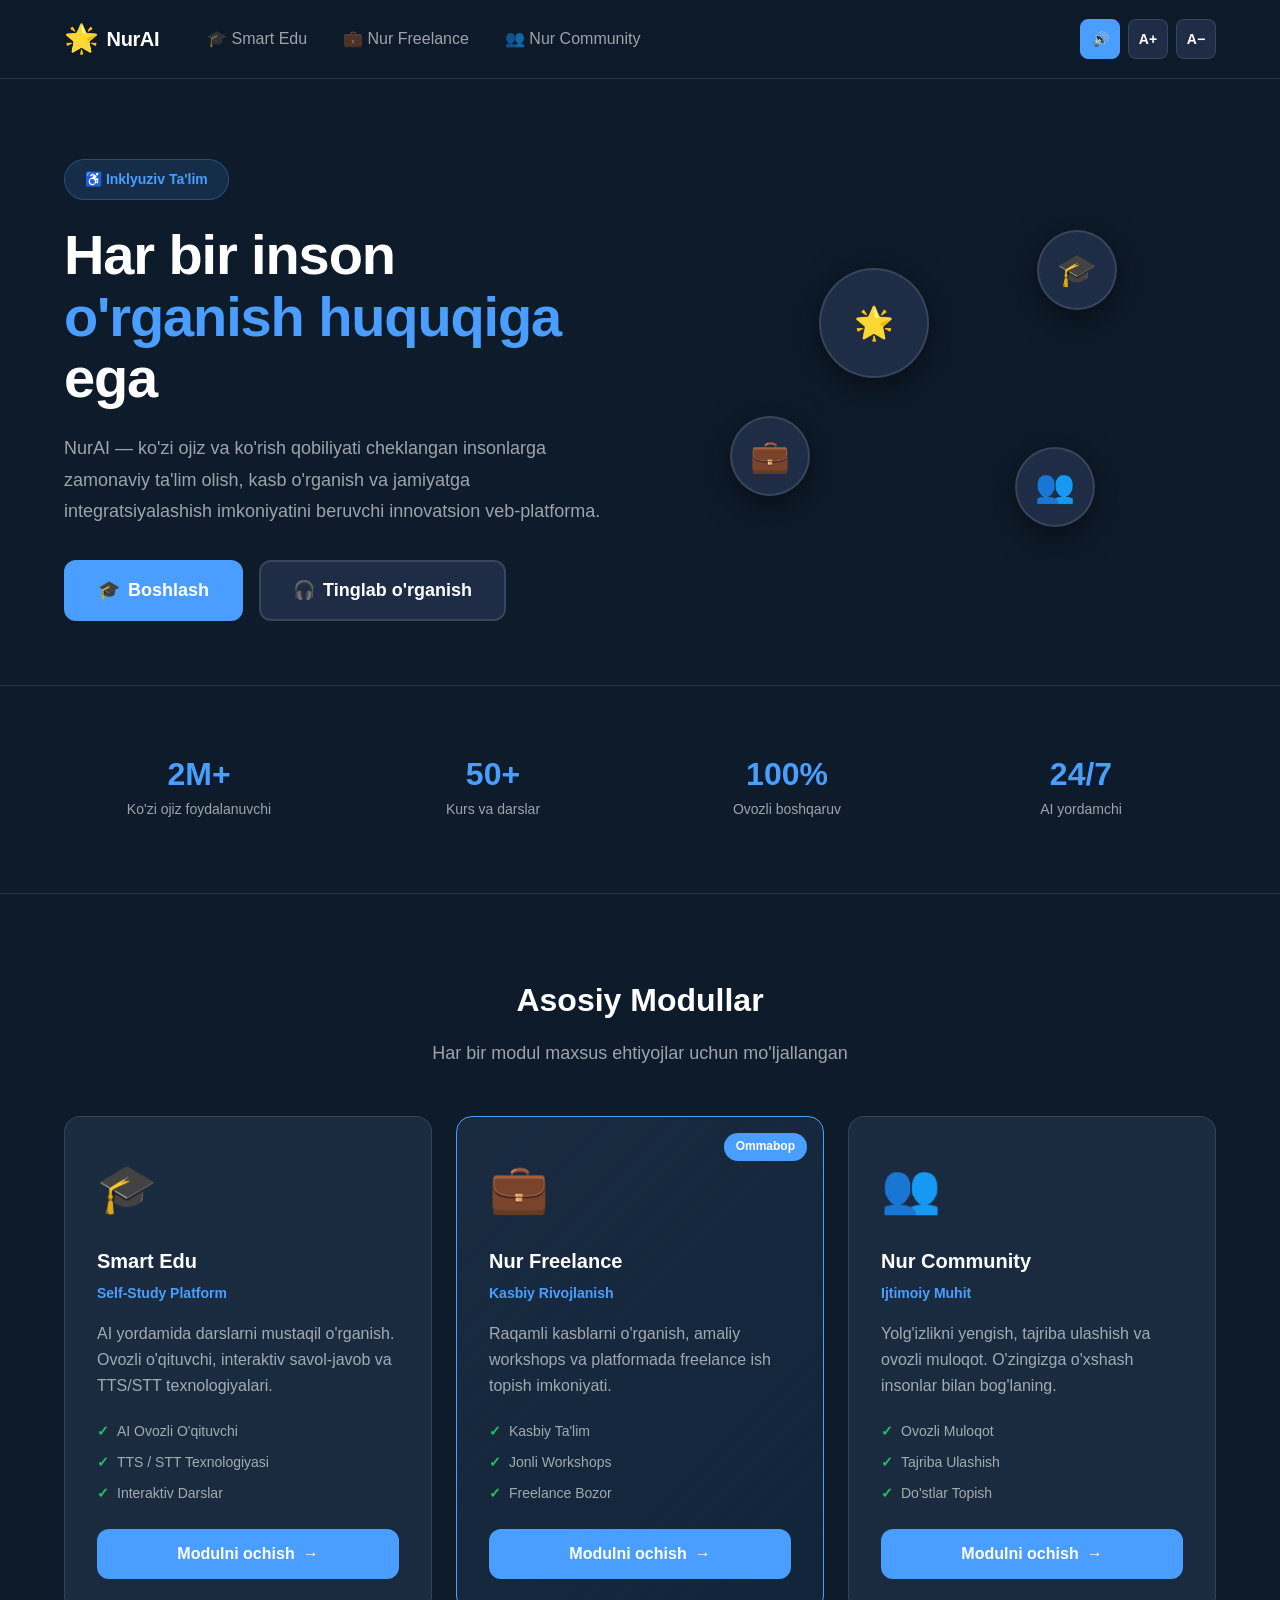
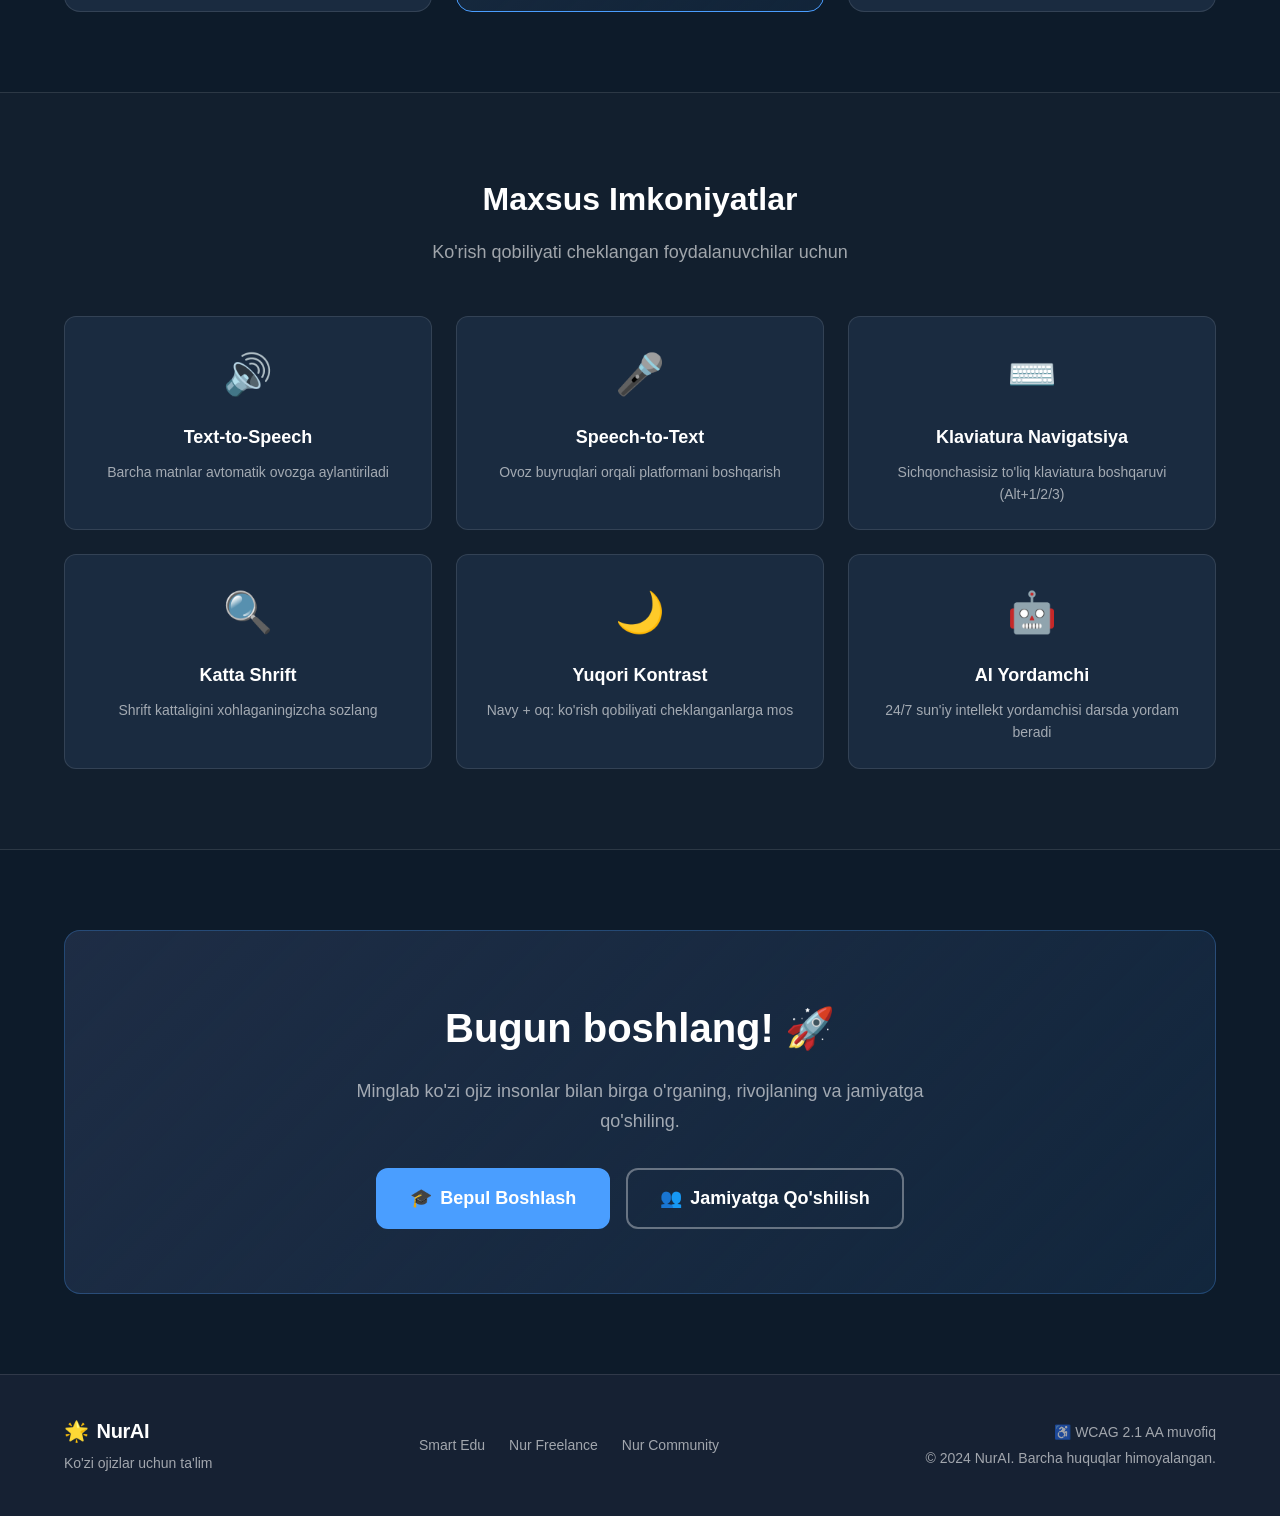
<file: index.html>
<!DOCTYPE html>
<html lang="uz" dir="ltr">
<head>
  <meta charset="UTF-8">
  <meta name="viewport" content="width=device-width, initial-scale=1.0">
  <meta name="description"
        content="NurAI — ko'zi ojiz va ko'rish qobiliyati cheklangan insonlarga zamonaviy ta'lim olish imkoniyatini beruvchi AI platformasi.">
  <title>NurAI 🌟 — Inklyuziv Ta'lim Platformasi</title>
  <link rel="stylesheet" href="css/style.css">
</head>
<body>

<!-- Skip navigation -->
<a class="skip-link" href="#main">Asosiy tarkibga o'tish</a>

<!-- ══ HEADER ══════════════════════════════════════════ -->
<header class="header" role="banner">
  <div class="container">
    <div class="header__inner">
      <a href="index.html" class="logo" aria-label="NurAI — bosh sahifa">
        <span class="logo__icon" aria-hidden="true">🌟</span>
        <span>NurAI</span>
      </a>

      <nav class="nav" role="navigation" aria-label="Asosiy navigatsiya">
        <ul class="nav__list">
          <li><a href="pages/smart-edu.html"      class="nav__link">🎓 Smart Edu</a></li>
          <li><a href="pages/nur-freelance.html"   class="nav__link">💼 Nur Freelance</a></li>
          <li><a href="pages/nur-community.html"   class="nav__link">👥 Nur Community</a></li>
        </ul>
      </nav>

      <div class="header__controls">
        <button class="btn-icon" id="tts-toggle"
                aria-label="Ovozli o'qishni yoqish / o'chirish"
                aria-pressed="true" title="TTS (Alt+T)">🔊</button>
        <button class="btn-icon" id="font-increase"
                aria-label="Shriftni kattalashtirish" title="Shrift+">A+</button>
        <button class="btn-icon" id="font-decrease"
                aria-label="Shriftni kichiklashtirish" title="Shrift−">A−</button>
        <button class="btn-icon menu-btn" id="menu-toggle"
                aria-label="Menyu" aria-expanded="false">☰</button>
      </div>
    </div>
  </div>
</header>

<!-- ══ MAIN ════════════════════════════════════════════ -->
<main id="main" role="main">

  <!-- HERO -->
  <section class="hero" aria-labelledby="hero-title">
    <div class="container">
      <div class="hero__content">
        <div class="hero__badge" aria-hidden="true">♿ Inklyuziv Ta'lim</div>

        <h1 id="hero-title" class="hero__title">
          Har bir inson<br>
          <span class="text-accent">o'rganish huquqiga</span><br>
          ega
        </h1>

        <p class="hero__desc">
          NurAI — ko'zi ojiz va ko'rish qobiliyati cheklangan insonlarga zamonaviy
          ta'lim olish, kasb o'rganish va jamiyatga integratsiyalashish imkoniyatini
          beruvchi innovatsion veb-platforma.
        </p>

        <div class="hero__actions">
          <a href="pages/smart-edu.html" class="btn btn--primary btn--lg">
            <span aria-hidden="true">🎓</span> Boshlash
          </a>
          <button class="btn btn--secondary btn--lg" id="hero-listen"
                  aria-label="Bu sahifani ovozda eshittirish">
            <span aria-hidden="true">🎧</span> Tinglab o'rganish
          </button>
        </div>
      </div>

      <div class="hero__visual" aria-hidden="true">
        <div class="hero__orb hero__orb--0">🌟</div>
        <div class="hero__orb hero__orb--1">🎓</div>
        <div class="hero__orb hero__orb--2">💼</div>
        <div class="hero__orb hero__orb--3">👥</div>
      </div>
    </div>
  </section>

  <!-- STATS -->
  <section class="stats" aria-label="Platforma statistikasi">
    <div class="container">
      <div class="stats__grid">
        <div class="stat-card">
          <span class="stat-card__num">2M+</span>
          <span class="stat-card__label">Ko'zi ojiz foydalanuvchi</span>
        </div>
        <div class="stat-card">
          <span class="stat-card__num">50+</span>
          <span class="stat-card__label">Kurs va darslar</span>
        </div>
        <div class="stat-card">
          <span class="stat-card__num">100%</span>
          <span class="stat-card__label">Ovozli boshqaruv</span>
        </div>
        <div class="stat-card">
          <span class="stat-card__num">24/7</span>
          <span class="stat-card__label">AI yordamchi</span>
        </div>
      </div>
    </div>
  </section>

  <!-- MODULES -->
  <section class="modules" aria-labelledby="modules-title">
    <div class="container">
      <div class="section-header">
        <h2 id="modules-title" class="section-title">Asosiy Modullar</h2>
        <p class="section-subtitle">Har bir modul maxsus ehtiyojlar uchun mo'ljallangan</p>
      </div>

      <div class="modules__grid">

        <!-- Smart Edu -->
        <article class="module-card" aria-labelledby="mc-edu">
          <div class="module-card__icon" aria-hidden="true">🎓</div>
          <h3 id="mc-edu" class="module-card__title">Smart Edu</h3>
          <p class="module-card__sub">Self-Study Platform</p>
          <p class="module-card__desc">
            AI yordamida darslarni mustaqil o'rganish. Ovozli o'qituvchi,
            interaktiv savol-javob va TTS/STT texnologiyalari.
          </p>
          <ul class="module-card__features" aria-label="Xususiyatlar">
            <li><span class="chk" aria-hidden="true">✓</span> AI Ovozli O'qituvchi</li>
            <li><span class="chk" aria-hidden="true">✓</span> TTS / STT Texnologiyasi</li>
            <li><span class="chk" aria-hidden="true">✓</span> Interaktiv Darslar</li>
          </ul>
          <a href="pages/smart-edu.html" class="btn btn--primary module-card__btn">
            Modulni ochish <span aria-hidden="true">→</span>
          </a>
        </article>

        <!-- Nur Freelance -->
        <article class="module-card module-card--featured" aria-labelledby="mc-free">
          <div class="module-card__badge" aria-label="Ommabop">Ommabop</div>
          <div class="module-card__icon" aria-hidden="true">💼</div>
          <h3 id="mc-free" class="module-card__title">Nur Freelance</h3>
          <p class="module-card__sub">Kasbiy Rivojlanish</p>
          <p class="module-card__desc">
            Raqamli kasblarni o'rganish, amaliy workshops va
            platformada freelance ish topish imkoniyati.
          </p>
          <ul class="module-card__features" aria-label="Xususiyatlar">
            <li><span class="chk" aria-hidden="true">✓</span> Kasbiy Ta'lim</li>
            <li><span class="chk" aria-hidden="true">✓</span> Jonli Workshops</li>
            <li><span class="chk" aria-hidden="true">✓</span> Freelance Bozor</li>
          </ul>
          <a href="pages/nur-freelance.html" class="btn btn--primary module-card__btn">
            Modulni ochish <span aria-hidden="true">→</span>
          </a>
        </article>

        <!-- Nur Community -->
        <article class="module-card" aria-labelledby="mc-comm">
          <div class="module-card__icon" aria-hidden="true">👥</div>
          <h3 id="mc-comm" class="module-card__title">Nur Community</h3>
          <p class="module-card__sub">Ijtimoiy Muhit</p>
          <p class="module-card__desc">
            Yolg'izlikni yengish, tajriba ulashish va ovozli muloqot.
            O'zingizga o'xshash insonlar bilan bog'laning.
          </p>
          <ul class="module-card__features" aria-label="Xususiyatlar">
            <li><span class="chk" aria-hidden="true">✓</span> Ovozli Muloqot</li>
            <li><span class="chk" aria-hidden="true">✓</span> Tajriba Ulashish</li>
            <li><span class="chk" aria-hidden="true">✓</span> Do'stlar Topish</li>
          </ul>
          <a href="pages/nur-community.html" class="btn btn--primary module-card__btn">
            Modulni ochish <span aria-hidden="true">→</span>
          </a>
        </article>

      </div>
    </div>
  </section>

  <!-- FEATURES -->
  <section class="features" aria-labelledby="features-title">
    <div class="container">
      <div class="section-header">
        <h2 id="features-title" class="section-title">Maxsus Imkoniyatlar</h2>
        <p class="section-subtitle">Ko'rish qobiliyati cheklangan foydalanuvchilar uchun</p>
      </div>

      <div class="features__grid">
        <div class="feature-item">
          <span class="feature-item__icon" aria-hidden="true">🔊</span>
          <h3 class="feature-item__title">Text-to-Speech</h3>
          <p class="feature-item__desc">Barcha matnlar avtomatik ovozga aylantiriladi</p>
        </div>
        <div class="feature-item">
          <span class="feature-item__icon" aria-hidden="true">🎤</span>
          <h3 class="feature-item__title">Speech-to-Text</h3>
          <p class="feature-item__desc">Ovoz buyruqlari orqali platformani boshqarish</p>
        </div>
        <div class="feature-item">
          <span class="feature-item__icon" aria-hidden="true">⌨️</span>
          <h3 class="feature-item__title">Klaviatura Navigatsiya</h3>
          <p class="feature-item__desc">Sichqonchasisiz to'liq klaviatura boshqaruvi (Alt+1/2/3)</p>
        </div>
        <div class="feature-item">
          <span class="feature-item__icon" aria-hidden="true">🔍</span>
          <h3 class="feature-item__title">Katta Shrift</h3>
          <p class="feature-item__desc">Shrift kattaligini xohlaganingizcha sozlang</p>
        </div>
        <div class="feature-item">
          <span class="feature-item__icon" aria-hidden="true">🌙</span>
          <h3 class="feature-item__title">Yuqori Kontrast</h3>
          <p class="feature-item__desc">Navy + oq: ko'rish qobiliyati cheklanganlarga mos</p>
        </div>
        <div class="feature-item">
          <span class="feature-item__icon" aria-hidden="true">🤖</span>
          <h3 class="feature-item__title">AI Yordamchi</h3>
          <p class="feature-item__desc">24/7 sun'iy intellekt yordamchisi darsda yordam beradi</p>
        </div>
      </div>
    </div>
  </section>

  <!-- CTA -->
  <section class="cta" aria-labelledby="cta-title">
    <div class="container">
      <div class="cta__inner">
        <h2 id="cta-title" class="cta__title">Bugun boshlang! 🚀</h2>
        <p class="cta__desc">
          Minglab ko'zi ojiz insonlar bilan birga o'rganing, rivojlaning
          va jamiyatga qo'shiling.
        </p>
        <div class="cta__actions">
          <a href="pages/smart-edu.html" class="btn btn--primary btn--lg">
            <span aria-hidden="true">🎓</span> Bepul Boshlash
          </a>
          <a href="pages/nur-community.html" class="btn btn--outline btn--lg">
            <span aria-hidden="true">👥</span> Jamiyatga Qo'shilish
          </a>
        </div>
      </div>
    </div>
  </section>

</main>

<!-- ══ FOOTER ══════════════════════════════════════════ -->
<footer class="footer" role="contentinfo">
  <div class="container">
    <div class="footer__inner">
      <div class="footer__brand">
        <a href="index.html" class="logo" aria-label="NurAI bosh sahifa">
          <span aria-hidden="true">🌟</span> NurAI
        </a>
        <p class="footer__tagline">Ko'zi ojizlar uchun ta'lim</p>
      </div>
      <nav class="footer__nav" aria-label="Footer navigatsiya">
        <ul>
          <li><a href="pages/smart-edu.html">Smart Edu</a></li>
          <li><a href="pages/nur-freelance.html">Nur Freelance</a></li>
          <li><a href="pages/nur-community.html">Nur Community</a></li>
        </ul>
      </nav>
      <div class="footer__info">
        <p>♿ WCAG 2.1 AA muvofiq</p>
        <p>&copy; 2024 NurAI. Barcha huquqlar himoyalangan.</p>
      </div>
    </div>
  </div>
</footer>

<!-- ══ TTS STATUS BAR ══════════════════════════════════ -->
<div class="tts-bar" id="tts-bar" role="status" aria-live="polite" aria-atomic="true" hidden>
  <div class="container">
    <div class="tts-bar__inner">
      <span class="tts-bar__icon" aria-hidden="true">🔊</span>
      <span class="tts-bar__text" id="tts-bar-text">O'qilmoqda…</span>
      <button class="tts-bar__stop" id="tts-bar-stop" aria-label="O'qishni to'xtatish">
        ⏹ To'xtatish
      </button>
    </div>
  </div>
</div>

<script src="js/speech.js"></script>
<script src="js/app.js"></script>
</body>
</html>
</file>
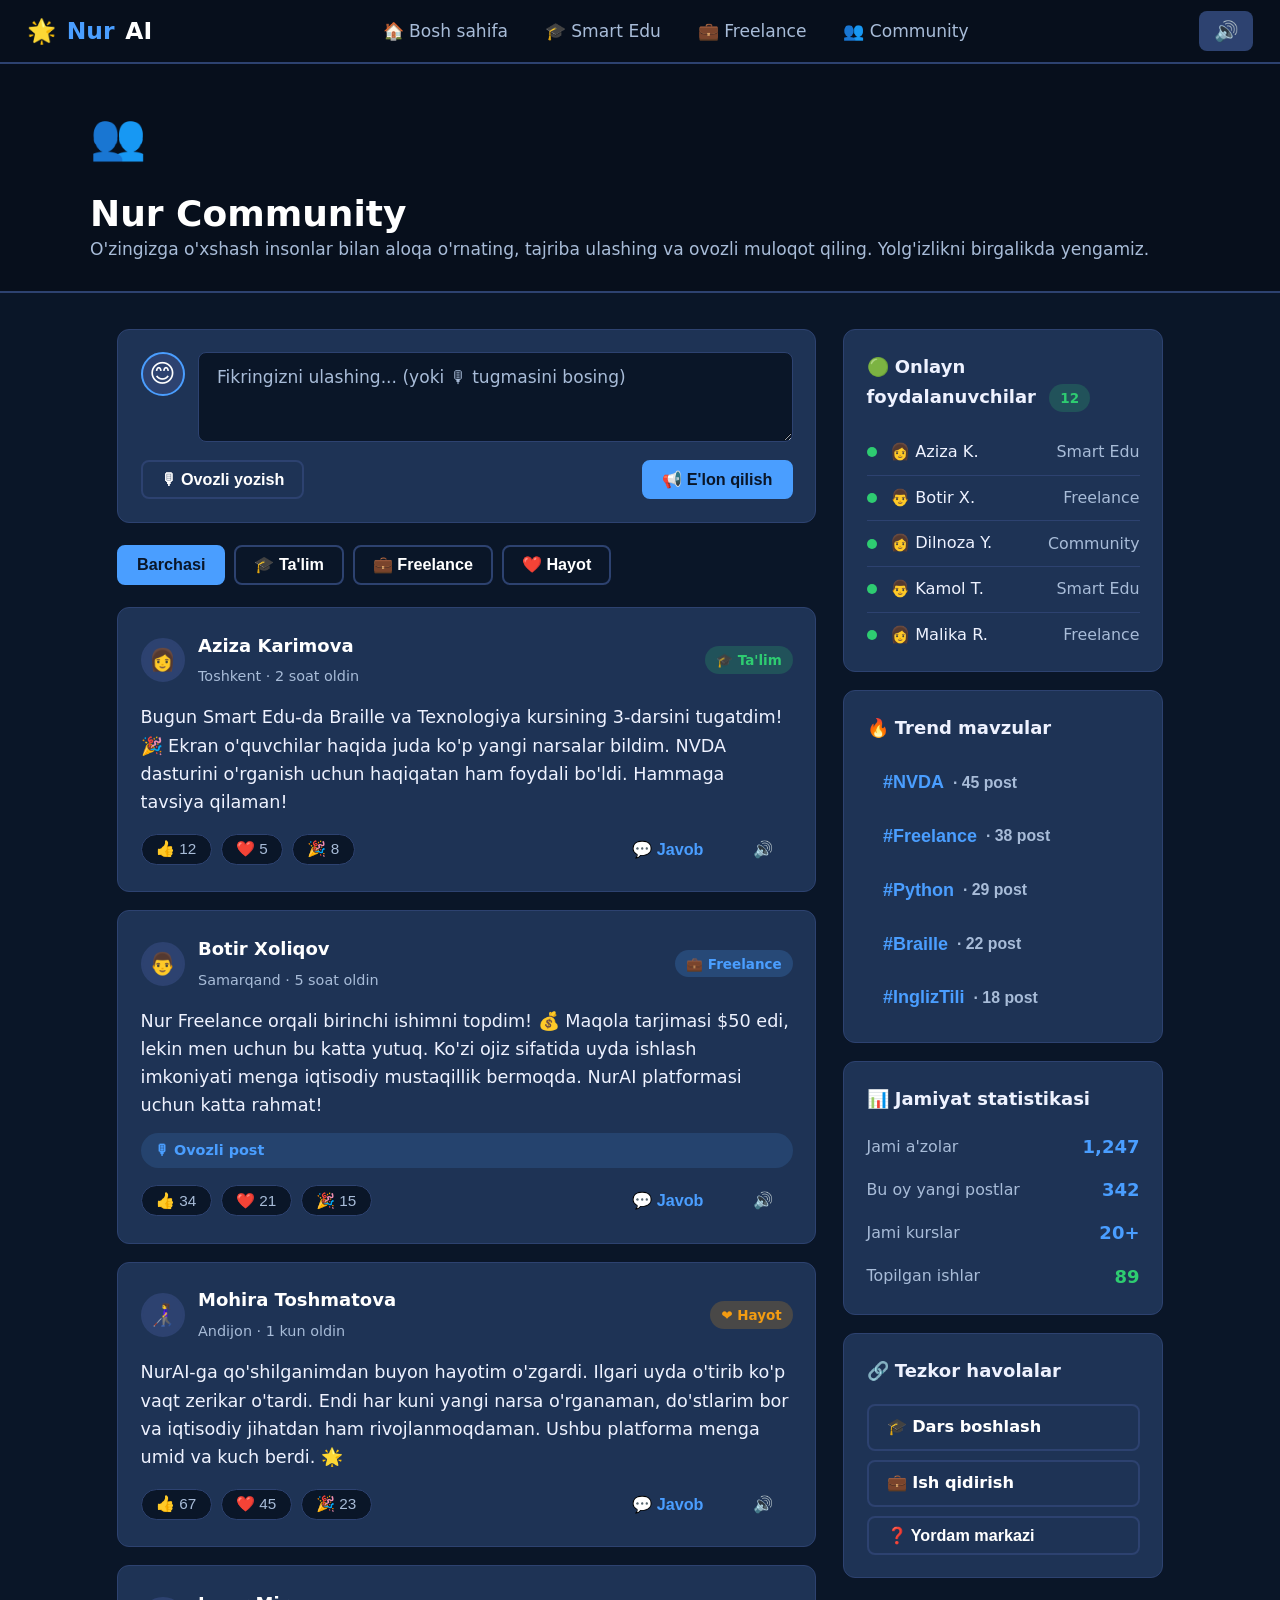
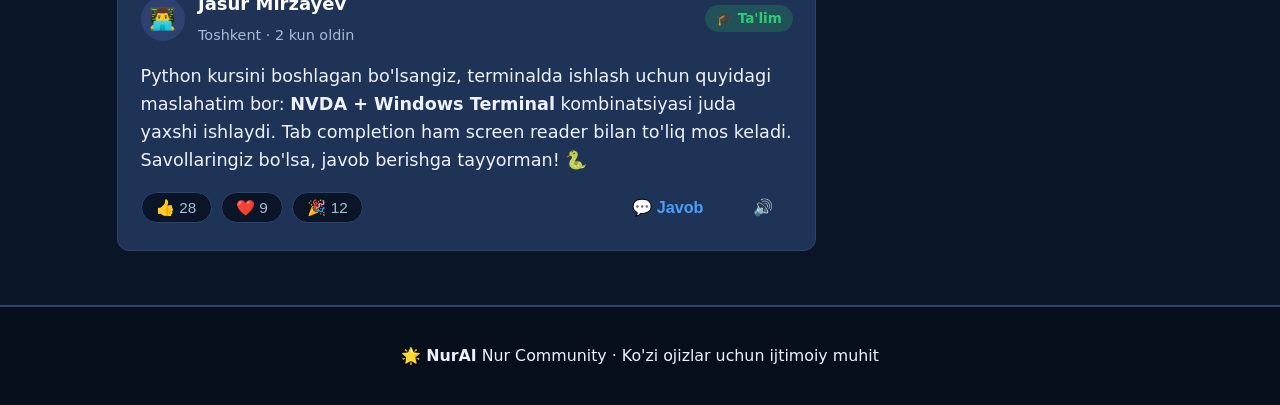
<file: community.html>
<!DOCTYPE html>
<html lang="uz" dir="ltr">
<head>
  <meta charset="UTF-8" />
  <meta name="viewport" content="width=device-width, initial-scale=1.0" />
  <meta name="description" content="Nur Community — ko'zi ojizlar uchun ijtimoiy muhit va ovozli muloqot." />
  <title>👥 Nur Community — NurAI</title>
  <link rel="stylesheet" href="css/styles.css" />
</head>
<body>

  <a class="skip-link" href="#main-content">Asosiy kontentga o'tish</a>

  <nav class="nav" aria-label="Asosiy navigatsiya">
    <a class="nav-brand" href="index.html" aria-label="NurAI bosh sahifasi">🌟 <span>Nur</span>AI</a>
    <ul class="nav-links" role="list">
      <li><a href="index.html">🏠 Bosh sahifa</a></li>
      <li><a href="smart-edu.html">🎓 Smart Edu</a></li>
      <li><a href="freelance.html">💼 Freelance</a></li>
      <li><a href="community.html">👥 Community</a></li>
    </ul>
    <button class="nav-tts-btn" id="nav-tts-btn"
            aria-label="Sahifani o'qib bering (Alt+R)"
            title="Sahifani o'qib bering (Alt+R)">🔊</button>
  </nav>

  <main id="main-content">

    <header class="page-header">
      <div class="page-header-inner">
        <span class="page-header-icon" aria-hidden="true">👥</span>
        <div class="page-header-text">
          <h1>Nur Community</h1>
          <p>
            O'zingizga o'xshash insonlar bilan aloqa o'rnating, tajriba ulashing
            va ovozli muloqot qiling. Yolg'izlikni birgalikda yengamiz.
          </p>
        </div>
      </div>
    </header>

    <div class="page-body">

      <div class="community-layout">

        <!-- Main Feed -->
        <div>

          <!-- Post Composer -->
          <section class="post-composer" aria-labelledby="composer-heading">
            <h2 id="composer-heading" class="sr-only">Yangi post yozish</h2>

            <div style="display:flex; align-items:flex-start; gap:0.75rem;">
              <div class="post-avatar" aria-hidden="true" style="font-size:1.4rem; border-color:var(--accent);">
                😊
              </div>
              <textarea class="post-textarea" id="post-textarea"
                        placeholder="Fikringizni ulashing... (yoki 🎙 tugmasini bosing)"
                        aria-label="Post matni kiritish maydoni"
                        rows="3"></textarea>
            </div>

            <div id="stt-compose-indicator" class="hidden" aria-live="polite">
              <div style="display:flex; align-items:center; gap:0.75rem; padding:0.4rem 0;">
                <div class="voice-wave" aria-hidden="true">
                  <span></span><span></span><span></span><span></span><span></span>
                </div>
                <span class="text-sm text-accent">Tinglayapman... ovozingizni eshitayapman</span>
              </div>
            </div>

            <div class="post-actions-row">
              <div class="post-tools" role="group" aria-label="Post vositalari">
                <button class="btn btn-outline btn-sm mic-btn" id="stt-compose-btn"
                        aria-label="Ovozli post yozish (Alt+S)"
                        title="Ovozli xabar (Alt+S)">
                  🎙 Ovozli yozish
                </button>
              </div>
              <button class="btn btn-primary btn-sm" id="submit-post-btn"
                      aria-label="Postni e'lon qilish">
                📢 E'lon qilish
              </button>
            </div>
          </section>

          <!-- Feed Filter -->
          <div role="group" aria-label="Lenta filtri"
               style="display:flex; gap:0.5rem; margin-bottom:1.25rem; flex-wrap:wrap;">
            <button class="btn btn-primary btn-sm feed-filter active" data-filter="all"
                    aria-pressed="true">Barchasi</button>
            <button class="btn btn-outline btn-sm feed-filter" data-filter="edu"
                    aria-pressed="false">🎓 Ta'lim</button>
            <button class="btn btn-outline btn-sm feed-filter" data-filter="freelance"
                    aria-pressed="false">💼 Freelance</button>
            <button class="btn btn-outline btn-sm feed-filter" data-filter="life"
                    aria-pressed="false">❤️ Hayot</button>
          </div>

          <!-- Posts Feed -->
          <section aria-label="Hamjamiyat lentatasi" aria-live="polite" id="posts-feed">

            <!-- Post 1 -->
            <article class="community-post" tabindex="0"
                     aria-label="Aziza Karimova postini o'qish">
              <div class="post-author">
                <div class="post-avatar" aria-hidden="true">👩</div>
                <div class="post-author-info">
                  <h4>Aziza Karimova</h4>
                  <span>Toshkent · 2 soat oldin</span>
                </div>
                <span class="badge badge-green" style="margin-left:auto;">🎓 Ta'lim</span>
              </div>
              <p class="post-body">
                Bugun Smart Edu-da Braille va Texnologiya kursining 3-darsini tugatdim! 🎉
                Ekran o'quvchilar haqida juda ko'p yangi narsalar bildim. NVDA dasturini
                o'rganish uchun haqiqatan ham foydali bo'ldi. Hammaga tavsiya qilaman!
              </p>
              <div class="post-footer">
                <button class="reaction-btn" data-reaction="like"
                        aria-label="Yoqdi — 12 ta">👍 12</button>
                <button class="reaction-btn" data-reaction="heart"
                        aria-label="Sevdim — 5 ta">❤️ 5</button>
                <button class="reaction-btn" data-reaction="celebrate"
                        aria-label="Tabriklash — 8 ta">🎉 8</button>
                <button class="btn btn-ghost btn-sm" onclick="replyPost(this)"
                        style="margin-left:auto;"
                        aria-label="Bu postga javob yozish">
                  💬 Javob
                </button>
                <button class="btn btn-ghost btn-sm" onclick="readPost(this)"
                        aria-label="Bu postni ovoz bilan eshitish">🔊</button>
              </div>
            </article>

            <!-- Post 2 -->
            <article class="community-post" tabindex="0"
                     aria-label="Botir Xoliqov postini o'qish">
              <div class="post-author">
                <div class="post-avatar" aria-hidden="true">👨</div>
                <div class="post-author-info">
                  <h4>Botir Xoliqov</h4>
                  <span>Samarqand · 5 soat oldin</span>
                </div>
                <span class="badge badge-blue" style="margin-left:auto;">💼 Freelance</span>
              </div>
              <p class="post-body">
                Nur Freelance orqali birinchi ishimni topdim! 💰 Maqola tarjimasi $50 edi,
                lekin men uchun bu katta yutuq. Ko'zi ojiz sifatida uyda ishlash imkoniyati
                menga iqtisodiy mustaqillik bermoqda. NurAI platformasi uchun katta rahmat!
              </p>
              <span class="post-voice-badge" aria-label="Bu post ovoz orqali yozilgan">
                🎙 Ovozli post
              </span>
              <div class="post-footer">
                <button class="reaction-btn" data-reaction="like"
                        aria-label="Yoqdi — 34 ta">👍 34</button>
                <button class="reaction-btn" data-reaction="heart"
                        aria-label="Sevdim — 21 ta">❤️ 21</button>
                <button class="reaction-btn" data-reaction="celebrate"
                        aria-label="Tabriklash — 15 ta">🎉 15</button>
                <button class="btn btn-ghost btn-sm" onclick="replyPost(this)"
                        style="margin-left:auto;"
                        aria-label="Bu postga javob yozish">
                  💬 Javob
                </button>
                <button class="btn btn-ghost btn-sm" onclick="readPost(this)"
                        aria-label="Bu postni ovoz bilan eshitish">🔊</button>
              </div>
            </article>

            <!-- Post 3 -->
            <article class="community-post" tabindex="0"
                     aria-label="Mohira Toshmatova postini o'qish">
              <div class="post-author">
                <div class="post-avatar" aria-hidden="true">👩‍🦯</div>
                <div class="post-author-info">
                  <h4>Mohira Toshmatova</h4>
                  <span>Andijon · 1 kun oldin</span>
                </div>
                <span class="badge badge-orange" style="margin-left:auto;">❤️ Hayot</span>
              </div>
              <p class="post-body">
                NurAI-ga qo'shilganimdan buyon hayotim o'zgardi. Ilgari uyda o'tirib ko'p
                vaqt zerikar o'tardi. Endi har kuni yangi narsa o'rganaman, do'stlarim bor
                va iqtisodiy jihatdan ham rivojlanmoqdaman. Ushbu platforma menga umid va
                kuch berdi. 🌟
              </p>
              <div class="post-footer">
                <button class="reaction-btn" data-reaction="like"
                        aria-label="Yoqdi — 67 ta">👍 67</button>
                <button class="reaction-btn" data-reaction="heart"
                        aria-label="Sevdim — 45 ta">❤️ 45</button>
                <button class="reaction-btn" data-reaction="celebrate"
                        aria-label="Tabriklash — 23 ta">🎉 23</button>
                <button class="btn btn-ghost btn-sm" onclick="replyPost(this)"
                        style="margin-left:auto;"
                        aria-label="Bu postga javob yozish">
                  💬 Javob
                </button>
                <button class="btn btn-ghost btn-sm" onclick="readPost(this)"
                        aria-label="Bu postni ovoz bilan eshitish">🔊</button>
              </div>
            </article>

            <!-- Post 4 -->
            <article class="community-post" tabindex="0"
                     aria-label="Jasur Mirzayev postini o'qish">
              <div class="post-author">
                <div class="post-avatar" aria-hidden="true">👨‍💻</div>
                <div class="post-author-info">
                  <h4>Jasur Mirzayev</h4>
                  <span>Toshkent · 2 kun oldin</span>
                </div>
                <span class="badge badge-green" style="margin-left:auto;">🎓 Ta'lim</span>
              </div>
              <p class="post-body">
                Python kursini boshlagan bo'lsangiz, terminalda ishlash uchun
                quyidagi maslahatim bor: <strong>NVDA + Windows Terminal</strong>
                kombinatsiyasi juda yaxshi ishlaydi. Tab completion ham screen reader bilan
                to'liq mos keladi. Savollaringiz bo'lsa, javob berishga tayyorman! 🐍
              </p>
              <div class="post-footer">
                <button class="reaction-btn" data-reaction="like"
                        aria-label="Yoqdi — 28 ta">👍 28</button>
                <button class="reaction-btn" data-reaction="heart"
                        aria-label="Sevdim — 9 ta">❤️ 9</button>
                <button class="reaction-btn" data-reaction="celebrate"
                        aria-label="Tabriklash — 12 ta">🎉 12</button>
                <button class="btn btn-ghost btn-sm" onclick="replyPost(this)"
                        style="margin-left:auto;"
                        aria-label="Bu postga javob yozish">
                  💬 Javob
                </button>
                <button class="btn btn-ghost btn-sm" onclick="readPost(this)"
                        aria-label="Bu postni ovoz bilan eshitish">🔊</button>
              </div>
            </article>

          </section><!-- #posts-feed -->

        </div><!-- main feed -->

        <!-- Sidebar -->
        <aside aria-label="Yon panel">

          <!-- Online Users -->
          <div class="sidebar-widget" aria-labelledby="online-heading">
            <h3 id="online-heading">🟢 Onlayn foydalanuvchilar
              <span class="badge badge-green" style="margin-left:0.4rem;"
                    id="online-count" aria-live="polite">12</span>
            </h3>
            <div role="list" aria-label="Onlayn foydalanuvchilar">
              <div class="online-user" role="listitem">
                <div class="online-dot" aria-hidden="true"></div>
                <span class="online-name">👩 Aziza K.</span>
                <span class="text-muted text-sm" style="margin-left:auto;">Smart Edu</span>
              </div>
              <div class="online-user" role="listitem">
                <div class="online-dot" aria-hidden="true"></div>
                <span class="online-name">👨 Botir X.</span>
                <span class="text-muted text-sm" style="margin-left:auto;">Freelance</span>
              </div>
              <div class="online-user" role="listitem">
                <div class="online-dot" aria-hidden="true"></div>
                <span class="online-name">👩 Dilnoza Y.</span>
                <span class="text-muted text-sm" style="margin-left:auto;">Community</span>
              </div>
              <div class="online-user" role="listitem">
                <div class="online-dot" aria-hidden="true"></div>
                <span class="online-name">👨 Kamol T.</span>
                <span class="text-muted text-sm" style="margin-left:auto;">Smart Edu</span>
              </div>
              <div class="online-user" role="listitem">
                <div class="online-dot" aria-hidden="true"></div>
                <span class="online-name">👩 Malika R.</span>
                <span class="text-muted text-sm" style="margin-left:auto;">Freelance</span>
              </div>
            </div>
          </div>

          <!-- Trending Topics -->
          <div class="sidebar-widget" aria-labelledby="trending-heading">
            <h3 id="trending-heading">🔥 Trend mavzular</h3>
            <div style="display:flex; flex-direction:column; gap:0.6rem;">
              <button class="btn btn-ghost" style="justify-content:flex-start; text-align:left;"
                      onclick="filterByTopic('NVDA')"
                      aria-label="NVDA mavzusidagi postlarni ko'rish">
                #NVDA <span class="text-muted text-sm">· 45 post</span>
              </button>
              <button class="btn btn-ghost" style="justify-content:flex-start; text-align:left;"
                      onclick="filterByTopic('Freelance')"
                      aria-label="Freelance mavzusidagi postlarni ko'rish">
                #Freelance <span class="text-muted text-sm">· 38 post</span>
              </button>
              <button class="btn btn-ghost" style="justify-content:flex-start; text-align:left;"
                      onclick="filterByTopic('Python')"
                      aria-label="Python mavzusidagi postlarni ko'rish">
                #Python <span class="text-muted text-sm">· 29 post</span>
              </button>
              <button class="btn btn-ghost" style="justify-content:flex-start; text-align:left;"
                      onclick="filterByTopic('Braille')"
                      aria-label="Braille mavzusidagi postlarni ko'rish">
                #Braille <span class="text-muted text-sm">· 22 post</span>
              </button>
              <button class="btn btn-ghost" style="justify-content:flex-start; text-align:left;"
                      onclick="filterByTopic('Ingliz')"
                      aria-label="Ingliz tili mavzusidagi postlarni ko'rish">
                #InglizTili <span class="text-muted text-sm">· 18 post</span>
              </button>
            </div>
          </div>

          <!-- Stats Widget -->
          <div class="sidebar-widget" aria-labelledby="stats-widget-heading">
            <h3 id="stats-widget-heading">📊 Jamiyat statistikasi</h3>
            <div style="display:flex; flex-direction:column; gap:0.75rem;">
              <div style="display:flex; justify-content:space-between; align-items:center;">
                <span class="text-muted text-sm">Jami a'zolar</span>
                <span style="font-weight:700; color:var(--accent);">1,247</span>
              </div>
              <div style="display:flex; justify-content:space-between; align-items:center;">
                <span class="text-muted text-sm">Bu oy yangi postlar</span>
                <span style="font-weight:700; color:var(--accent);">342</span>
              </div>
              <div style="display:flex; justify-content:space-between; align-items:center;">
                <span class="text-muted text-sm">Jami kurslar</span>
                <span style="font-weight:700; color:var(--accent);">20+</span>
              </div>
              <div style="display:flex; justify-content:space-between; align-items:center;">
                <span class="text-muted text-sm">Topilgan ishlar</span>
                <span style="font-weight:700; color:var(--success);">89</span>
              </div>
            </div>
          </div>

          <!-- Quick Links -->
          <div class="sidebar-widget" aria-labelledby="quick-links-heading">
            <h3 id="quick-links-heading">🔗 Tezkor havolalar</h3>
            <div style="display:flex; flex-direction:column; gap:0.5rem;">
              <a href="smart-edu.html" class="btn btn-outline btn-sm w-full"
                 style="justify-content:flex-start;">
                🎓 Dars boshlash
              </a>
              <a href="freelance.html" class="btn btn-outline btn-sm w-full"
                 style="justify-content:flex-start;">
                💼 Ish qidirish
              </a>
              <button class="btn btn-outline btn-sm w-full" style="justify-content:flex-start;"
                      onclick="showToast('Yordam markazi tez orada ochiladi!', 'info')">
                ❓ Yordam markazi
              </button>
            </div>
          </div>

        </aside>
      </div><!-- .community-layout -->
    </div><!-- .page-body -->
  </main>

  <footer class="footer" role="contentinfo">
    <p>🌟 <strong>NurAI</strong> Nur Community · Ko'zi ojizlar uchun ijtimoiy muhit</p>
  </footer>

  <script src="js/speech.js"></script>
  <script src="js/app.js"></script>
  <script>
  (function () {

    /* ---- Post submission ---- */
    const postTextarea   = document.getElementById('post-textarea');
    const submitPostBtn  = document.getElementById('submit-post-btn');
    const postsFeed      = document.getElementById('posts-feed');
    const sttComposeBtn  = document.getElementById('stt-compose-btn');
    const sttIndicator   = document.getElementById('stt-compose-indicator');

    const avatars  = ['😊', '👨', '👩', '🧑', '👴', '👵', '🧔', '👩‍💻', '👨‍🦯', '👩‍🦯'];
    const names    = ['Siz', 'Yangi A\'zo'];
    let isVoicePost = false;

    submitPostBtn.addEventListener('click', () => {
      const text = postTextarea.value.trim();
      if (!text) {
        showToast('Post matni bo\'sh bo\'lmasin!', 'warning');
        postTextarea.focus();
        return;
      }
      addPost(text, 'Siz', avatars[0], isVoicePost);
      postTextarea.value = '';
      isVoicePost = false;
      showToast('✅ Postingiz e\'lon qilindi!', 'success');
    });

    function addPost(text, authorName, avatar, isVoice) {
      const article = document.createElement('article');
      article.className = 'community-post';
      article.setAttribute('tabindex', '0');
      article.setAttribute('aria-label', `${authorName} postini o\'qish`);

      const categories = ['🎓 Ta\'lim', '💼 Freelance', '❤️ Hayot'];
      const catClass   = ['badge-green', 'badge-blue', 'badge-orange'];
      const catIdx     = Math.floor(Math.random() * 3);

      article.innerHTML = `
        <div class="post-author">
          <div class="post-avatar" aria-hidden="true">${avatar}</div>
          <div class="post-author-info">
            <h4>${authorName}</h4>
            <span>Hozir</span>
          </div>
          <span class="badge ${catClass[catIdx]}" style="margin-left:auto;">
            ${categories[catIdx]}
          </span>
        </div>
        <p class="post-body">${escapeHtml(text)}</p>
        ${isVoice ? '<span class="post-voice-badge" aria-label="Bu post ovoz orqali yozilgan">🎙 Ovozli post</span>' : ''}
        <div class="post-footer">
          <button class="reaction-btn" data-reaction="like" aria-label="Yoqdi — 0 ta">👍 0</button>
          <button class="reaction-btn" data-reaction="heart" aria-label="Sevdim — 0 ta">❤️ 0</button>
          <button class="reaction-btn" data-reaction="celebrate" aria-label="Tabriklash — 0 ta">🎉 0</button>
          <button class="btn btn-ghost btn-sm" onclick="replyPost(this)"
                  style="margin-left:auto;" aria-label="Bu postga javob yozish">💬 Javob</button>
          <button class="btn btn-ghost btn-sm" onclick="readPost(this)"
                  aria-label="Bu postni ovoz bilan eshitish">🔊</button>
        </div>`;

      postsFeed.insertBefore(article, postsFeed.firstChild);
      bindReactionBtns(article);
      article.focus();
    }

    function escapeHtml(str) {
      return str.replace(/&/g,'&amp;').replace(/</g,'&lt;').replace(/>/g,'&gt;').replace(/"/g,'&quot;');
    }

    /* ---- Reaction buttons ---- */
    function bindReactionBtns(container) {
      container.querySelectorAll('.reaction-btn').forEach(btn => {
        btn.addEventListener('click', () => {
          const emoji = btn.textContent.match(/^[\u{1F000}-\u{1FFFF}\u2600-\u27FF]/u)?.[0]
                     || btn.textContent[0];
          const parts = btn.textContent.split(' ');
          let count = parseInt(parts[1] || '0', 10);
          if (btn.classList.toggle('active')) {
            count++;
            btn.setAttribute('aria-pressed', 'true');
          } else {
            count = Math.max(0, count - 1);
            btn.setAttribute('aria-pressed', 'false');
          }
          btn.textContent = `${emoji} ${count}`;
          btn.setAttribute('aria-label', `${count} ta`);
        });
      });
    }

    /* Bind on existing posts */
    document.querySelectorAll('.community-post').forEach(bindReactionBtns);

    /* ---- Read post aloud ---- */
    window.readPost = function(btn) {
      const post   = btn.closest('.community-post');
      const author = post.querySelector('.post-author-info h4')?.textContent || 'Kimdir';
      const body   = post.querySelector('.post-body')?.textContent || '';
      if (window.Speech && Speech.isSupported()) {
        Speech.stop();
        Speech.speak(`${author} yozdi: ${body}`, { rate: 0.9 });
      } else {
        showToast('Bu brauzer ovozli o\'qishni qo\'llab-quvvatlamaydi.', 'warning');
      }
    };

    /* ---- Reply (focus composer) ---- */
    window.replyPost = function(btn) {
      const post   = btn.closest('.community-post');
      const author = post.querySelector('.post-author-info h4')?.textContent || 'a\'zo';
      postTextarea.value = `@${author}: `;
      postTextarea.focus();
      postTextarea.selectionStart = postTextarea.selectionEnd = postTextarea.value.length;
      window.scrollTo({ top: 0, behavior: 'smooth' });
    };

    /* ---- STT for composer ---- */
    sttComposeBtn.addEventListener('click', () => {
      if (Speech.isListeningNow()) {
        Speech.stopListening();
        sttComposeBtn.classList.remove('listening');
        sttComposeBtn.innerHTML = '🎙 Ovozli yozish';
        sttIndicator.classList.add('hidden');
        return;
      }
      if (!Speech.sttSupported()) {
        showToast('Bu brauzer ovoz tanishni qo\'llab-quvvatlamaydi.', 'warning');
        return;
      }
      Speech.stop();
      sttComposeBtn.classList.add('listening');
      sttComposeBtn.innerHTML = '⏹ To\'xtatish';
      sttIndicator.classList.remove('hidden');

      Speech.startListening({
        onResult: (text) => {
          postTextarea.value = text;
          isVoicePost = true;
          showToast(`🎙 Eshitildi: "${text}"`, 'info', 2500);
        },
        onEnd: () => {
          sttComposeBtn.classList.remove('listening');
          sttComposeBtn.innerHTML = '🎙 Ovozli yozish';
          sttIndicator.classList.add('hidden');
        },
        onError: (err) => {
          sttComposeBtn.classList.remove('listening');
          sttComposeBtn.innerHTML = '🎙 Ovozli yozish';
          sttIndicator.classList.add('hidden');
          if (err === 'not-allowed') {
            showToast('Mikrofonga ruxsat berilmagan. Brauzer sozlamalaridan ruxsat bering.', 'error', 5000);
          } else {
            showToast('Ovoz tanish xatosi: ' + err, 'error');
          }
        },
      });
    });

    /* ---- Feed filters ---- */
    const filterBtns = document.querySelectorAll('.feed-filter');
    filterBtns.forEach(btn => {
      btn.addEventListener('click', () => {
        filterBtns.forEach(b => {
          b.classList.remove('btn-primary');
          b.classList.add('btn-outline');
          b.setAttribute('aria-pressed', 'false');
        });
        btn.classList.remove('btn-outline');
        btn.classList.add('btn-primary');
        btn.setAttribute('aria-pressed', 'true');
        showToast(`Filtr: "${btn.textContent.trim()}" qo'llanildi`, 'info', 1500);
      });
    });

    /* ---- Trending topics ---- */
    window.filterByTopic = function(topic) {
      showToast(`🔍 #${topic} mavzusidagi postlar ko'rsatilmoqda`, 'info', 2000);
    };

    /* ---- Simulate online count update ---- */
    setInterval(() => {
      const countEl = document.getElementById('online-count');
      if (countEl) {
        const delta = Math.floor(Math.random() * 5) - 2;
        const current = parseInt(countEl.textContent, 10) || 12;
        const next = Math.max(3, Math.min(50, current + delta));
        countEl.textContent = next;
      }
    }, 8000);

  })();
  </script>
</body>
</html>
</file>
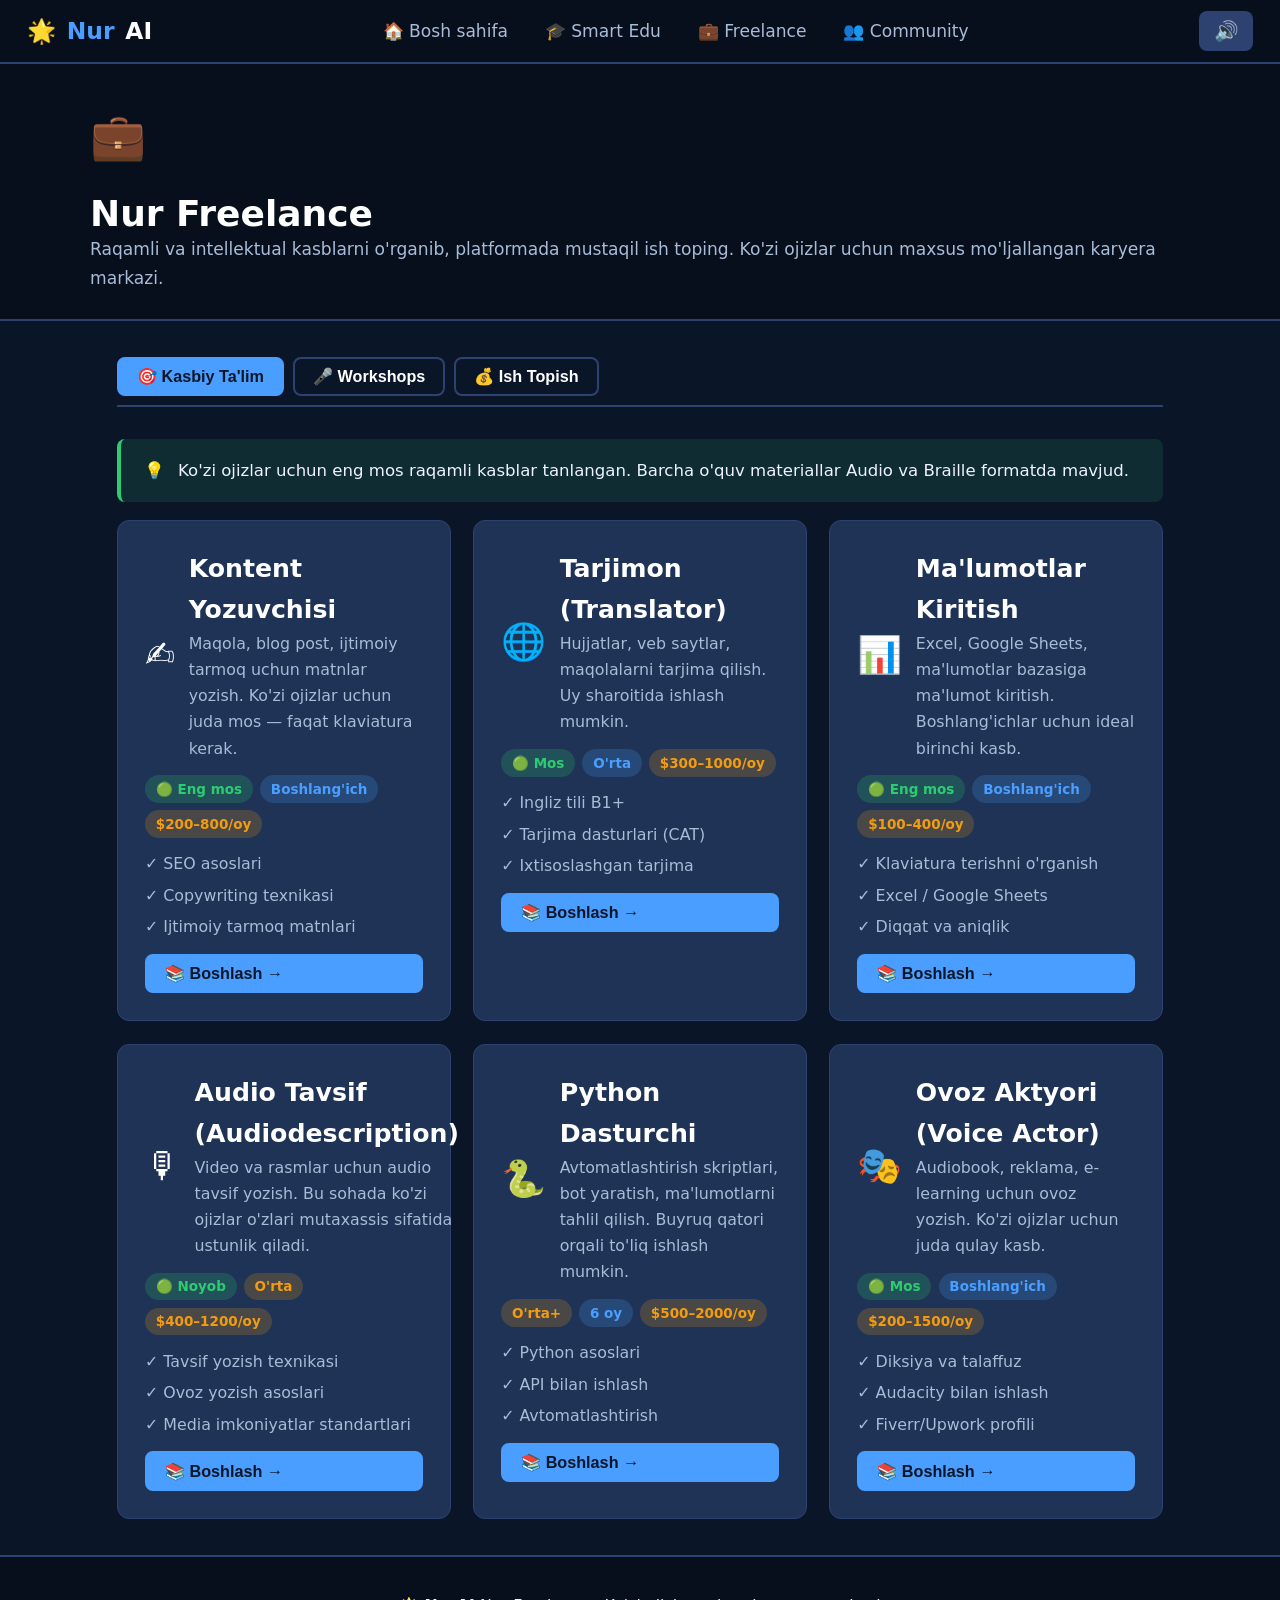
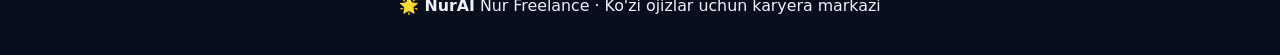
<file: freelance.html>
<!DOCTYPE html>
<html lang="uz" dir="ltr">
<head>
  <meta charset="UTF-8" />
  <meta name="viewport" content="width=device-width, initial-scale=1.0" />
  <meta name="description" content="Nur Freelance — raqamli kasblarni o'rganish va mustaqil ish topish markazi." />
  <title>💼 Nur Freelance — NurAI</title>
  <link rel="stylesheet" href="css/styles.css" />
</head>
<body>

  <a class="skip-link" href="#main-content">Asosiy kontentga o'tish</a>

  <nav class="nav" aria-label="Asosiy navigatsiya">
    <a class="nav-brand" href="index.html" aria-label="NurAI bosh sahifasi">🌟 <span>Nur</span>AI</a>
    <ul class="nav-links" role="list">
      <li><a href="index.html">🏠 Bosh sahifa</a></li>
      <li><a href="smart-edu.html">🎓 Smart Edu</a></li>
      <li><a href="freelance.html">💼 Freelance</a></li>
      <li><a href="community.html">👥 Community</a></li>
    </ul>
    <button class="nav-tts-btn" id="nav-tts-btn"
            aria-label="Sahifani o'qib bering (Alt+R)"
            title="Sahifani o'qib bering (Alt+R)">🔊</button>
  </nav>

  <main id="main-content">

    <header class="page-header">
      <div class="page-header-inner">
        <span class="page-header-icon" aria-hidden="true">💼</span>
        <div class="page-header-text">
          <h1>Nur Freelance</h1>
          <p>
            Raqamli va intellektual kasblarni o'rganib, platformada mustaqil ish toping.
            Ko'zi ojizlar uchun maxsus mo'ljallangan karyera markazi.
          </p>
        </div>
      </div>
    </header>

    <div class="page-body">

      <!-- Tabs -->
      <div role="tablist" aria-label="Bo'limlar" id="fl-tabs"
           style="display:flex; gap:0.5rem; margin-bottom:1.75rem; flex-wrap:wrap; border-bottom: 2px solid var(--border); padding-bottom: 0.5rem;">
        <button role="tab" aria-selected="true" aria-controls="tab-careers"
                class="btn btn-primary btn-sm fl-tab" data-tab="careers" id="tab-btn-careers">
          🎯 Kasbiy Ta'lim
        </button>
        <button role="tab" aria-selected="false" aria-controls="tab-workshops"
                class="btn btn-outline btn-sm fl-tab" data-tab="workshops" id="tab-btn-workshops">
          🎤 Workshops
        </button>
        <button role="tab" aria-selected="false" aria-controls="tab-jobs"
                class="btn btn-outline btn-sm fl-tab" data-tab="jobs" id="tab-btn-jobs">
          💰 Ish Topish
        </button>
      </div>

      <!-- Tab: Kasbiy Ta'lim -->
      <section id="tab-careers" role="tabpanel" aria-labelledby="tab-btn-careers">

        <div class="alert alert-success mb-2">
          <span aria-hidden="true">💡</span>
          <span>
            Ko'zi ojizlar uchun eng mos raqamli kasblar tanlangan.
            Barcha o'quv materiallar Audio va Braille formatda mavjud.
          </span>
        </div>

        <div class="grid-2" role="list" aria-label="Kasbiy yo'nalishlar">

          <div class="career-card" role="listitem" tabindex="0"
               aria-label="Kontent yozuvchisi kasbi — ingliz va o'zbek tilida">
            <div class="career-card-header">
              <span class="career-icon" aria-hidden="true">✍️</span>
              <div>
                <h3>Kontent Yozuvchisi</h3>
                <p class="card-desc" style="margin:0; font-size:0.88rem;">
                  Maqola, blog post, ijtimoiy tarmoq uchun matnlar yozish.
                  Ko'zi ojizlar uchun juda mos — faqat klaviatura kerak.
                </p>
              </div>
            </div>
            <div class="career-tags">
              <span class="badge badge-green">🟢 Eng mos</span>
              <span class="badge badge-blue">Boshlang'ich</span>
              <span class="badge badge-orange">$200–800/oy</span>
            </div>
            <ul style="list-style:none; display:flex; flex-direction:column; gap:0.3rem; font-size:0.88rem; color:var(--text-muted);">
              <li>✓ SEO asoslari</li>
              <li>✓ Copywriting texnikasi</li>
              <li>✓ Ijtimoiy tarmoq matnlari</li>
            </ul>
            <button class="btn btn-primary btn-sm w-full" onclick="startCareer('kontent')"
                    aria-label="Kontent yozuvchisi yo'nalishini boshlash">
              📚 Boshlash →
            </button>
          </div>

          <div class="career-card" role="listitem" tabindex="0"
               aria-label="Tarjimon kasbi — ingliz va o'zbek tillari">
            <div class="career-card-header">
              <span class="career-icon" aria-hidden="true">🌐</span>
              <div>
                <h3>Tarjimon (Translator)</h3>
                <p class="card-desc" style="margin:0; font-size:0.88rem;">
                  Hujjatlar, veb saytlar, maqolalarni tarjima qilish.
                  Uy sharoitida ishlash mumkin.
                </p>
              </div>
            </div>
            <div class="career-tags">
              <span class="badge badge-green">🟢 Mos</span>
              <span class="badge badge-blue">O'rta</span>
              <span class="badge badge-orange">$300–1000/oy</span>
            </div>
            <ul style="list-style:none; display:flex; flex-direction:column; gap:0.3rem; font-size:0.88rem; color:var(--text-muted);">
              <li>✓ Ingliz tili B1+</li>
              <li>✓ Tarjima dasturlari (CAT)</li>
              <li>✓ Ixtisoslashgan tarjima</li>
            </ul>
            <button class="btn btn-primary btn-sm w-full" onclick="startCareer('tarjimon')"
                    aria-label="Tarjimon yo'nalishini boshlash">
              📚 Boshlash →
            </button>
          </div>

          <div class="career-card" role="listitem" tabindex="0"
               aria-label="Ma'lumotlar kirituvchisi kasbi">
            <div class="career-card-header">
              <span class="career-icon" aria-hidden="true">📊</span>
              <div>
                <h3>Ma'lumotlar Kiritish</h3>
                <p class="card-desc" style="margin:0; font-size:0.88rem;">
                  Excel, Google Sheets, ma'lumotlar bazasiga ma'lumot kiritish.
                  Boshlang'ichlar uchun ideal birinchi kasb.
                </p>
              </div>
            </div>
            <div class="career-tags">
              <span class="badge badge-green">🟢 Eng mos</span>
              <span class="badge badge-blue">Boshlang'ich</span>
              <span class="badge badge-orange">$100–400/oy</span>
            </div>
            <ul style="list-style:none; display:flex; flex-direction:column; gap:0.3rem; font-size:0.88rem; color:var(--text-muted);">
              <li>✓ Klaviatura terishni o'rganish</li>
              <li>✓ Excel / Google Sheets</li>
              <li>✓ Diqqat va aniqlik</li>
            </ul>
            <button class="btn btn-primary btn-sm w-full" onclick="startCareer('data-entry')"
                    aria-label="Ma'lumotlar kiritish yo'nalishini boshlash">
              📚 Boshlash →
            </button>
          </div>

          <div class="career-card" role="listitem" tabindex="0"
               aria-label="Audio tavsif mutaxassisi kasbi">
            <div class="career-card-header">
              <span class="career-icon" aria-hidden="true">🎙</span>
              <div>
                <h3>Audio Tavsif (Audiodescription)</h3>
                <p class="card-desc" style="margin:0; font-size:0.88rem;">
                  Video va rasmlar uchun audio tavsif yozish. Bu sohada
                  ko'zi ojizlar o'zlari mutaxassis sifatida ustunlik qiladi.
                </p>
              </div>
            </div>
            <div class="career-tags">
              <span class="badge badge-green">🟢 Noyob</span>
              <span class="badge badge-orange">O'rta</span>
              <span class="badge badge-orange">$400–1200/oy</span>
            </div>
            <ul style="list-style:none; display:flex; flex-direction:column; gap:0.3rem; font-size:0.88rem; color:var(--text-muted);">
              <li>✓ Tavsif yozish texnikasi</li>
              <li>✓ Ovoz yozish asoslari</li>
              <li>✓ Media imkoniyatlar standartlari</li>
            </ul>
            <button class="btn btn-primary btn-sm w-full" onclick="startCareer('audio-desc')"
                    aria-label="Audio tavsif yo'nalishini boshlash">
              📚 Boshlash →
            </button>
          </div>

          <div class="career-card" role="listitem" tabindex="0"
               aria-label="Python dasturchi kasbi">
            <div class="career-card-header">
              <span class="career-icon" aria-hidden="true">🐍</span>
              <div>
                <h3>Python Dasturchi</h3>
                <p class="card-desc" style="margin:0; font-size:0.88rem;">
                  Avtomatlashtirish skriptlari, bot yaratish, ma'lumotlarni
                  tahlil qilish. Buyruq qatori orqali to'liq ishlash mumkin.
                </p>
              </div>
            </div>
            <div class="career-tags">
              <span class="badge badge-orange">O'rta+</span>
              <span class="badge badge-blue">6 oy</span>
              <span class="badge badge-orange">$500–2000/oy</span>
            </div>
            <ul style="list-style:none; display:flex; flex-direction:column; gap:0.3rem; font-size:0.88rem; color:var(--text-muted);">
              <li>✓ Python asoslari</li>
              <li>✓ API bilan ishlash</li>
              <li>✓ Avtomatlashtirish</li>
            </ul>
            <button class="btn btn-primary btn-sm w-full" onclick="startCareer('python')"
                    aria-label="Python dasturchi yo'nalishini boshlash">
              📚 Boshlash →
            </button>
          </div>

          <div class="career-card" role="listitem" tabindex="0"
               aria-label="Ovozli ovator (Voice Actor) kasbi">
            <div class="career-card-header">
              <span class="career-icon" aria-hidden="true">🎭</span>
              <div>
                <h3>Ovoz Aktyori (Voice Actor)</h3>
                <p class="card-desc" style="margin:0; font-size:0.88rem;">
                  Audiobook, reklama, e-learning uchun ovoz yozish.
                  Ko'zi ojizlar uchun juda qulay kasb.
                </p>
              </div>
            </div>
            <div class="career-tags">
              <span class="badge badge-green">🟢 Mos</span>
              <span class="badge badge-blue">Boshlang'ich</span>
              <span class="badge badge-orange">$200–1500/oy</span>
            </div>
            <ul style="list-style:none; display:flex; flex-direction:column; gap:0.3rem; font-size:0.88rem; color:var(--text-muted);">
              <li>✓ Diksiya va talaffuz</li>
              <li>✓ Audacity bilan ishlash</li>
              <li>✓ Fiverr/Upwork profili</li>
            </ul>
            <button class="btn btn-primary btn-sm w-full" onclick="startCareer('voice-actor')"
                    aria-label="Ovoz aktyor yo'nalishini boshlash">
              📚 Boshlash →
            </button>
          </div>

        </div>
      </section>

      <!-- Tab: Workshops -->
      <section id="tab-workshops" role="tabpanel" aria-labelledby="tab-btn-workshops"
               class="hidden">

        <div class="section-header mb-2">
          <h2 class="section-title">🎤 Yaqin Workshop-lar</h2>
          <button class="btn btn-outline btn-sm" onclick="showToast('Barcha workshoplar yaqinda!', 'info')">
            Barchasini ko'rish
          </button>
        </div>

        <div style="display:flex; flex-direction:column; gap:1rem;" role="list"
             aria-label="Workshop ro'yxati">

          <div class="workshop-card" role="listitem" tabindex="0"
               aria-label="Screen Reader Pro workshop — 5 iyul, jonli">
            <div class="workshop-date" aria-hidden="true">
              <div class="day">05</div>
              <div class="month">Iyul</div>
            </div>
            <div style="flex:1;">
              <h3 style="font-size:1rem; margin-bottom:0.3rem;">Screen Reader Pro: NVDA bilan ishlash</h3>
              <p style="font-size:0.88rem; color:var(--text-muted); margin:0 0 0.5rem;">
                Ustozlar: Kamol Toshmatov · Davomiyligi: 2 soat · Bepul
              </p>
              <div style="display:flex; gap:0.4rem; flex-wrap:wrap;">
                <span class="badge badge-green">🔴 Jonli</span>
                <span class="badge badge-blue">Boshlang'ich</span>
                <span class="badge badge-blue">Zoom orqali</span>
              </div>
            </div>
            <button class="btn btn-primary btn-sm" style="flex-shrink:0;"
                    onclick="registerWorkshop('NVDA workshop')"
                    aria-label="NVDA workshop-ga ro'yxatdan o'tish">
              Ro'yxat →
            </button>
          </div>

          <div class="workshop-card" role="listitem" tabindex="0"
               aria-label="Freelance boshlash workshop — 12 iyul, yozib olingan">
            <div class="workshop-date" aria-hidden="true">
              <div class="day">12</div>
              <div class="month">Iyul</div>
            </div>
            <div style="flex:1;">
              <h3 style="font-size:1rem; margin-bottom:0.3rem;">Birinchi 100 dollaringizni Freelance-dan qanday topish</h3>
              <p style="font-size:0.88rem; color:var(--text-muted); margin:0 0 0.5rem;">
                Ustoz: Dilnoza Yusupova · Davomiyligi: 1.5 soat · Bepul
              </p>
              <div style="display:flex; gap:0.4rem; flex-wrap:wrap;">
                <span class="badge badge-orange">📹 Yozilgan</span>
                <span class="badge badge-blue">Boshlang'ich</span>
              </div>
            </div>
            <button class="btn btn-primary btn-sm" style="flex-shrink:0;"
                    onclick="registerWorkshop('Freelance 100$ workshop')"
                    aria-label="Freelance workshop-ni ko'rish">
              Ko'rish →
            </button>
          </div>

          <div class="workshop-card" role="listitem" tabindex="0"
               aria-label="Python boshlang'ichlar uchun — 20 iyul, jonli">
            <div class="workshop-date" aria-hidden="true">
              <div class="day">20</div>
              <div class="month">Iyul</div>
            </div>
            <div style="flex:1;">
              <h3 style="font-size:1rem; margin-bottom:0.3rem;">Python: Boshlang'ichlar uchun amaliy mashg'ulot</h3>
              <p style="font-size:0.88rem; color:var(--text-muted); margin:0 0 0.5rem;">
                Ustoz: Jasur Mirzayev · Davomiyligi: 3 soat · Bepul
              </p>
              <div style="display:flex; gap:0.4rem; flex-wrap:wrap;">
                <span class="badge badge-green">🔴 Jonli</span>
                <span class="badge badge-orange">O'rta</span>
                <span class="badge badge-blue">30 o'rin qolgan</span>
              </div>
            </div>
            <button class="btn btn-primary btn-sm" style="flex-shrink:0;"
                    onclick="registerWorkshop('Python workshop')"
                    aria-label="Python workshop-ga ro'yxatdan o'tish">
              Ro'yxat →
            </button>
          </div>

          <div class="workshop-card" role="listitem" tabindex="0"
               aria-label="Kontent yozish masterklassi — 28 iyul">
            <div class="workshop-date" aria-hidden="true">
              <div class="day">28</div>
              <div class="month">Iyul</div>
            </div>
            <div style="flex:1;">
              <h3 style="font-size:1rem; margin-bottom:0.3rem;">Kontent Marketing: Ko'zi ojiz yozuvchilar uchun</h3>
              <p style="font-size:0.88rem; color:var(--text-muted); margin:0 0 0.5rem;">
                Ustoz: Malika Rahimova · Davomiyligi: 2 soat · Bepul
              </p>
              <div style="display:flex; gap:0.4rem; flex-wrap:wrap;">
                <span class="badge badge-orange">📹 Yozilgan</span>
                <span class="badge badge-blue">Boshlang'ich</span>
              </div>
            </div>
            <button class="btn btn-primary btn-sm" style="flex-shrink:0;"
                    onclick="registerWorkshop('Kontent workshop')"
                    aria-label="Kontent workshop-ni ko'rish">
              Ko'rish →
            </button>
          </div>

        </div>
      </section>

      <!-- Tab: Ish Topish -->
      <section id="tab-jobs" role="tabpanel" aria-labelledby="tab-btn-jobs"
               class="hidden">

        <div class="section-header mb-2">
          <h2 class="section-title">💰 Ochiq Ishlar</h2>
          <span class="text-muted text-sm" aria-live="polite" id="jobs-count">8 ta ish mavjud</span>
        </div>

        <div class="alert alert-warning mb-2">
          <span aria-hidden="true">⚠️</span>
          <span>
            Demo versiyada ishlar namunali. Haqiqiy platformada barcha ishlar
            platformaning o'zida yakunlanadi va to'lov NurAI orqali amalga oshiriladi.
          </span>
        </div>

        <div style="display:flex; flex-direction:column; gap:0.75rem;" role="list"
             aria-label="Ish o'rinlari ro'yxati">

          <div class="job-card" role="listitem" tabindex="0"
               aria-label="Maqola tarjimasi ishi — ingliz uzbek, 50 dollar">
            <span class="job-icon" aria-hidden="true">🌐</span>
            <div class="job-info">
              <h4>Maqola tarjimasi (Ingliz → O'zbek)</h4>
              <p>5000 so'z · Texnologiya mavzusi · 3 kun muddat</p>
            </div>
            <div class="job-pay" aria-label="50 dollar to'lov">$50</div>
            <button class="btn btn-primary btn-sm" onclick="applyJob('Maqola tarjimasi')"
                    aria-label="Maqola tarjimasi ishiga ariza topshirish">
              Ariza →
            </button>
          </div>

          <div class="job-card" role="listitem" tabindex="0"
               aria-label="Blog post yozish — 5 maqola, 80 dollar">
            <span class="job-icon" aria-hidden="true">✍️</span>
            <div class="job-info">
              <h4>Blog Post Yozish (5 ta)</h4>
              <p>Har biri 800 so'z · SEO optimizatsiya · 7 kun muddat</p>
            </div>
            <div class="job-pay" aria-label="80 dollar to'lov">$80</div>
            <button class="btn btn-primary btn-sm" onclick="applyJob('Blog post yozish')"
                    aria-label="Blog post yozish ishiga ariza topshirish">
              Ariza →
            </button>
          </div>

          <div class="job-card" role="listitem" tabindex="0"
               aria-label="Ma'lumotlar kiritish Excel — 30 dollar">
            <span class="job-icon" aria-hidden="true">📊</span>
            <div class="job-info">
              <h4>Excel Ma'lumotlarni Kiritish</h4>
              <p>500 yozuv · Excel formatida · 2 kun muddat</p>
            </div>
            <div class="job-pay" aria-label="30 dollar to'lov">$30</div>
            <button class="btn btn-primary btn-sm" onclick="applyJob('Excel ma\'lumot kiritish')"
                    aria-label="Excel ma'lumot kiritish ishiga ariza topshirish">
              Ariza →
            </button>
          </div>

          <div class="job-card" role="listitem" tabindex="0"
               aria-label="Audiobook audio tavsifi — 150 dollar">
            <span class="job-icon" aria-hidden="true">🎙</span>
            <div class="job-info">
              <h4>Audiobook Audio Tavsifi Yozish</h4>
              <p>60 daqiqalik audio · Ingliz tilida · 5 kun muddat</p>
            </div>
            <div class="job-pay" aria-label="150 dollar to'lov">$150</div>
            <button class="btn btn-primary btn-sm" onclick="applyJob('Audio tavsif')"
                    aria-label="Audio tavsif ishiga ariza topshirish">
              Ariza →
            </button>
          </div>

          <div class="job-card" role="listitem" tabindex="0"
               aria-label="Python bot yaratish — 200 dollar">
            <span class="job-icon" aria-hidden="true">🐍</span>
            <div class="job-info">
              <h4>Telegram Bot Yaratish (Python)</h4>
              <p>Oddiy bot · Python aiogram · 10 kun muddat</p>
            </div>
            <div class="job-pay" aria-label="200 dollar to'lov">$200</div>
            <button class="btn btn-primary btn-sm" onclick="applyJob('Python bot')"
                    aria-label="Python bot yaratish ishiga ariza topshirish">
              Ariza →
            </button>
          </div>

          <div class="job-card" role="listitem" tabindex="0"
               aria-label="Ovoz yozish reklama uchun — 100 dollar">
            <span class="job-icon" aria-hidden="true">🎭</span>
            <div class="job-info">
              <h4>Reklama Ovozini Yozish</h4>
              <p>30 sek reklama · O'zbek tilida · 2 kun muddat</p>
            </div>
            <div class="job-pay" aria-label="100 dollar to'lov">$100</div>
            <button class="btn btn-primary btn-sm" onclick="applyJob('Reklama ovozi')"
                    aria-label="Reklama ovozi yozish ishiga ariza topshirish">
              Ariza →
            </button>
          </div>

          <div class="job-card" role="listitem" tabindex="0"
               aria-label="Ijtimoiy tarmoq postlari — 60 dollar">
            <span class="job-icon" aria-hidden="true">📱</span>
            <div class="job-info">
              <h4>Instagram / Telegram Postlar (20 ta)</h4>
              <p>Texnologiya mavzusi · Emoji bilan · 5 kun muddat</p>
            </div>
            <div class="job-pay" aria-label="60 dollar to'lov">$60</div>
            <button class="btn btn-primary btn-sm" onclick="applyJob('Ijtimoiy tarmoq postlari')"
                    aria-label="Ijtimoiy tarmoq postlari ishiga ariza topshirish">
              Ariza →
            </button>
          </div>

          <div class="job-card" role="listitem" tabindex="0"
               aria-label="E-learning kurs transkripsiyasi — 120 dollar">
            <span class="job-icon" aria-hidden="true">📝</span>
            <div class="job-info">
              <h4>Video Kurs Transkripsiyasi</h4>
              <p>3 soatlik video · O'zbek tiliga · 7 kun muddat</p>
            </div>
            <div class="job-pay" aria-label="120 dollar to'lov">$120</div>
            <button class="btn btn-primary btn-sm" onclick="applyJob('Video transkripsiya')"
                    aria-label="Video transkripsiya ishiga ariza topshirish">
              Ariza →
            </button>
          </div>

        </div><!-- jobs list -->
      </section>

    </div><!-- .page-body -->
  </main>

  <!-- Career Modal -->
  <div id="career-modal" class="hidden"
       role="dialog" aria-modal="true" aria-labelledby="career-modal-title"
       style="position:fixed; inset:0; background:rgba(0,0,0,0.7);
              display:flex; align-items:center; justify-content:center;
              z-index:500; padding:1.5rem;">
    <div style="background:var(--navy-card); border:1px solid var(--border);
                border-radius:var(--radius); padding:2rem; max-width:500px; width:100%;
                position:relative;">
      <button onclick="closeCareerModal()"
              style="position:absolute; top:1rem; right:1rem;"
              class="btn btn-ghost btn-icon"
              aria-label="Yopish">✕</button>
      <h2 id="career-modal-title" style="margin-bottom:1rem;">📚 Yo'nalish boshlanmoqda</h2>
      <p id="career-modal-body" style="color:var(--off-white); margin-bottom:1.5rem;"></p>
      <div style="display:flex; gap:0.75rem; flex-wrap:wrap;">
        <a href="smart-edu.html" class="btn btn-primary">
          🎓 Smart Edu-ga o'tish
        </a>
        <button class="btn btn-outline" onclick="closeCareerModal()">Yopish</button>
      </div>
    </div>
  </div>

  <footer class="footer" role="contentinfo">
    <p>🌟 <strong>NurAI</strong> Nur Freelance · Ko'zi ojizlar uchun karyera markazi</p>
  </footer>

  <script src="js/speech.js"></script>
  <script src="js/app.js"></script>
  <script>
  /* ---- Tab switching ---- */
  const tabs = document.querySelectorAll('.fl-tab');
  tabs.forEach(btn => {
    btn.addEventListener('click', () => {
      const target = btn.dataset.tab;
      tabs.forEach(t => {
        t.classList.remove('btn-primary');
        t.classList.add('btn-outline');
        t.setAttribute('aria-selected', 'false');
      });
      btn.classList.remove('btn-outline');
      btn.classList.add('btn-primary');
      btn.setAttribute('aria-selected', 'true');

      document.querySelectorAll('[role="tabpanel"]').forEach(p => p.classList.add('hidden'));
      document.getElementById('tab-' + target).classList.remove('hidden');
    });
  });

  /* ---- Career modal ---- */
  const careerInfo = {
    kontent: 'Kontent Yozuvchisi yo\'nalishi boshlandi! Bu yo\'nalishda SEO asoslari, copywriting va ijtimoiy tarmoq matnlari yozishni o\'rganasiz. Smart Edu-dagi "Kontent Yozish" kursiga o\'ting.',
    tarjimon: 'Tarjimon yo\'nalishi boshlandi! Ingliz tili kursini Smart Edu-da davom ettiring va tarjima dasturlari bilan ishlashni o\'rganing.',
    'data-entry': 'Ma\'lumotlar Kiritish yo\'nalishi boshlandi! Bu boshlang\'ichlar uchun eng qulay yo\'nalish. Klaviatura tezligini oshirish va Excel o\'rganishdan boshlang.',
    'audio-desc': 'Audio Tavsif yo\'nalishi boshlandi! Siz ko\'zi ojiz sifatida bu sohada noyob ustunlikka egasiz. Tavsif yozish texnikasini Smart Edu-dan o\'rganing.',
    python: 'Python Dasturlash yo\'nalishi boshlandi! Smart Edu-dagi Python kursidan boshlang. 6 oyda professional dasturchi bo\'lish mumkin.',
    'voice-actor': 'Ovoz Aktyori yo\'nalishi boshlandi! Diksiya va talaffuz mashqlari, Audacity dasturini o\'rganishdan boshlang.',
  };

  function startCareer(type) {
    const modal = document.getElementById('career-modal');
    const body  = document.getElementById('career-modal-body');
    body.textContent = careerInfo[type] || 'Yo\'nalish tez orada qo\'shiladi!';
    modal.classList.remove('hidden');
    document.getElementById('career-modal-title').focus();

    if (window.Speech && Speech.isSupported()) {
      Speech.speak(careerInfo[type] || 'Yo\'nalish tez orada qo\'shiladi!', { rate: 0.9 });
    }
  }

  function closeCareerModal() {
    document.getElementById('career-modal').classList.add('hidden');
    Speech.stop && Speech.stop();
  }

  document.getElementById('career-modal').addEventListener('keydown', e => {
    if (e.key === 'Escape') closeCareerModal();
  });

  window.startCareer = startCareer;
  window.closeCareerModal = closeCareerModal;

  /* ---- Workshop register ---- */
  window.registerWorkshop = function(name) {
    showToast(`✅ "${name}"ga muvaffaqiyatli ro'yxatdan o'tdingiz!`, 'success', 4000);
    if (window.Speech && Speech.isSupported()) {
      Speech.speak(`${name}ga muvaffaqiyatli ro'yxatdan o'tdingiz! Siz bilan bog'lanamiz.`, { rate: 0.9 });
    }
  };

  /* ---- Job apply ---- */
  window.applyJob = function(name) {
    showToast(`📨 "${name}" ishiga ariza yuborildi!`, 'success', 4000);
    if (window.Speech && Speech.isSupported()) {
      Speech.speak(`${name} ishiga arizangiz qabul qilindi. Ish beruvchi bilan tez orada bog'lanamiz.`, { rate: 0.9 });
    }
  };
  </script>
</body>
</html>
</file>
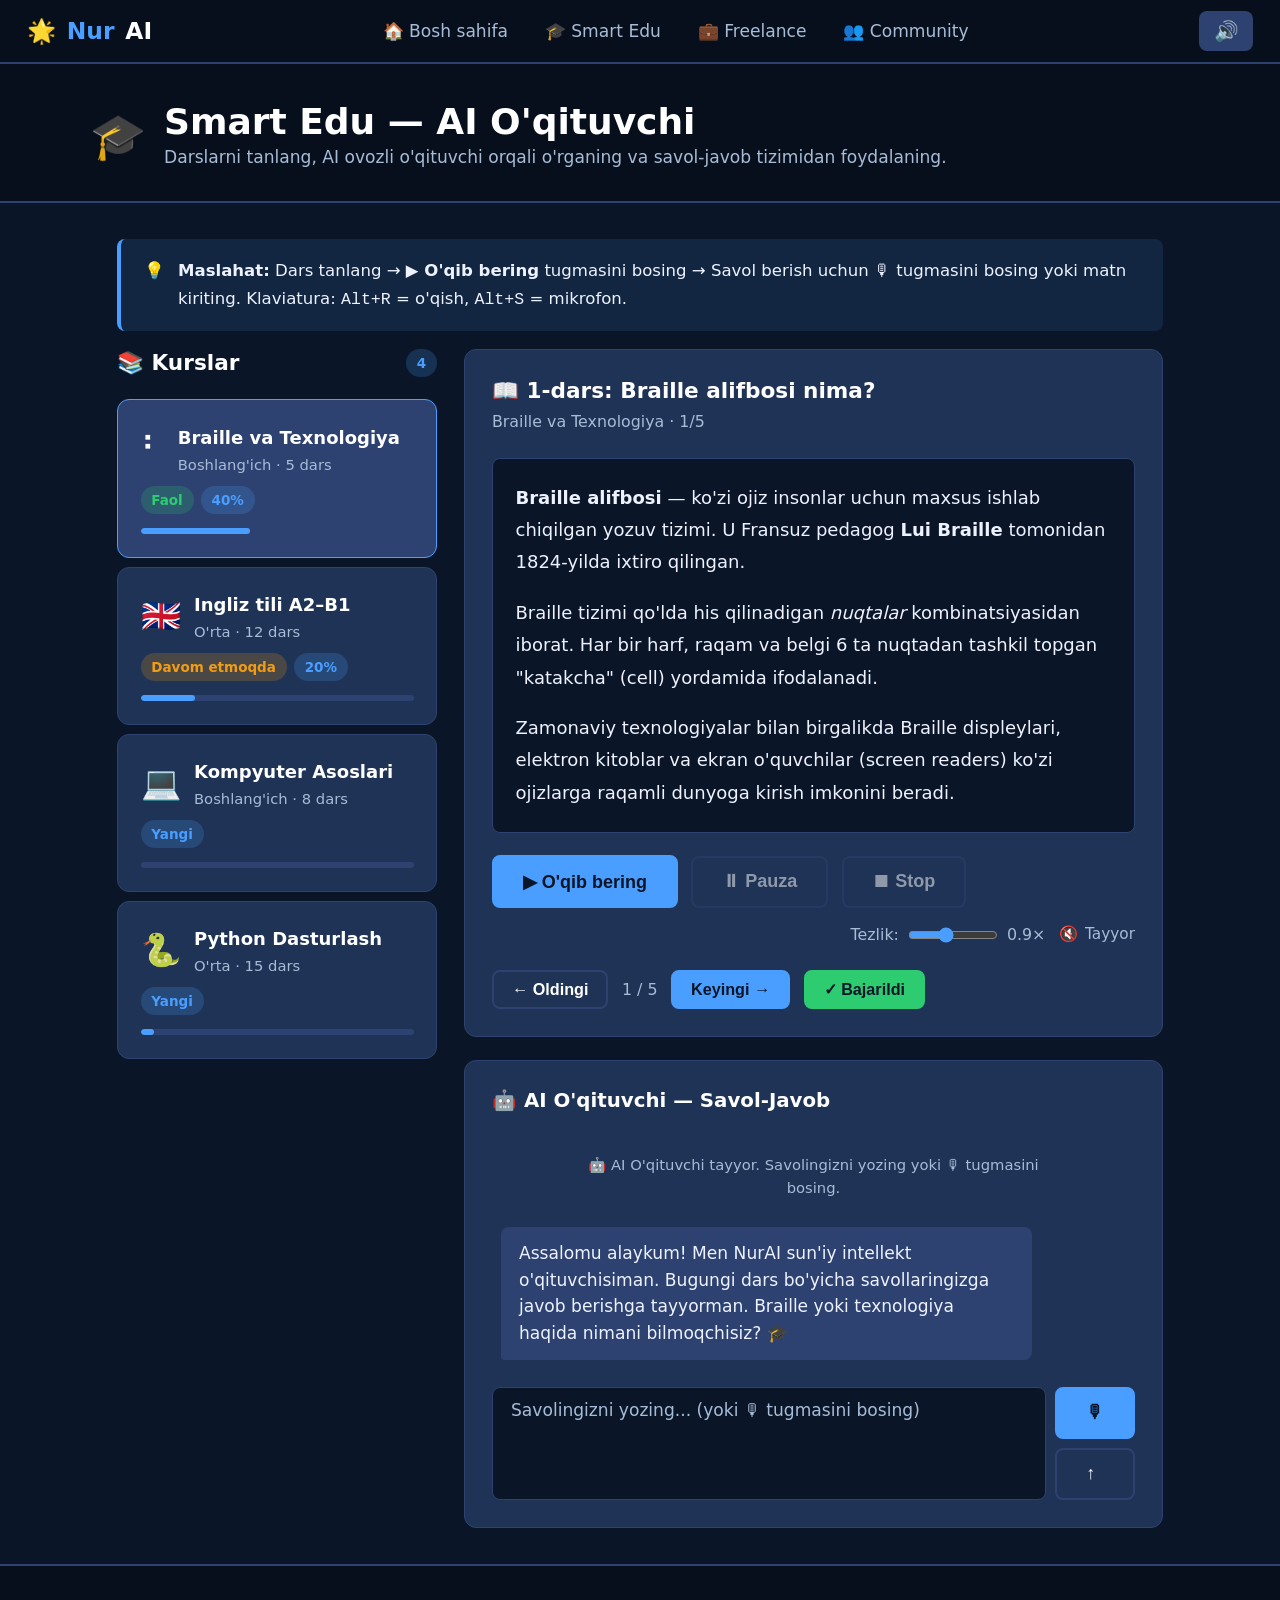
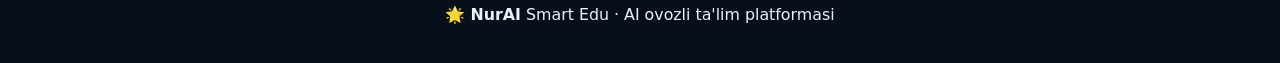
<file: smart-edu.html>
<!DOCTYPE html>
<html lang="uz" dir="ltr">
<head>
  <meta charset="UTF-8" />
  <meta name="viewport" content="width=device-width, initial-scale=1.0" />
  <meta name="description" content="Smart Edu — NurAI AI ovozli o'qituvchi va interaktiv darslar." />
  <title>🎓 Smart Edu — NurAI</title>
  <link rel="stylesheet" href="css/styles.css" />
</head>
<body>

  <a class="skip-link" href="#main-content">Asosiy kontentga o'tish</a>

  <nav class="nav" aria-label="Asosiy navigatsiya">
    <a class="nav-brand" href="index.html" aria-label="NurAI bosh sahifasi">🌟 <span>Nur</span>AI</a>
    <ul class="nav-links" role="list">
      <li><a href="index.html">🏠 Bosh sahifa</a></li>
      <li><a href="smart-edu.html">🎓 Smart Edu</a></li>
      <li><a href="freelance.html">💼 Freelance</a></li>
      <li><a href="community.html">👥 Community</a></li>
    </ul>
    <button class="nav-tts-btn" id="nav-tts-btn"
            aria-label="Sahifani o'qib bering (Alt+R)"
            title="Sahifani o'qib bering (Alt+R)">🔊</button>
  </nav>

  <main id="main-content">

    <!-- Page Header -->
    <header class="page-header">
      <div class="page-header-inner">
        <span class="page-header-icon" aria-hidden="true">🎓</span>
        <div class="page-header-text">
          <h1>Smart Edu — AI O'qituvchi</h1>
          <p>
            Darslarni tanlang, AI ovozli o'qituvchi orqali o'rganing va
            savol-javob tizimidan foydalaning.
          </p>
        </div>
      </div>
    </header>

    <div class="page-body">

      <div class="alert alert-info mb-2">
        <span aria-hidden="true">💡</span>
        <span>
          <strong>Maslahat:</strong> Dars tanlang → <strong>▶ O'qib bering</strong> tugmasini bosing →
          Savol berish uchun 🎙 tugmasini bosing yoki matn kiriting.
          Klaviatura: <kbd>Alt+R</kbd> = o'qish, <kbd>Alt+S</kbd> = mikrofon.
        </span>
      </div>

      <div style="display: grid; grid-template-columns: 320px 1fr; gap: 1.5rem; align-items: start;"
           id="edu-layout">

        <!-- Course List (left panel) -->
        <aside aria-label="Kurslar ro'yxati">
          <div class="section-header">
            <h2 class="section-title">📚 Kurslar</h2>
            <span class="badge badge-blue" aria-label="4 ta kurs mavjud">4</span>
          </div>

          <div id="course-list" role="list" aria-label="Mavjud kurslar">

            <div class="course-card active" role="listitem" tabindex="0"
                 data-course="0"
                 aria-label="Braille va texnologiya — Boshlang'ich daraja, 40% tugallangan">
              <div class="course-card-header">
                <span class="course-icon" aria-hidden="true">⠃</span>
                <div>
                  <h3 style="font-size:1rem; margin:0;">Braille va Texnologiya</h3>
                  <div class="course-meta">Boshlang'ich · 5 dars</div>
                </div>
              </div>
              <div style="display:flex; gap:0.4rem; flex-wrap:wrap;">
                <span class="badge badge-green">Faol</span>
                <span class="badge badge-blue">40%</span>
              </div>
              <div class="course-progress-bar" role="progressbar" aria-valuenow="40"
                   aria-valuemin="0" aria-valuemax="100" aria-label="40% tugallangan">
                <div class="course-progress-fill" style="width:40%;"></div>
              </div>
            </div>

            <div class="course-card mt-1" role="listitem" tabindex="0"
                 data-course="1"
                 aria-label="Ingliz tili — O'rta daraja, 20% tugallangan">
              <div class="course-card-header">
                <span class="course-icon" aria-hidden="true">🇬🇧</span>
                <div>
                  <h3 style="font-size:1rem; margin:0;">Ingliz tili A2–B1</h3>
                  <div class="course-meta">O'rta · 12 dars</div>
                </div>
              </div>
              <div style="display:flex; gap:0.4rem; flex-wrap:wrap;">
                <span class="badge badge-orange">Davom etmoqda</span>
                <span class="badge badge-blue">20%</span>
              </div>
              <div class="course-progress-bar" role="progressbar" aria-valuenow="20"
                   aria-valuemin="0" aria-valuemax="100" aria-label="20% tugallangan">
                <div class="course-progress-fill" style="width:20%;"></div>
              </div>
            </div>

            <div class="course-card mt-1" role="listitem" tabindex="0"
                 data-course="2"
                 aria-label="Kompyuter asoslari — Boshlang'ich daraja, 0% tugallangan">
              <div class="course-card-header">
                <span class="course-icon" aria-hidden="true">💻</span>
                <div>
                  <h3 style="font-size:1rem; margin:0;">Kompyuter Asoslari</h3>
                  <div class="course-meta">Boshlang'ich · 8 dars</div>
                </div>
              </div>
              <div style="display:flex; gap:0.4rem; flex-wrap:wrap;">
                <span class="badge badge-blue">Yangi</span>
              </div>
              <div class="course-progress-bar" role="progressbar" aria-valuenow="0"
                   aria-valuemin="0" aria-valuemax="100" aria-label="0% tugallangan">
                <div class="course-progress-fill" style="width:0%;"></div>
              </div>
            </div>

            <div class="course-card mt-1" role="listitem" tabindex="0"
                 data-course="3"
                 aria-label="Dasturlash asoslari — O'rta daraja, 5% tugallangan">
              <div class="course-card-header">
                <span class="course-icon" aria-hidden="true">🐍</span>
                <div>
                  <h3 style="font-size:1rem; margin:0;">Python Dasturlash</h3>
                  <div class="course-meta">O'rta · 15 dars</div>
                </div>
              </div>
              <div style="display:flex; gap:0.4rem; flex-wrap:wrap;">
                <span class="badge badge-blue">Yangi</span>
              </div>
              <div class="course-progress-bar" role="progressbar" aria-valuenow="5"
                   aria-valuemin="0" aria-valuemax="100" aria-label="5% tugallangan">
                <div class="course-progress-fill" style="width:5%;"></div>
              </div>
            </div>

          </div><!-- #course-list -->
        </aside>

        <!-- Right Panel -->
        <div style="display:flex; flex-direction:column; gap:1.25rem;">

          <!-- Lesson Panel -->
          <section class="lesson-panel" aria-labelledby="lesson-title">
            <div>
              <h2 id="lesson-title" style="font-size:1.2rem; margin-bottom:0.25rem;">
                📖 <span id="current-lesson-title">1-dars: Braille alifbosi nima?</span>
              </h2>
              <p class="text-muted text-sm" id="lesson-meta">Braille va Texnologiya · 1/5</p>
            </div>

            <div class="lesson-content" id="lesson-text"
                 aria-live="polite" aria-label="Dars matni">
              <p>
                <strong>Braille alifbosi</strong> — ko'zi ojiz insonlar uchun
                maxsus ishlab chiqilgan yozuv tizimi. U Fransuz pedagog
                <strong>Lui Braille</strong> tomonidan 1824-yilda ixtiro qilingan.
              </p>
              <p style="margin-top:1rem;">
                Braille tizimi qo'lda his qilinadigan <em>nuqtalar</em> kombinatsiyasidan
                iborat. Har bir harf, raqam va belgi 6 ta nuqtadan tashkil topgan
                "katakcha" (cell) yordamida ifodalanadi.
              </p>
              <p style="margin-top:1rem;">
                Zamonaviy texnologiyalar bilan birgalikda Braille displeylari,
                elektron kitoblar va ekran o'quvchilar (screen readers) ko'zi ojizlarga
                raqamli dunyoga kirish imkonini beradi.
              </p>
            </div>

            <!-- TTS Controls -->
            <div class="tts-controls" role="group" aria-label="Ovozli o'qish boshqaruvi">
              <button class="btn btn-primary" id="tts-play-btn"
                      aria-label="Darsni ovoz bilan o'qib bering">
                ▶ O'qib bering
              </button>
              <button class="btn btn-outline" id="tts-pause-btn" disabled
                      aria-label="Ovozli o'qishni to'xtatib turish">
                ⏸ Pauza
              </button>
              <button class="btn btn-outline" id="tts-stop-btn" disabled
                      aria-label="Ovozli o'qishni to'xtatish">
                ⏹ Stop
              </button>

              <div style="display:flex; align-items:center; gap:0.5rem; margin-left:auto;">
                <label for="tts-rate" class="text-sm text-muted">Tezlik:</label>
                <input type="range" id="tts-rate" min="0.5" max="1.5" step="0.1" value="0.9"
                       style="width:90px; accent-color:var(--accent);"
                       aria-label="O'qish tezligi">
                <span id="tts-rate-val" class="text-sm text-muted">0.9×</span>
              </div>

              <div class="tts-status" id="tts-status" aria-live="polite" aria-atomic="true">
                <span id="tts-status-icon" aria-hidden="true">🔇</span>
                <span id="tts-status-text">Tayyor</span>
              </div>
            </div>

            <!-- Lesson navigation -->
            <div style="display:flex; gap:0.75rem; flex-wrap:wrap; align-items:center;">
              <button class="btn btn-outline btn-sm" id="prev-lesson-btn"
                      aria-label="Oldingi darsga o'tish">
                ← Oldingi
              </button>
              <span class="text-sm text-muted" id="lesson-nav-info" aria-live="polite">1 / 5</span>
              <button class="btn btn-primary btn-sm" id="next-lesson-btn"
                      aria-label="Keyingi darsga o'tish">
                Keyingi →
              </button>
              <button class="btn btn-success btn-sm" id="mark-done-btn"
                      aria-label="Darsni bajarildiga belgilash">
                ✓ Bajarildi
              </button>
            </div>
          </section>

          <!-- Q&A Panel -->
          <section class="qa-panel" aria-labelledby="qa-title">
            <h2 id="qa-title" style="font-size:1.1rem;">
              🤖 AI O'qituvchi — Savol-Javob
            </h2>

            <div class="chat-messages" id="chat-messages"
                 role="log" aria-live="polite" aria-label="Suhbat tarixi">
              <div class="chat-msg system">
                🤖 AI O'qituvchi tayyor. Savolingizni yozing yoki 🎙 tugmasini bosing.
              </div>
              <div class="chat-msg ai">
                Assalomu alaykum! Men NurAI sun'iy intellekt o'qituvchisiman.
                Bugungi dars bo'yicha savollaringizga javob berishga tayyorman.
                Braille yoki texnologiya haqida nimani bilmoqchisiz? 🎓
              </div>
            </div>

            <div class="chat-input-row" role="group" aria-label="Savol kiritish">
              <textarea class="chat-input" id="chat-input"
                        placeholder="Savolingizni yozing... (yoki 🎙 tugmasini bosing)"
                        rows="2"
                        aria-label="Savol kiritish maydoni"
                        aria-multiline="true"></textarea>
              <div style="display:flex; flex-direction:column; gap:0.5rem;">
                <button class="btn btn-primary mic-btn" id="stt-btn"
                        aria-label="Ovozli savol berish (Alt+S)"
                        title="Ovozli savol (Alt+S)">🎙</button>
                <button class="btn btn-outline" id="send-btn"
                        aria-label="Savolni yuborish">↑</button>
              </div>
            </div>

            <div id="stt-indicator" class="hidden" aria-live="polite">
              <div style="display:flex; align-items:center; gap:0.75rem; padding:0.5rem 0;">
                <div class="voice-wave" aria-hidden="true">
                  <span></span><span></span><span></span><span></span><span></span>
                </div>
                <span class="text-sm text-accent">Tinglayapman... (gapiring)</span>
              </div>
            </div>
          </section>

        </div><!-- right panel -->
      </div><!-- #edu-layout -->
    </div><!-- .page-body -->
  </main>

  <footer class="footer" role="contentinfo">
    <p>🌟 <strong>NurAI</strong> Smart Edu · AI ovozli ta'lim platformasi</p>
  </footer>

  <script src="js/speech.js"></script>
  <script src="js/app.js"></script>
  <script>
  /* ---- Smart Edu Page Logic ---- */
  (function () {
    /* Courses data */
    const courses = [
      {
        title: 'Braille va Texnologiya',
        lessons: [
          {
            title: '1-dars: Braille alifbosi nima?',
            meta: 'Braille va Texnologiya · 1/5',
            content: `
              <p><strong>Braille alifbosi</strong> — ko'zi ojiz insonlar uchun maxsus ishlab chiqilgan yozuv tizimi. U Fransuz pedagog <strong>Lui Braille</strong> tomonidan 1824-yilda ixtiro qilingan.</p>
              <p style="margin-top:1rem;">Braille tizimi qo'lda his qilinadigan <em>nuqtalar</em> kombinatsiyasidan iborat. Har bir harf, raqam va belgi 6 ta nuqtadan tashkil topgan "katakcha" (cell) yordamida ifodalanadi.</p>
              <p style="margin-top:1rem;">Zamonaviy texnologiyalar bilan birgalikda Braille displeylari, elektron kitoblar va ekran o'quvchilar ko'zi ojizlarga raqamli dunyoga kirish imkonini beradi.</p>`,
          },
          {
            title: '2-dars: Ekran o\'quvchilar',
            meta: 'Braille va Texnologiya · 2/5',
            content: `
              <p><strong>Ekran o'quvchilar</strong> (Screen Readers) — kompyuter ekranidagi matnni ovoz bilan o'qib beradigan dasturlar.</p>
              <p style="margin-top:1rem;">Mashhur ekran o'quvchilar: <strong>NVDA</strong> (bepul, Windows), <strong>JAWS</strong> (Windows), <strong>VoiceOver</strong> (Apple qurilmalari), <strong>TalkBack</strong> (Android).</p>
              <p style="margin-top:1rem;">Bu dasturlar klaviatura va braille displey bilan birgalikda ishlaydi. Web saytlar uchun to'g'ri HTML semantikasi va ARIA belgilari juda muhim.</p>`,
          },
          {
            title: '3-dars: Braille displey',
            meta: 'Braille va Texnologiya · 3/5',
            content: `
              <p><strong>Braille displey</strong> — ekrandagi matnni Braille nuqtalari shaklida ko'rsatadigan elektron qurilma.</p>
              <p style="margin-top:1rem;">Qurilma 20–80 ta katakchadan iborat bo'lib, har biri 8 ta nuqtani dinamik ravishda ko'tarishi mumkin. Foydalanuvchi barmoqlari bilan nuqtalarni his qilib o'qiydi.</p>
              <p style="margin-top:1rem;">USB yoki Bluetooth orqali kompyuter, smartfon va planshetlarga ulanadi. Narxi 500–5000 dollar oralig'ida.</p>`,
          },
          {
            title: '4-dars: Ovozli yordamchilar',
            meta: 'Braille va Texnologiya · 4/5',
            content: `
              <p><strong>Ovozli yordamchilar</strong> — sun'iy intellekt yordamida ovozli buyruqlarni tushunib, bajaradigan tizimlar.</p>
              <p style="margin-top:1rem;">Misollar: Apple Siri, Google Assistant, Amazon Alexa, Microsoft Cortana. Bu yordamchilar smartfon, uy qurilmalari va kompyuterlarda ishlaydi.</p>
              <p style="margin-top:1rem;">Ko'zi ojizlar uchun ovozli yordamchilar ayniqsa foydali — ekranni ko'rmay turib xabar yuborish, zvonoq qilish, qidiruv o'tkazish mumkin.</p>`,
          },
          {
            title: '5-dars: Internet va ko\'zi ojizlar',
            meta: 'Braille va Texnologiya · 5/5',
            content: `
              <p><strong>Web accessibility</strong> (Veb imkoniyatlar) — veb saytlarni barcha foydalanuvchilar, shu jumladan ko'zi ojizlar uchun ham foydalanish mumkin qilish.</p>
              <p style="margin-top:1rem;">Asosiy tamoyillar: matnli alternativlar (alt text), to'g'ri sarlavha tuzilmasi (H1–H6), klaviatura boshqaruvi, rang kontrasti va ARIA belgilari.</p>
              <p style="margin-top:1rem;">WCAG 2.1 standartlari veb saytlar uchun minimal imkoniyat talablarini belgilaydi. NurAI platforma shu standartlarga muvofiq ishlab chiqilgan.</p>`,
          },
        ],
      },
      {
        title: 'Ingliz tili A2–B1',
        lessons: [
          {
            title: '1-dars: Salomlashish iboralari',
            meta: 'Ingliz tili · 1/12',
            content: `
              <p><strong>Salomlashish</strong> (Greetings) — ingliz tilida muloqotning birinchi qadami.</p>
              <p style="margin-top:1rem;"><strong>Rasmiy:</strong> Good morning / Good afternoon / Good evening / How do you do?</p>
              <p style="margin-top:1rem;"><strong>Norasmiy:</strong> Hi! / Hey! / What's up? / How are you? / Nice to meet you!</p>
              <p style="margin-top:1rem;"><strong>Xayrlashish:</strong> Goodbye / Bye / See you later / Take care / Have a nice day!</p>`,
          },
          {
            title: '2-dars: O\'zingizni tanishtiring',
            meta: 'Ingliz tili · 2/12',
            content: `
              <p><strong>Introducing yourself</strong> — o'zingizni ingliz tilida tanishtirish.</p>
              <p style="margin-top:1rem;"><strong>Namuna:</strong> "My name is Alisher. I am from Uzbekistan. I am 25 years old. I study at NurAI platform. I like technology and music."</p>
              <p style="margin-top:1rem;"><strong>Foydali so'zlar:</strong> My name is... / I am from... / I live in... / I work as... / My hobby is...</p>`,
          },
        ],
      },
      {
        title: 'Kompyuter Asoslari',
        lessons: [
          {
            title: '1-dars: Kompyuter nima?',
            meta: 'Kompyuter Asoslari · 1/8',
            content: `
              <p><strong>Kompyuter</strong> — ma'lumotlarni qayta ishlaydigan, saqlaydigan va uzatadigan elektron qurilma.</p>
              <p style="margin-top:1rem;"><strong>Asosiy qismlar:</strong> Protsessor (CPU), xotira (RAM), saqlash qurilmasi (HDD/SSD), kirish qurilmalari (klaviatura, sichqoncha), chiqish qurilmalari (monitor, karnay).</p>
              <p style="margin-top:1rem;">Ko'zi ojizlar uchun klaviatura asosiy kirish qurilmasi hisoblanadi. Barcha funksiyalar klaviatura orqali bajarilishi mumkin.</p>`,
          },
        ],
      },
      {
        title: 'Python Dasturlash',
        lessons: [
          {
            title: '1-dars: Python nima?',
            meta: 'Python Dasturlash · 1/15',
            content: `
              <p><strong>Python</strong> — 1991-yilda Guido van Rossum tomonidan yaratilgan yuqori darajali dasturlash tili.</p>
              <p style="margin-top:1rem;">Python <em>o'qilishi oson</em> va <em>yozilishi qulay</em> sintaksisga ega. Bu uni boshlang'ich dasturchilar uchun ideal qiladi.</p>
              <p style="margin-top:1rem;"><strong>Ishlatish sohalari:</strong> Sun'iy intellekt, ma'lumotlar tahlili, veb ishlab chiqish, avtomatlashtirish, ilmiy hisoblash.</p>
              <p style="margin-top:1rem;"><strong>Birinchi dastur:</strong> <code>print("Salom, Dunyo!")</code></p>`,
          },
        ],
      },
    ];

    /* AI responses bank */
    const aiResponses = {
      braille: [
        "Braille tizimi 6 ta nuqtadan iborat bo'lib, 64 ta turli kombinatsiya hosil qilish mumkin. Bu barcha harflar, raqamlar va belgilarni ifodalash uchun yetarli.",
        "Lui Braille o'zi ham ko'zi ojiz bo'lgan. U 15 yoshida bu tizimni ixtiro qilgan va butun dunyoga sovg'a qilgan.",
        "Hozirda Braille 140 dan ortiq tilda qo'llaniladi. Matematika va musiqa uchun ham maxsus Braille tizimlari mavjud.",
      ],
      texnologiya: [
        "Screen reader dasturlari ichida NVDA eng mashhur va bepul variant. Windows uchun nvaccess.org saytidan yuklab olish mumkin.",
        "iOS qurilmalarida VoiceOver dastlabki sozlamada o'chirilgan bo'ladi. Uni Settings > Accessibility > VoiceOver orqali yoqish mumkin.",
        "Web accessibility uchun eng muhim narsa — to'g'ri HTML semantikasi. Har bir rasm uchun alt text yozish, sarlavhalarni to'g'ri ishlatish kerak.",
      ],
      ingliz: [
        "Ingliz tilini o'rganishda har kuni 15-20 daqiqa mashq qilish eng samarali usul. Eshitib o'rganish (listening) ham juda muhim.",
        "Podcast va audio kitoblar orqali ingliz tilini tinglash ko'zi ojizlar uchun juda qulay o'rganish usuli.",
        "Vocabulary building uchun har kuni 5 ta yangi so'z yodlash va ularni jumlalarda ishlatish tavsiya etiladi.",
      ],
      python: [
        "Python o'rganishda ikkita asosiy resurs: python.org rasmiy hujjatlar va freeCodeCamp kurslari.",
        "Python kodi buyruq qatorida (terminal) bajariladi. Ko'zi ojizlar uchun terminal + screen reader kombinatsiyasi yaxshi ishlaydi.",
        "Python dasturlashda indentatsiya (bo'shliqlar) juda muhim. 4 ta bo'shliq yoki 1 tab ishlatish standart hisoblanadi.",
      ],
      default: [
        "Bu juda yaxshi savol! Dars materiallarini qayta ko'rib chiqing va savolni aniqroq tuzishga harakat qiling.",
        "Albatta, bu mavzu bo'yicha ko'proq ma'lumot berishim mumkin. Qaysi qism tushunarsiz bo'ldi?",
        "Sizning savoyingiz juda muhim. Dars materialida shu haqida batafsil yozilgan. Qaytadan o'qib ko'ring.",
        "AI o'qituvchi sifatida aytishim mumkinki, bu tushuncha darsning eng muhim qismi. Misol bilan tushuntiraman.",
      ],
    };

    function getAiResponse(question) {
      const q = question.toLowerCase();
      if (q.includes('braille') || q.includes('nuqta') || q.includes('yozuv'))
        return aiResponses.braille[Math.floor(Math.random() * aiResponses.braille.length)];
      if (q.includes('screen') || q.includes('nvda') || q.includes('texnologiya') || q.includes('ekran'))
        return aiResponses.texnologiya[Math.floor(Math.random() * aiResponses.texnologiya.length)];
      if (q.includes('ingliz') || q.includes('english') || q.includes('so\'z'))
        return aiResponses.ingliz[Math.floor(Math.random() * aiResponses.ingliz.length)];
      if (q.includes('python') || q.includes('dastur') || q.includes('kod'))
        return aiResponses.python[Math.floor(Math.random() * aiResponses.python.length)];
      return aiResponses.default[Math.floor(Math.random() * aiResponses.default.length)];
    }

    /* State */
    let activeCourseIdx = 0;
    let activeLessonIdx = 0;

    /* DOM refs */
    const lessonTitle   = document.getElementById('current-lesson-title');
    const lessonMeta    = document.getElementById('lesson-meta');
    const lessonText    = document.getElementById('lesson-text');
    const lessonNavInfo = document.getElementById('lesson-nav-info');
    const ttsPlayBtn    = document.getElementById('tts-play-btn');
    const ttsPauseBtn   = document.getElementById('tts-pause-btn');
    const ttsStopBtn    = document.getElementById('tts-stop-btn');
    const ttsRateInput  = document.getElementById('tts-rate');
    const ttsRateVal    = document.getElementById('tts-rate-val');
    const ttsStatusIcon = document.getElementById('tts-status-icon');
    const ttsStatusText = document.getElementById('tts-status-text');
    const prevBtn       = document.getElementById('prev-lesson-btn');
    const nextBtn       = document.getElementById('next-lesson-btn');
    const markDoneBtn   = document.getElementById('mark-done-btn');
    const chatMessages  = document.getElementById('chat-messages');
    const chatInput     = document.getElementById('chat-input');
    const sendBtn       = document.getElementById('send-btn');
    const sttBtn        = document.getElementById('stt-btn');
    const sttIndicator  = document.getElementById('stt-indicator');

    /* Load lesson */
    function loadLesson(courseIdx, lessonIdx) {
      const course = courses[courseIdx];
      if (!course) return;
      const lesson = course.lessons[lessonIdx];
      if (!lesson) return;

      Speech.stop();
      activeCourseIdx = courseIdx;
      activeLessonIdx = lessonIdx;

      lessonTitle.textContent = lesson.title;
      lessonMeta.textContent  = lesson.meta;
      lessonText.innerHTML    = lesson.content;
      lessonNavInfo.textContent = `${lessonIdx + 1} / ${course.lessons.length}`;

      prevBtn.disabled = lessonIdx === 0;
      nextBtn.disabled = lessonIdx === course.lessons.length - 1;

      setTtsIdle();
      showToast(`📖 "${lesson.title}" yuklandi`, 'info', 2000);
    }

    /* Course card click */
    document.querySelectorAll('.course-card').forEach(card => {
      card.addEventListener('click', () => {
        document.querySelectorAll('.course-card').forEach(c => c.classList.remove('active'));
        card.classList.add('active');
        const idx = parseInt(card.dataset.course, 10);
        loadLesson(idx, 0);
      });
      card.addEventListener('keydown', e => {
        if (e.key === 'Enter' || e.key === ' ') { e.preventDefault(); card.click(); }
      });
    });

    /* TTS state helpers */
    function setTtsSpeaking() {
      ttsPlayBtn.disabled  = true;
      ttsPauseBtn.disabled = false;
      ttsStopBtn.disabled  = false;
      ttsStatusIcon.textContent = '🔊';
      ttsStatusText.textContent = 'O\'qiyapman...';
      document.getElementById('tts-status').classList.add('speaking');
    }
    function setTtsIdle() {
      ttsPlayBtn.disabled  = false;
      ttsPauseBtn.disabled = true;
      ttsStopBtn.disabled  = true;
      ttsStatusIcon.textContent = '🔇';
      ttsStatusText.textContent = 'Tayyor';
      document.getElementById('tts-status').classList.remove('speaking');
    }

    /* Rate control */
    ttsRateInput.addEventListener('input', () => {
      ttsRateVal.textContent = parseFloat(ttsRateInput.value).toFixed(1) + '×';
    });

    /* TTS Play */
    ttsPlayBtn.addEventListener('click', () => {
      const course  = courses[activeCourseIdx];
      const lesson  = course.lessons[activeLessonIdx];
      const text    = lesson.title + '. ' + lessonText.innerText;
      const rate    = parseFloat(ttsRateInput.value);
      setTtsSpeaking();
      Speech.speak(text, {
        rate,
        onEnd:   setTtsIdle,
        onError: () => { setTtsIdle(); showToast('TTS xatosi yuz berdi.', 'error'); },
      });
    });

    /* TTS Pause */
    ttsPauseBtn.addEventListener('click', () => {
      if (Speech.isSpeakingNow()) {
        Speech.pause();
        ttsPauseBtn.textContent = '▶ Davom';
        ttsStatusText.textContent = 'To\'xtatilgan';
      } else {
        Speech.resume();
        ttsPauseBtn.textContent = '⏸ Pauza';
        ttsStatusText.textContent = 'O\'qiyapman...';
      }
    });

    /* TTS Stop */
    ttsStopBtn.addEventListener('click', () => {
      Speech.stop();
      setTtsIdle();
    });

    /* Lesson navigation */
    prevBtn.addEventListener('click', () => {
      if (activeLessonIdx > 0) loadLesson(activeCourseIdx, activeLessonIdx - 1);
    });
    nextBtn.addEventListener('click', () => {
      const course = courses[activeCourseIdx];
      if (activeLessonIdx < course.lessons.length - 1)
        loadLesson(activeCourseIdx, activeLessonIdx + 1);
    });
    markDoneBtn.addEventListener('click', () => {
      showToast('✅ Dars bajarildi deb belgilandi!', 'success');
      markDoneBtn.textContent = '✓ Bajarildi ✅';
      markDoneBtn.disabled = true;
    });

    /* Chat helpers */
    function appendMsg(text, role) {
      const div = document.createElement('div');
      div.className = `chat-msg ${role}`;
      div.textContent = text;
      chatMessages.appendChild(div);
      chatMessages.scrollTop = chatMessages.scrollHeight;
    }

    function submitQuestion(question) {
      if (!question.trim()) return;
      appendMsg(question, 'user');
      chatInput.value = '';

      setTimeout(() => {
        const answer = getAiResponse(question);
        appendMsg('🤖 ' + answer, 'ai');
        if (Speech.isSupported()) {
          Speech.speak(answer, { rate: parseFloat(ttsRateInput.value) });
        }
      }, 700);
    }

    /* Send button */
    sendBtn.addEventListener('click', () => submitQuestion(chatInput.value));
    chatInput.addEventListener('keydown', e => {
      if (e.key === 'Enter' && !e.shiftKey) { e.preventDefault(); submitQuestion(chatInput.value); }
    });

    /* STT button */
    sttBtn.addEventListener('click', () => {
      if (Speech.isListeningNow()) {
        Speech.stopListening();
        sttBtn.classList.remove('listening');
        sttBtn.textContent = '🎙';
        sttIndicator.classList.add('hidden');
        return;
      }
      if (!Speech.sttSupported()) {
        showToast('Bu brauzer ovozni tanishni qo\'llab-quvvatlamaydi.', 'warning');
        return;
      }
      Speech.stop(); // stop TTS before listening
      sttBtn.classList.add('listening');
      sttBtn.textContent = '⏹';
      sttIndicator.classList.remove('hidden');

      Speech.startListening({
        onResult: (text) => {
          chatInput.value = text;
          showToast(`🎙 Eshitildi: "${text}"`, 'info', 2500);
        },
        onEnd: () => {
          sttBtn.classList.remove('listening');
          sttBtn.textContent = '🎙';
          sttIndicator.classList.add('hidden');
        },
        onError: (err) => {
          sttBtn.classList.remove('listening');
          sttBtn.textContent = '🎙';
          sttIndicator.classList.add('hidden');
          if (err === 'not-allowed') {
            showToast('Mikrofonga ruxsat berilmagan.', 'error');
          } else {
            showToast('Ovoz tanish xatosi: ' + err, 'error');
          }
        },
      });
    });

    /* Responsive layout */
    function applyLayout() {
      const layout = document.getElementById('edu-layout');
      if (layout) {
        layout.style.gridTemplateColumns = window.innerWidth < 768 ? '1fr' : '320px 1fr';
      }
    }
    window.addEventListener('resize', applyLayout);
    applyLayout();

  })();
  </script>
</body>
</html>
</file>
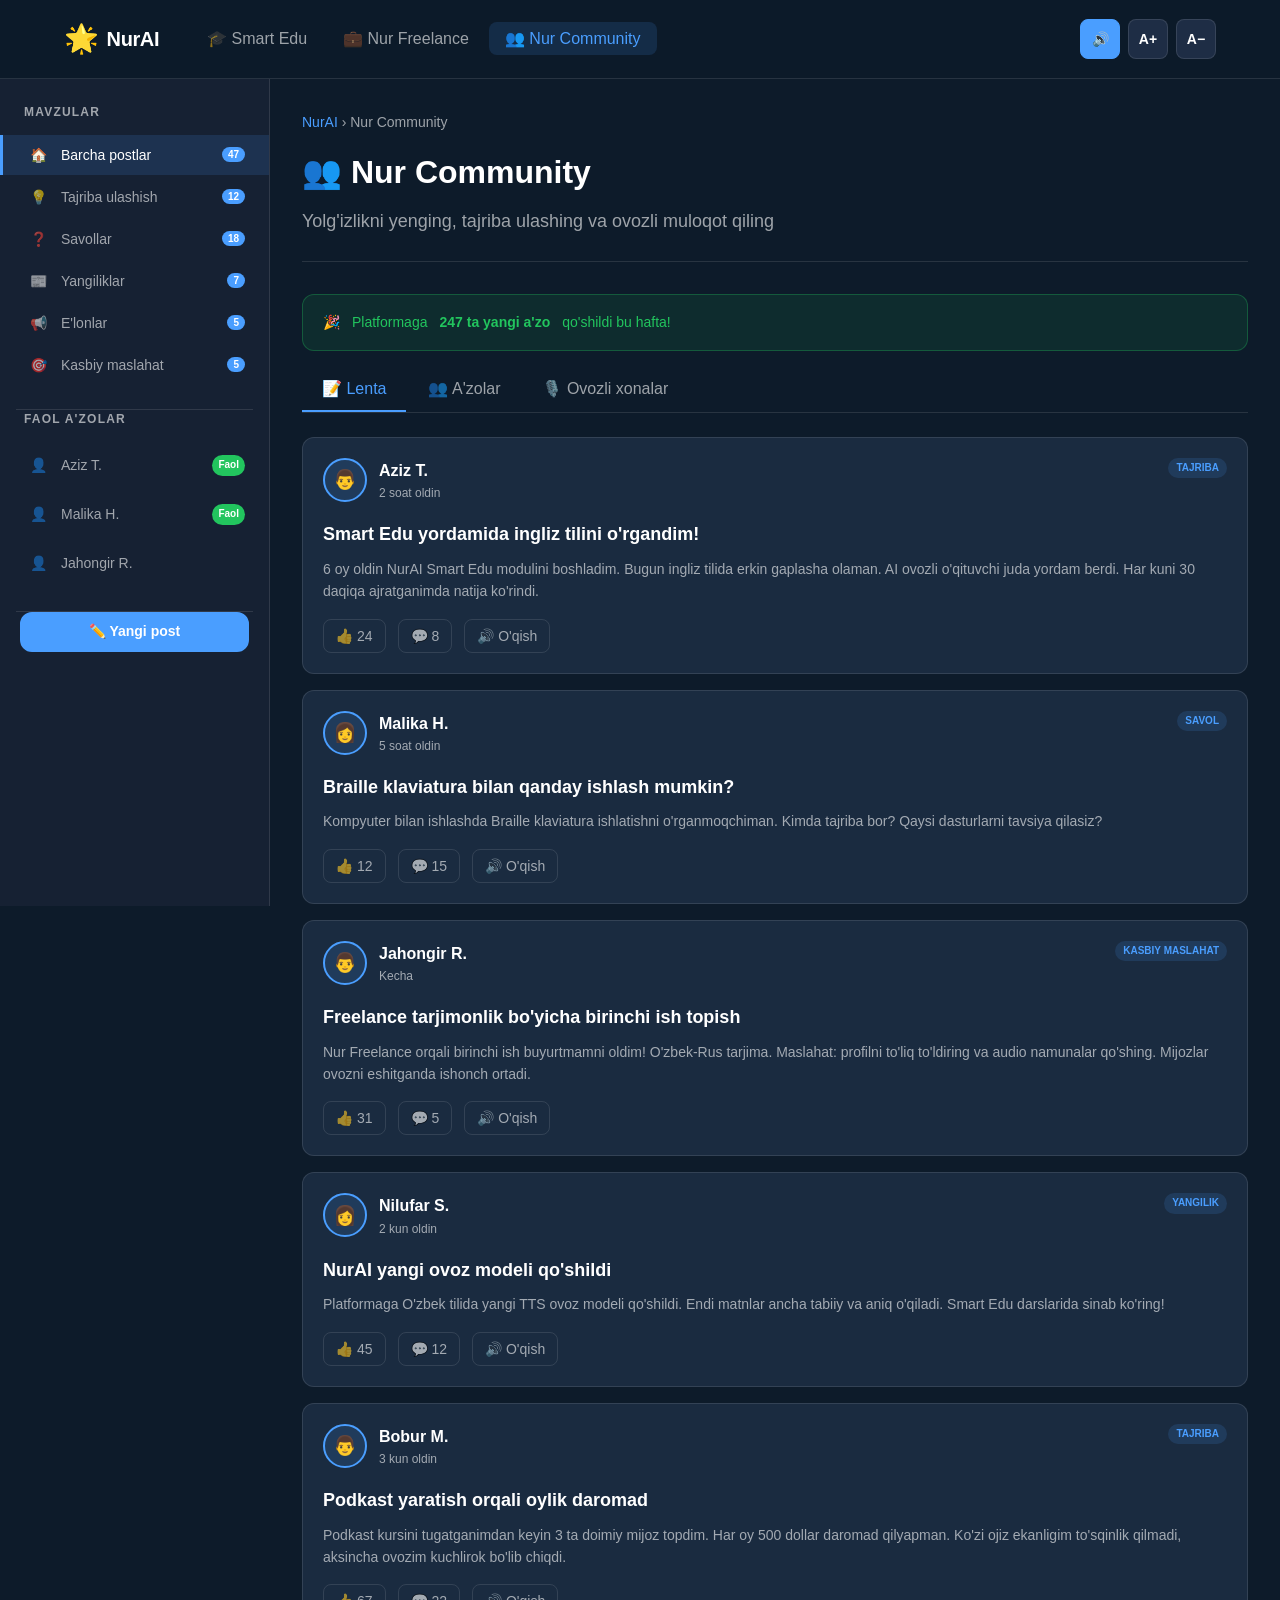
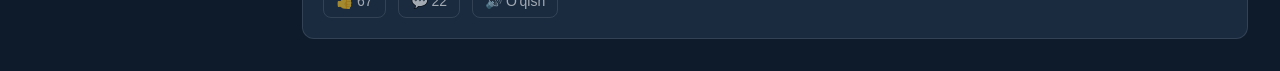
<file: pages/nur-community.html>
<!DOCTYPE html>
<html lang="uz" dir="ltr">
<head>
  <meta charset="UTF-8">
  <meta name="viewport" content="width=device-width, initial-scale=1.0">
  <meta name="description" content="NurAI Nur Community — ko'zi ojizlar uchun ijtimoiy muloqot, tajriba ulashish va ovozli chat platformasi.">
  <title>Nur Community 👥 — NurAI</title>
  <link rel="stylesheet" href="../css/style.css">
  <style>
    /* ── Extra community styles ── */
    .member-card{
      background:var(--color-navy-card);border:1px solid var(--color-border);
      border-radius:var(--r);padding:var(--sp4);
      display:flex;align-items:center;gap:var(--sp3);
      transition:border-color var(--t);
    }
    .member-card:hover{border-color:var(--color-accent);}
    .member-card__avatar{
      width:48px;height:48px;border-radius:50%;
      background:var(--color-accent-light);border:2px solid var(--color-accent);
      display:flex;align-items:center;justify-content:center;
      font-size:1.4rem;flex-shrink:0;
    }
    .member-card__name{font-weight:600;font-size:var(--fs-sm);}
    .member-card__role{font-size:var(--fs-xs);color:var(--color-white-muted);}
    .member-card__actions{margin-left:auto;display:flex;gap:var(--sp2);}

    .new-post-form{
      background:var(--color-navy-card);border:1px solid var(--color-border);
      border-radius:var(--r-lg);padding:var(--sp5);margin-bottom:var(--sp6);
    }
    .new-post-form h2{font-size:var(--fs-base);font-weight:600;margin-bottom:var(--sp4);}

    .voice-msg-btn{
      width:50px;height:50px;border-radius:50%;
      background:var(--color-navy-light);border:2px solid var(--color-border);
      color:var(--color-white-muted);font-size:1.3rem;cursor:pointer;
      display:flex;align-items:center;justify-content:center;
      transition:all var(--t);
    }
    .voice-msg-btn:hover,.voice-msg-btn:focus{
      background:var(--color-accent);border-color:var(--color-accent);color:#fff;
    }
    .voice-msg-btn.recording{
      background:var(--color-danger);border-color:var(--color-danger);color:#fff;
      animation:rec-pulse 1s ease-in-out infinite;
    }

    .members-grid{display:grid;grid-template-columns:repeat(auto-fill,minmax(220px,1fr));gap:var(--sp3);}
  </style>
</head>
<body>

<a class="skip-link" href="#comm-main">Asosiy tarkibga o'tish</a>

<!-- HEADER -->
<header class="header" role="banner">
  <div class="container">
    <div class="header__inner">
      <a href="../index.html" class="logo" aria-label="NurAI — bosh sahifa">
        <span class="logo__icon" aria-hidden="true">🌟</span>
        <span>NurAI</span>
      </a>
      <nav class="nav" role="navigation" aria-label="Asosiy navigatsiya">
        <ul class="nav__list">
          <li><a href="smart-edu.html"     class="nav__link">🎓 Smart Edu</a></li>
          <li><a href="nur-freelance.html"  class="nav__link">💼 Nur Freelance</a></li>
          <li><a href="nur-community.html"  class="nav__link">👥 Nur Community</a></li>
        </ul>
      </nav>
      <div class="header__controls">
        <button class="btn-icon" id="tts-toggle" aria-label="Ovozli o'qishni yoqish/o'chirish" aria-pressed="true">🔊</button>
        <button class="btn-icon" id="font-increase" aria-label="Shriftni kattalashtirish">A+</button>
        <button class="btn-icon" id="font-decrease" aria-label="Shriftni kichiklashtirish">A−</button>
        <button class="btn-icon menu-btn" id="menu-toggle" aria-label="Menyu" aria-expanded="false">☰</button>
      </div>
    </div>
  </div>
</header>

<!-- PAGE LAYOUT -->
<div class="page-layout">

  <!-- SIDEBAR -->
  <aside class="sidebar" aria-label="Nur Community navigatsiyasi">

    <div class="sidebar__section">
      <p class="sidebar__heading">Mavzular</p>
      <div class="sidebar__menu">
        <button class="sidebar__item active" data-cat="all" aria-label="Barcha postlar">
          <span class="sidebar__item__icon">🏠</span> Barcha postlar
          <span class="sidebar__badge">47</span>
        </button>
        <button class="sidebar__item" data-cat="tajriba" aria-label="Tajriba ulashish">
          <span class="sidebar__item__icon">💡</span> Tajriba ulashish
          <span class="sidebar__badge">12</span>
        </button>
        <button class="sidebar__item" data-cat="savol" aria-label="Savollar">
          <span class="sidebar__item__icon">❓</span> Savollar
          <span class="sidebar__badge">18</span>
        </button>
        <button class="sidebar__item" data-cat="yangilik" aria-label="Yangiliklar">
          <span class="sidebar__item__icon">📰</span> Yangiliklar
          <span class="sidebar__badge">7</span>
        </button>
        <button class="sidebar__item" data-cat="elon" aria-label="E'lonlar">
          <span class="sidebar__item__icon">📢</span> E'lonlar
          <span class="sidebar__badge">5</span>
        </button>
        <button class="sidebar__item" data-cat="kasbiy" aria-label="Kasbiy maslahat">
          <span class="sidebar__item__icon">🎯</span> Kasbiy maslahat
          <span class="sidebar__badge">5</span>
        </button>
      </div>
    </div>

    <hr class="divider" style="margin:0 var(--sp4);">

    <div class="sidebar__section">
      <p class="sidebar__heading">Faol a'zolar</p>
      <div class="sidebar__menu">
        <div class="sidebar__item" style="cursor:default;">
          <span class="sidebar__item__icon">👤</span>
          <span>Aziz T.</span>
          <span class="sidebar__badge" style="background:var(--color-success);">Faol</span>
        </div>
        <div class="sidebar__item" style="cursor:default;">
          <span class="sidebar__item__icon">👤</span>
          <span>Malika H.</span>
          <span class="sidebar__badge" style="background:var(--color-success);">Faol</span>
        </div>
        <div class="sidebar__item" style="cursor:default;">
          <span class="sidebar__item__icon">👤</span>
          <span>Jahongir R.</span>
        </div>
      </div>
    </div>

    <hr class="divider" style="margin:0 var(--sp4);">

    <div style="padding:0 var(--sp5) var(--sp4);">
      <button class="btn btn--primary btn--sm btn--full" id="show-post-form-btn">
        ✏️ Yangi post
      </button>
    </div>

  </aside>

  <!-- MAIN -->
  <main id="comm-main" class="main-content" role="main">

    <!-- Page header -->
    <div class="page-header">
      <nav aria-label="Yo'l ko'rsatgich">
        <p class="page-header__breadcrumb">
          <a href="../index.html">NurAI</a> › Nur Community
        </p>
      </nav>
      <h1 class="page-header__title">👥 Nur Community</h1>
      <p class="page-header__sub">Yolg'izlikni yenging, tajriba ulashing va ovozli muloqot qiling</p>
    </div>

    <!-- Alert -->
    <div class="alert alert--success" role="note">
      <span aria-hidden="true">🎉</span>
      Platformaga <strong>247 ta yangi a'zo</strong> qo'shildi bu hafta!
    </div>

    <!-- New Post Form (hidden by default) -->
    <div class="new-post-form" id="new-post-form" hidden aria-label="Yangi post yaratish" role="region">
      <h2>✏️ Yangi Post Yozish</h2>
      <div class="form-group">
        <label class="form-label" for="post-cat-select">Mavzu</label>
        <select class="form-select" id="post-cat-select" aria-label="Post mavzusini tanlang">
          <option value="">Mavzuni tanlang</option>
          <option>Tajriba ulashish</option>
          <option>Savol</option>
          <option>Yangilik</option>
          <option>E'lon</option>
          <option>Kasbiy maslahat</option>
        </select>
      </div>
      <div class="form-group">
        <label class="form-label" for="post-title-input">Sarlavha</label>
        <input class="form-input" id="post-title-input" type="text"
               placeholder="Postingiz sarlavhasi…" aria-required="true">
      </div>
      <div class="form-group">
        <label class="form-label" for="post-text-input">Matn</label>
        <textarea class="form-textarea" id="post-text-input"
                  placeholder="Fikr, savol yoki tajribangizni yozing…"
                  aria-required="true"></textarea>
      </div>

      <!-- Voice message -->
      <div class="form-group">
        <label class="form-label" style="margin-bottom:var(--sp3);">
          🎙️ Ovozli xabar qo'shish (ixtiyoriy)
        </label>
        <div style="display:flex;align-items:center;gap:var(--sp3);">
          <button class="voice-msg-btn" id="voice-record-btn"
                  aria-label="Ovozli xabar yozish uchun bosing" aria-pressed="false">🎤</button>
          <span id="voice-record-status" style="font-size:var(--fs-sm);color:var(--color-white-muted);">
            Mikrofon tugmasini bosib ovozli xabar qoldiring
          </span>
        </div>
      </div>

      <div style="display:flex;gap:var(--sp3);">
        <button class="btn btn--primary" id="submit-post-btn">Post yuborish</button>
        <button class="btn btn--secondary" id="cancel-post-btn">Bekor qilish</button>
      </div>
    </div>

    <!-- Tabs: Lenta | A'zolar -->
    <div class="tabs" role="region" aria-label="Community bo'limlari">
      <div class="tabs__nav" role="tablist" aria-label="Bo'limlar">
        <button class="tab-btn active" role="tab"
                aria-selected="true" aria-controls="tab-feed" id="btn-feed">
          📝 Lenta
        </button>
        <button class="tab-btn" role="tab"
                aria-selected="false" aria-controls="tab-members" id="btn-members">
          👥 A'zolar
        </button>
        <button class="tab-btn" role="tab"
                aria-selected="false" aria-controls="tab-voice" id="btn-voice">
          🎙️ Ovozli xonalar
        </button>
      </div>

      <!-- ── TAB: Lenta ─────────────────── -->
      <div class="tab-panel active" id="tab-feed" role="tabpanel" aria-labelledby="btn-feed">
        <div class="post-list" id="post-list" aria-label="Postlar ro'yxati">
          <!-- filled by JS -->
        </div>
      </div>

      <!-- ── TAB: A'zolar ───────────────── -->
      <div class="tab-panel" id="tab-members" role="tabpanel" aria-labelledby="btn-members" hidden>
        <div style="display:flex;justify-content:space-between;align-items:center;margin-bottom:var(--sp5);flex-wrap:wrap;gap:var(--sp3);">
          <h2 style="font-size:var(--fs-xl);font-weight:600;">Jamiyat a'zolari</h2>
          <input class="form-input" type="search" placeholder="🔍 A'zo qidirish…"
                 aria-label="A'zo qidirish" style="width:220px;">
        </div>
        <div class="members-grid" id="members-grid">
          <!-- filled by JS -->
        </div>
      </div>

      <!-- ── TAB: Ovozli xonalar ────────── -->
      <div class="tab-panel" id="tab-voice" role="tabpanel" aria-labelledby="btn-voice" hidden>
        <div style="margin-bottom:var(--sp5);">
          <div class="alert alert--info" role="note">
            <span aria-hidden="true">🎙️</span>
            Ovozli xonaga kirish uchun brauzer mikrofonga ruxsat berishi kerak.
          </div>
        </div>

        <div style="display:grid;grid-template-columns:repeat(auto-fill,minmax(280px,1fr));gap:var(--sp4);">

          <div class="card">
            <span class="card__tag card__tag--green">Faol · 5 ishtirokchi</span>
            <div class="card__icon" aria-hidden="true">🌐</div>
            <h3 class="card__title">Ingliz tili suhbati</h3>
            <p class="card__desc">Ingliz tilini o'rganuvchilar uchun ochiq ovozli muhokama xonasi.</p>
            <div style="display:flex;gap:var(--sp2);margin-top:auto;">
              <button class="btn btn--primary btn--sm" style="flex:1;"
                      onclick="joinVoiceRoom('Ingliz tili suhbati')">
                🎙️ Kirish
              </button>
              <button class="btn btn--secondary btn--sm"
                      onclick="NurApp.speak('Ingliz tili suhbati ovozli xonasi. 5 ishtirokchi.')">🔊</button>
            </div>
          </div>

          <div class="card">
            <span class="card__tag">2 ishtirokchi</span>
            <div class="card__icon" aria-hidden="true">💼</div>
            <h3 class="card__title">Freelance maslahat</h3>
            <p class="card__desc">Freelance ish topish, narx belgilash va mijozlar bilan ishlash haqida.</p>
            <div style="display:flex;gap:var(--sp2);margin-top:auto;">
              <button class="btn btn--primary btn--sm" style="flex:1;"
                      onclick="joinVoiceRoom('Freelance maslahat')">
                🎙️ Kirish
              </button>
              <button class="btn btn--secondary btn--sm"
                      onclick="NurApp.speak('Freelance maslahat xonasi. 2 ishtirokchi.')">🔊</button>
            </div>
          </div>

          <div class="card">
            <span class="card__tag card__tag--orange">Kutilmoqda · 0 ishtirokchi</span>
            <div class="card__icon" aria-hidden="true">💡</div>
            <h3 class="card__title">Motivatsiya va qo'llab-quvvatlash</h3>
            <p class="card__desc">Bir-biringizni qo'llab-quvvatlang, muvaffaqiyatlarni ulashing.</p>
            <div style="display:flex;gap:var(--sp2);margin-top:auto;">
              <button class="btn btn--primary btn--sm" style="flex:1;"
                      onclick="joinVoiceRoom('Motivatsiya xonasi')">
                🎙️ Kirish
              </button>
              <button class="btn btn--secondary btn--sm"
                      onclick="NurApp.speak('Motivatsiya va qo\'llab-quvvatlash xonasi.')">🔊</button>
            </div>
          </div>

          <div class="card">
            <span class="card__tag card__tag--green">Faol · 8 ishtirokchi</span>
            <div class="card__icon" aria-hidden="true">📚</div>
            <h3 class="card__title">Ta'lim va texnologiya</h3>
            <p class="card__desc">Online ta'lim resurslari, dasturlar va yangi texnologiyalar haqida.</p>
            <div style="display:flex;gap:var(--sp2);margin-top:auto;">
              <button class="btn btn--primary btn--sm" style="flex:1;"
                      onclick="joinVoiceRoom('Ta\'lim va texnologiya')">
                🎙️ Kirish
              </button>
              <button class="btn btn--secondary btn--sm"
                      onclick="NurApp.speak('Ta\'lim va texnologiya xonasi. 8 ishtirokchi.')">🔊</button>
            </div>
          </div>

        </div>
      </div>

    </div><!-- /tabs -->

  </main>
</div><!-- /page-layout -->

<!-- TTS Status Bar -->
<div class="tts-bar" id="tts-bar" role="status" aria-live="polite" aria-atomic="true" hidden>
  <div class="container">
    <div class="tts-bar__inner">
      <span class="tts-bar__icon" aria-hidden="true">🔊</span>
      <span class="tts-bar__text" id="tts-bar-text">O'qilmoqda…</span>
      <button class="tts-bar__stop" id="tts-bar-stop" aria-label="O'qishni to'xtatish">⏹ To'xtatish</button>
    </div>
  </div>
</div>

<script src="../js/speech.js"></script>
<script src="../js/app.js"></script>
<script>
/* ════════════════════════════════════════════════
   Nur Community — Page Logic
   ════════════════════════════════════════════════ */
(function () {
  'use strict';

  /* ── Post data ───────────────────────────── */
  const POSTS = [
    {
      id: 1, author: "Aziz T.", emoji: "👨",
      cat: "tajriba", catLabel: "Tajriba",
      time: "2 soat oldin",
      title: "Smart Edu yordamida ingliz tilini o'rgandim!",
      text: "6 oy oldin NurAI Smart Edu modulini boshladim. Bugun ingliz tilida erkin gaplasha olaman. AI ovozli o'qituvchi juda yordam berdi. Har kuni 30 daqiqa ajratganimda natija ko'rindi.",
      likes: 24, comments: 8
    },
    {
      id: 2, author: "Malika H.", emoji: "👩",
      cat: "savol", catLabel: "Savol",
      time: "5 soat oldin",
      title: "Braille klaviatura bilan qanday ishlash mumkin?",
      text: "Kompyuter bilan ishlashda Braille klaviatura ishlatishni o'rganmoqchiman. Kimda tajriba bor? Qaysi dasturlarni tavsiya qilasiz?",
      likes: 12, comments: 15
    },
    {
      id: 3, author: "Jahongir R.", emoji: "👨",
      cat: "kasbiy", catLabel: "Kasbiy maslahat",
      time: "Kecha",
      title: "Freelance tarjimonlik bo'yicha birinchi ish topish",
      text: "Nur Freelance orqali birinchi ish buyurtmamni oldim! O'zbek-Rus tarjima. Maslahat: profilni to'liq to'ldiring va audio namunalar qo'shing. Mijozlar ovozni eshitganda ishonch ortadi.",
      likes: 31, comments: 5
    },
    {
      id: 4, author: "Nilufar S.", emoji: "👩",
      cat: "yangilik", catLabel: "Yangilik",
      time: "2 kun oldin",
      title: "NurAI yangi ovoz modeli qo'shildi",
      text: "Platformaga O'zbek tilida yangi TTS ovoz modeli qo'shildi. Endi matnlar ancha tabiiy va aniq o'qiladi. Smart Edu darslarida sinab ko'ring!",
      likes: 45, comments: 12
    },
    {
      id: 5, author: "Bobur M.", emoji: "👨",
      cat: "tajriba", catLabel: "Tajriba",
      time: "3 kun oldin",
      title: "Podkast yaratish orqali oylik daromad",
      text: "Podkast kursini tugatganimdan keyin 3 ta doimiy mijoz topdim. Har oy 500 dollar daromad qilyapman. Ko'zi ojiz ekanligim to'sqinlik qilmadi, aksincha ovozim kuchlirok bo'lib chiqdi.",
      likes: 67, comments: 22
    }
  ];

  /* ── Members data ────────────────────────── */
  const MEMBERS = [
    { name: "Aziz Toshmatov",  emoji: "👨", role: "Ingliz tili o'qituvchi", online: true  },
    { name: "Malika Hasanova", emoji: "👩", role: "Python dasturchi",        online: true  },
    { name: "Jahongir Rашидov",emoji: "👨", role: "Tarjimon",               online: false },
    { name: "Nilufar Saidova", emoji: "👩", role: "Podkast yaratuvchi",     online: true  },
    { name: "Bobur Mirzaev",   emoji: "👨", role: "Freelance yozuvchi",     online: false },
    { name: "Zulfiya Nazarova",emoji: "👩", role: "Kontent menejer",        online: true  },
    { name: "Sherzod Karimov", emoji: "👨", role: "IT mutaxassis",          online: false },
    { name: "Dilorom Yusupova",emoji: "👩", role: "O'quvchi",               online: true  },
  ];

  /* ── Liked set ───────────────────────────── */
  const liked = new Set();

  /* ── Render posts ────────────────────────── */
  function renderPosts(posts) {
    const list = document.getElementById('post-list');
    if (!list) return;
    list.innerHTML = '';
    posts.forEach(p => {
      const el = document.createElement('article');
      el.className = 'post-card';
      el.setAttribute('aria-labelledby', `post-${p.id}-title`);
      el.innerHTML = `
        <div class="post-card__top">
          <div class="post-card__avatar" aria-hidden="true">${p.emoji}</div>
          <div>
            <div class="post-card__author">${esc(p.author)}</div>
            <div class="post-card__time">${p.time}</div>
          </div>
          <span class="post-card__cat" style="margin-left:auto;">${esc(p.catLabel)}</span>
        </div>
        <h2 class="post-card__title" id="post-${p.id}-title">${esc(p.title)}</h2>
        <p class="post-card__text">${esc(p.text)}</p>
        <div class="post-card__actions">
          <button class="post-action ${liked.has(p.id) ? 'liked' : ''}"
                  data-id="${p.id}" data-type="like"
                  aria-label="${liked.has(p.id) ? 'Layk olib tashlash' : 'Layk bosish'}"
                  aria-pressed="${liked.has(p.id)}">
            👍 <span>${p.likes + (liked.has(p.id) ? 1 : 0)}</span>
          </button>
          <button class="post-action" data-id="${p.id}" data-type="comment"
                  aria-label="Izoh qoldirish">
            💬 ${p.comments}
          </button>
          <button class="post-action" data-id="${p.id}" data-type="read"
                  aria-label="Ushbu postni ovozda o'qish">
            🔊 O'qish
          </button>
        </div>`;

      // Action handlers
      el.querySelectorAll('.post-action').forEach(btn => {
        btn.addEventListener('click', () => {
          const type = btn.dataset.type;
          const id   = Number(btn.dataset.id);
          if (type === 'like') {
            if (liked.has(id)) { liked.delete(id); } else { liked.add(id); }
            renderPosts(POSTS);
          } else if (type === 'read') {
            const post = POSTS.find(x => x.id === id);
            if (post) NurApp.speak(`${post.title}. ${post.text}`);
          } else if (type === 'comment') {
            NurApp.speak('Izoh qoldirish funksiyasi tez orada qo\'shiladi.');
          }
        });
      });

      list.appendChild(el);
    });
  }

  /* ── Render members ──────────────────────── */
  function renderMembers() {
    const grid = document.getElementById('members-grid');
    if (!grid) return;
    MEMBERS.forEach(m => {
      const card = document.createElement('div');
      card.className = 'member-card';
      card.innerHTML = `
        <div class="member-card__avatar" aria-hidden="true">${m.emoji}</div>
        <div>
          <div class="member-card__name">${esc(m.name)}</div>
          <div class="member-card__role">${esc(m.role)}</div>
          ${m.online ? '<span class="badge badge--green" style="margin-top:4px;">Faol</span>' : ''}
        </div>
        <div class="member-card__actions">
          <button class="btn btn--secondary btn--sm">Ulash</button>
        </div>`;
      const btn = card.querySelector('.btn');
      btn.setAttribute('aria-label', m.name + ' ga xabar yuborish');
      btn.addEventListener('click', () => {
        NurApp.speak(`${m.name} bilan bog'lanish imkoniyati tez orada qo'shiladi.`);
      });
      grid.appendChild(card);
    });
  }

  /* ── Category filter ─────────────────────── */
  document.querySelectorAll('.sidebar__item[data-cat]').forEach(btn => {
    btn.addEventListener('click', () => {
      document.querySelectorAll('.sidebar__item[data-cat]').forEach(b => b.classList.remove('active'));
      btn.classList.add('active');
      const cat = btn.dataset.cat;
      const filtered = cat === 'all' ? POSTS : POSTS.filter(p => p.cat === cat);
      renderPosts(filtered);
      NurApp.speak(btn.textContent.trim());
    });
  });

  /* ── New post form ───────────────────────── */
  const form         = document.getElementById('new-post-form');
  const showFormBtn  = document.getElementById('show-post-form-btn');
  const cancelBtn    = document.getElementById('cancel-post-btn');
  const submitBtn    = document.getElementById('submit-post-btn');

  showFormBtn && showFormBtn.addEventListener('click', () => {
    form.hidden = false;
    form.querySelector('select, input, textarea').focus();
    NurApp.speak('Post yozish shakli ochildi. Mavzuni tanlang.');
  });

  cancelBtn && cancelBtn.addEventListener('click', () => {
    form.hidden = true;
    NurApp.speak('Post bekor qilindi.');
  });

  submitBtn && submitBtn.addEventListener('click', () => {
    const title = document.getElementById('post-title-input').value.trim();
    const text  = document.getElementById('post-text-input').value.trim();
    const cat   = document.getElementById('post-cat-select').value;

    if (!title || !text) {
      NurApp.speak('Iltimos, sarlavha va matn to\'ldiring.');
      return;
    }

    POSTS.unshift({
      id: Date.now(), author: "Siz", emoji: "🧑",
      cat: cat || 'tajriba', catLabel: cat || 'Tajriba',
      time: "Hozirgina", title, text, likes: 0, comments: 0
    });
    renderPosts(POSTS);
    form.hidden = true;
    document.getElementById('post-title-input').value = '';
    document.getElementById('post-text-input').value  = '';
    NurApp.speak('Postingiz muvaffaqiyatli joylashtirildi!');
  });

  /* ── Voice record (post form) ────────────── */
  let voiceRec = false;
  const vrBtn  = document.getElementById('voice-record-btn');
  const vrStat = document.getElementById('voice-record-status');

  vrBtn && vrBtn.addEventListener('click', () => {
    if (voiceRec) {
      NurSpeech.stopListening();
      vrBtn.classList.remove('recording');
      vrBtn.setAttribute('aria-pressed', 'false');
      voiceRec = false;
      return;
    }
    vrBtn.classList.add('recording');
    vrBtn.setAttribute('aria-pressed', 'true');
    voiceRec = true;
    vrStat.textContent = '🔴 Yozilmoqda…';

    NurSpeech.startListening(
      (t, final) => {
        vrStat.textContent = (final ? '✓ ' : '…') + t;
        if (final) {
          const ta = document.getElementById('post-text-input');
          if (ta) ta.value = (ta.value ? ta.value + ' ' : '') + t;
        }
      },
      () => { vrBtn.classList.remove('recording'); vrBtn.setAttribute('aria-pressed','false'); voiceRec = false; },
      (e) => { vrStat.textContent = 'Xatolik: ' + e; vrBtn.classList.remove('recording'); voiceRec = false; }
    );
  });

  /* ── Voice room ──────────────────────────── */
  window.joinVoiceRoom = function (name) {
    NurApp.speak(`${name} ovozli xonasiga qo'shildingiz. Mikrofon yoqiq.`);
  };

  /* ── Utilities ───────────────────────────── */
  function esc(s) {
    return String(s)
      .replace(/&/g,'&amp;').replace(/</g,'&lt;').replace(/>/g,'&gt;');
  }

  /* ── Init ────────────────────────────────── */
  renderPosts(POSTS);
  renderMembers();

}());
</script>
</body>
</html>
</file>
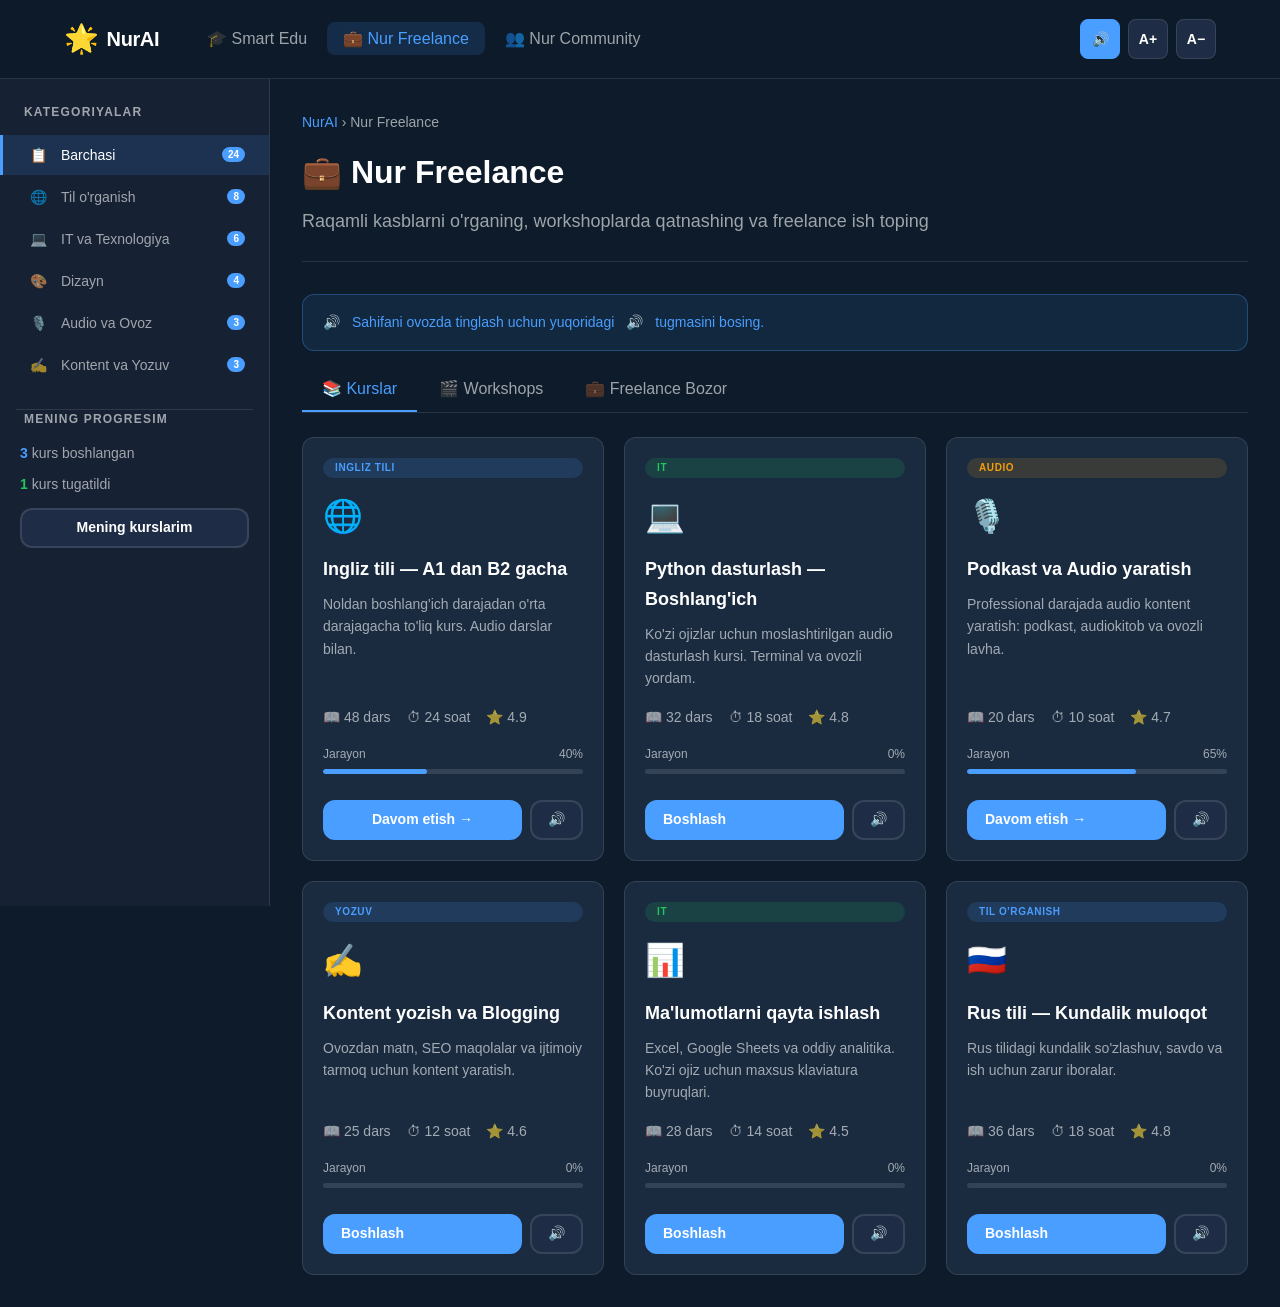
<file: pages/nur-freelance.html>
<!DOCTYPE html>
<html lang="uz" dir="ltr">
<head>
  <meta charset="UTF-8">
  <meta name="viewport" content="width=device-width, initial-scale=1.0">
  <meta name="description" content="NurAI Nur Freelance — ko'zi ojizlar uchun raqamli kasblarni o'rganish va freelance ish topish platformasi.">
  <title>Nur Freelance 💼 — NurAI</title>
  <link rel="stylesheet" href="../css/style.css">
  <style>
    .workshop-card{
      background:var(--color-navy-card);border:1px solid var(--color-border);
      border-radius:var(--r);padding:var(--sp5);
      display:flex;gap:var(--sp4);align-items:flex-start;
      transition:border-color var(--t);
    }
    .workshop-card:hover{border-color:var(--color-accent);}
    .workshop-card__thumb{
      width:64px;height:64px;border-radius:var(--r-sm);
      background:var(--color-accent-light);
      display:flex;align-items:center;justify-content:center;
      font-size:2rem;flex-shrink:0;
    }
    .workshop-card__body{flex:1;min-width:0;}
    .workshop-card__title{font-size:var(--fs-base);font-weight:600;margin-bottom:var(--sp1);}
    .workshop-card__meta{font-size:var(--fs-xs);color:var(--color-white-muted);margin-bottom:var(--sp3);}
    .workshop-card__actions{display:flex;gap:var(--sp2);}

    .job-card{
      background:var(--color-navy-card);border:1px solid var(--color-border);
      border-radius:var(--r);padding:var(--sp5);
      transition:border-color var(--t);
    }
    .job-card:hover{border-color:var(--color-accent);}
    .job-card__header{display:flex;justify-content:space-between;align-items:flex-start;gap:var(--sp3);margin-bottom:var(--sp3);}
    .job-card__title{font-size:var(--fs-lg);font-weight:600;}
    .job-card__price{
      font-size:var(--fs-base);font-weight:700;color:var(--color-success);
      white-space:nowrap;
    }
    .job-card__desc{font-size:var(--fs-sm);color:var(--color-white-muted);margin-bottom:var(--sp4);line-height:1.6;}
    .job-card__tags{display:flex;flex-wrap:wrap;gap:var(--sp2);margin-bottom:var(--sp4);}
    .job-card__actions{display:flex;gap:var(--sp2);}
  </style>
</head>
<body>

<a class="skip-link" href="#free-main">Asosiy tarkibga o'tish</a>

<!-- HEADER -->
<header class="header" role="banner">
  <div class="container">
    <div class="header__inner">
      <a href="../index.html" class="logo" aria-label="NurAI — bosh sahifa">
        <span class="logo__icon" aria-hidden="true">🌟</span>
        <span>NurAI</span>
      </a>
      <nav class="nav" role="navigation" aria-label="Asosiy navigatsiya">
        <ul class="nav__list">
          <li><a href="smart-edu.html"     class="nav__link">🎓 Smart Edu</a></li>
          <li><a href="nur-freelance.html"  class="nav__link">💼 Nur Freelance</a></li>
          <li><a href="nur-community.html"  class="nav__link">👥 Nur Community</a></li>
        </ul>
      </nav>
      <div class="header__controls">
        <button class="btn-icon" id="tts-toggle" aria-label="Ovozli o'qishni yoqish/o'chirish" aria-pressed="true">🔊</button>
        <button class="btn-icon" id="font-increase" aria-label="Shriftni kattalashtirish">A+</button>
        <button class="btn-icon" id="font-decrease" aria-label="Shriftni kichiklashtirish">A−</button>
        <button class="btn-icon menu-btn" id="menu-toggle" aria-label="Menyu" aria-expanded="false">☰</button>
      </div>
    </div>
  </div>
</header>

<!-- PAGE LAYOUT -->
<div class="page-layout">

  <!-- SIDEBAR -->
  <aside class="sidebar" aria-label="Nur Freelance navigatsiyasi">
    <div class="sidebar__section">
      <p class="sidebar__heading">Kategoriyalar</p>
      <div class="sidebar__menu">
        <button class="sidebar__item active" data-filter="all" aria-label="Barchasi">
          <span class="sidebar__item__icon">📋</span> Barchasi
          <span class="sidebar__badge">24</span>
        </button>
        <button class="sidebar__item" data-filter="til" aria-label="Til o'rganish">
          <span class="sidebar__item__icon">🌐</span> Til o'rganish
          <span class="sidebar__badge">8</span>
        </button>
        <button class="sidebar__item" data-filter="it" aria-label="IT va Texnologiya">
          <span class="sidebar__item__icon">💻</span> IT va Texnologiya
          <span class="sidebar__badge">6</span>
        </button>
        <button class="sidebar__item" data-filter="dizayn" aria-label="Dizayn">
          <span class="sidebar__item__icon">🎨</span> Dizayn
          <span class="sidebar__badge">4</span>
        </button>
        <button class="sidebar__item" data-filter="audio" aria-label="Audio va Ovoz">
          <span class="sidebar__item__icon">🎙️</span> Audio va Ovoz
          <span class="sidebar__badge">3</span>
        </button>
        <button class="sidebar__item" data-filter="yozuv" aria-label="Kontent va Yozuv">
          <span class="sidebar__item__icon">✍️</span> Kontent va Yozuv
          <span class="sidebar__badge">3</span>
        </button>
      </div>
    </div>

    <hr class="divider" style="margin:0 var(--sp4);">

    <div class="sidebar__section">
      <p class="sidebar__heading">Mening progresim</p>
      <div style="padding:0 var(--sp5);">
        <div style="font-size:var(--fs-sm);margin-bottom:var(--sp2);">
          <span style="color:var(--color-accent);font-weight:700;">3</span>
          <span style="color:var(--color-white-muted);"> kurs boshlangan</span>
        </div>
        <div style="font-size:var(--fs-sm);margin-bottom:var(--sp3);">
          <span style="color:var(--color-success);font-weight:700;">1</span>
          <span style="color:var(--color-white-muted);"> kurs tugatildi</span>
        </div>
        <a href="#my-courses" class="btn btn--secondary btn--sm btn--full">
          Mening kurslarim
        </a>
      </div>
    </div>
  </aside>

  <!-- MAIN -->
  <main id="free-main" class="main-content" role="main">

    <!-- Page header -->
    <div class="page-header">
      <nav aria-label="Yo'l ko'rsatgich">
        <p class="page-header__breadcrumb">
          <a href="../index.html">NurAI</a> › Nur Freelance
        </p>
      </nav>
      <h1 class="page-header__title">💼 Nur Freelance</h1>
      <p class="page-header__sub">Raqamli kasblarni o'rganing, workshoplarda qatnashing va freelance ish toping</p>
    </div>

    <!-- Alert -->
    <div class="alert alert--info" role="note">
      <span aria-hidden="true">🔊</span>
      Sahifani ovozda tinglash uchun yuqoridagi <strong>🔊</strong> tugmasini bosing.
    </div>

    <!-- Tabs -->
    <div class="tabs" role="region" aria-label="Nur Freelance bo'limlari">
      <div class="tabs__nav" role="tablist" aria-label="Bo'limlar">
        <button class="tab-btn active" role="tab"
                aria-selected="true" aria-controls="tab-courses" id="btn-courses">
          📚 Kurslar
        </button>
        <button class="tab-btn" role="tab"
                aria-selected="false" aria-controls="tab-workshops" id="btn-workshops">
          🎬 Workshops
        </button>
        <button class="tab-btn" role="tab"
                aria-selected="false" aria-controls="tab-jobs" id="btn-jobs">
          💼 Freelance Bozor
        </button>
      </div>

      <!-- ── TAB: Kurslar ───────────────── -->
      <div class="tab-panel active" id="tab-courses" role="tabpanel" aria-labelledby="btn-courses">
        <div class="card-grid" id="courses-grid">

          <article class="card" aria-labelledby="c1-title" tabindex="0">
            <span class="card__tag">Ingliz tili</span>
            <div class="card__icon" aria-hidden="true">🌐</div>
            <h2 class="card__title" id="c1-title">Ingliz tili — A1 dan B2 gacha</h2>
            <p class="card__desc">Noldan boshlang'ich darajadan o'rta darajagacha to'liq kurs. Audio darslar bilan.</p>
            <div class="card__meta">
              <span>📖 48 dars</span>
              <span>⏱ 24 soat</span>
              <span>⭐ 4.9</span>
            </div>
            <div class="progress-label"><span>Jarayon</span><span>40%</span></div>
            <div class="progress-bar"><div class="progress-bar__fill" style="width:40%"></div></div>
            <br>
            <div style="display:flex;gap:var(--sp2);margin-top:auto;">
              <a href="smart-edu.html" class="btn btn--primary btn--sm" style="flex:1;justify-content:center;">
                Davom etish →
              </a>
              <button class="btn btn--secondary btn--sm" onclick="NurApp.speak('Ingliz tili kursi. 48 dars, 24 soat.')">🔊</button>
            </div>
          </article>

          <article class="card" aria-labelledby="c2-title" tabindex="0">
            <span class="card__tag card__tag--green">IT</span>
            <div class="card__icon" aria-hidden="true">💻</div>
            <h2 class="card__title" id="c2-title">Python dasturlash — Boshlang'ich</h2>
            <p class="card__desc">Ko'zi ojizlar uchun moslashtirilgan audio dasturlash kursi. Terminal va ovozli yordam.</p>
            <div class="card__meta">
              <span>📖 32 dars</span>
              <span>⏱ 18 soat</span>
              <span>⭐ 4.8</span>
            </div>
            <div class="progress-label"><span>Jarayon</span><span>0%</span></div>
            <div class="progress-bar"><div class="progress-bar__fill" style="width:0%"></div></div>
            <br>
            <div style="display:flex;gap:var(--sp2);margin-top:auto;">
              <button class="btn btn--primary btn--sm" style="flex:1;" onclick="NurApp.speak('Python kursi boshlandi!')">
                Boshlash
              </button>
              <button class="btn btn--secondary btn--sm" onclick="NurApp.speak('Python dasturlash kursi. 32 dars, 18 soat.')">🔊</button>
            </div>
          </article>

          <article class="card" aria-labelledby="c3-title" tabindex="0">
            <span class="card__tag card__tag--orange">Audio</span>
            <div class="card__icon" aria-hidden="true">🎙️</div>
            <h2 class="card__title" id="c3-title">Podkast va Audio yaratish</h2>
            <p class="card__desc">Professional darajada audio kontent yaratish: podkast, audiokitob va ovozli lavha.</p>
            <div class="card__meta">
              <span>📖 20 dars</span>
              <span>⏱ 10 soat</span>
              <span>⭐ 4.7</span>
            </div>
            <div class="progress-label"><span>Jarayon</span><span>65%</span></div>
            <div class="progress-bar"><div class="progress-bar__fill" style="width:65%"></div></div>
            <br>
            <div style="display:flex;gap:var(--sp2);margin-top:auto;">
              <button class="btn btn--primary btn--sm" style="flex:1;">Davom etish →</button>
              <button class="btn btn--secondary btn--sm" onclick="NurApp.speak('Podkast kursi. 20 dars, 10 soat.')">🔊</button>
            </div>
          </article>

          <article class="card" aria-labelledby="c4-title" tabindex="0">
            <span class="card__tag">Yozuv</span>
            <div class="card__icon" aria-hidden="true">✍️</div>
            <h2 class="card__title" id="c4-title">Kontent yozish va Blogging</h2>
            <p class="card__desc">Ovozdan matn, SEO maqolalar va ijtimoiy tarmoq uchun kontent yaratish.</p>
            <div class="card__meta">
              <span>📖 25 dars</span>
              <span>⏱ 12 soat</span>
              <span>⭐ 4.6</span>
            </div>
            <div class="progress-label"><span>Jarayon</span><span>0%</span></div>
            <div class="progress-bar"><div class="progress-bar__fill" style="width:0%"></div></div>
            <br>
            <div style="display:flex;gap:var(--sp2);margin-top:auto;">
              <button class="btn btn--primary btn--sm" style="flex:1;">Boshlash</button>
              <button class="btn btn--secondary btn--sm" onclick="NurApp.speak('Kontent yozish kursi. 25 dars, 12 soat.')">🔊</button>
            </div>
          </article>

          <article class="card" aria-labelledby="c5-title" tabindex="0">
            <span class="card__tag card__tag--green">IT</span>
            <div class="card__icon" aria-hidden="true">📊</div>
            <h2 class="card__title" id="c5-title">Ma'lumotlarni qayta ishlash</h2>
            <p class="card__desc">Excel, Google Sheets va oddiy analitika. Ko'zi ojiz uchun maxsus klaviatura buyruqlari.</p>
            <div class="card__meta">
              <span>📖 28 dars</span>
              <span>⏱ 14 soat</span>
              <span>⭐ 4.5</span>
            </div>
            <div class="progress-label"><span>Jarayon</span><span>0%</span></div>
            <div class="progress-bar"><div class="progress-bar__fill" style="width:0%"></div></div>
            <br>
            <div style="display:flex;gap:var(--sp2);margin-top:auto;">
              <button class="btn btn--primary btn--sm" style="flex:1;">Boshlash</button>
              <button class="btn btn--secondary btn--sm" onclick="NurApp.speak('Ma\'lumotlarni qayta ishlash kursi.')">🔊</button>
            </div>
          </article>

          <article class="card" aria-labelledby="c6-title" tabindex="0">
            <span class="card__tag">Til o'rganish</span>
            <div class="card__icon" aria-hidden="true">🇷🇺</div>
            <h2 class="card__title" id="c6-title">Rus tili — Kundalik muloqot</h2>
            <p class="card__desc">Rus tilidagi kundalik so'zlashuv, savdo va ish uchun zarur iboralar.</p>
            <div class="card__meta">
              <span>📖 36 dars</span>
              <span>⏱ 18 soat</span>
              <span>⭐ 4.8</span>
            </div>
            <div class="progress-label"><span>Jarayon</span><span>0%</span></div>
            <div class="progress-bar"><div class="progress-bar__fill" style="width:0%"></div></div>
            <br>
            <div style="display:flex;gap:var(--sp2);margin-top:auto;">
              <button class="btn btn--primary btn--sm" style="flex:1;">Boshlash</button>
              <button class="btn btn--secondary btn--sm" onclick="NurApp.speak('Rus tili kursi. 36 dars.')">🔊</button>
            </div>
          </article>

        </div>
      </div>

      <!-- ── TAB: Workshops ─────────────── -->
      <div class="tab-panel" id="tab-workshops" role="tabpanel" aria-labelledby="btn-workshops" hidden>
        <div class="alert alert--success" role="note">
          <span aria-hidden="true">📅</span>
          Yaqin workshoplar: <strong>Ingliz tili suhbat mashqi</strong> — 15-noyabr, soat 18:00
        </div>

        <div style="display:flex;flex-direction:column;gap:var(--sp4);" id="workshops-list">

          <div class="workshop-card">
            <div class="workshop-card__thumb" aria-hidden="true">🌐</div>
            <div class="workshop-card__body">
              <div class="workshop-card__title">Ingliz tili: Suhbat mashqi (Jonli)</div>
              <div class="workshop-card__meta">
                📅 15-noyabr 2024 &nbsp;·&nbsp; ⏱ 90 daqiqa &nbsp;·&nbsp; 👥 12 ishtirokchi &nbsp;·&nbsp;
                <span class="badge badge--green">Bepul</span>
              </div>
              <p style="font-size:var(--fs-sm);color:var(--color-white-muted);margin-bottom:var(--sp3);">
                Tajribali o'qituvchi bilan jonli suhbat mashqi. Ovozli formatda, mikrofondan qatnashing.
              </p>
              <div class="workshop-card__actions">
                <button class="btn btn--primary btn--sm" onclick="NurApp.speak('Workshop uchun ro\'yxatdan o\'tdingiz!')">
                  Ro'yxatdan o'tish
                </button>
                <button class="btn btn--secondary btn--sm" onclick="NurApp.speak('Ingliz tili suhbat mashqi workshopi. 15-noyabr, bepul.')">🔊</button>
              </div>
            </div>
          </div>

          <div class="workshop-card">
            <div class="workshop-card__thumb" aria-hidden="true">🎙️</div>
            <div class="workshop-card__body">
              <div class="workshop-card__title">Podkast yaratish — Amaliy master-klass</div>
              <div class="workshop-card__meta">
                📅 Yozib olingan &nbsp;·&nbsp; ⏱ 2 soat &nbsp;·&nbsp; 👥 87 ko'rish &nbsp;·&nbsp;
                <span class="badge badge--blue">Bepul</span>
              </div>
              <p style="font-size:var(--fs-sm);color:var(--color-white-muted);margin-bottom:var(--sp3);">
                Noldan professional podkast qanday tuzilishini o'rgatadi. Ko'zi ojizlar uchun moslashtirilgan.
              </p>
              <div class="workshop-card__actions">
                <button class="btn btn--primary btn--sm">▶ Ko'rish</button>
                <button class="btn btn--secondary btn--sm" onclick="NurApp.speak('Podkast yaratish master-klasi. 2 soat.')">🔊</button>
              </div>
            </div>
          </div>

          <div class="workshop-card">
            <div class="workshop-card__thumb" aria-hidden="true">💻</div>
            <div class="workshop-card__body">
              <div class="workshop-card__title">Python bilan Avtomatlashtirish</div>
              <div class="workshop-card__meta">
                📅 22-noyabr 2024 &nbsp;·&nbsp; ⏱ 3 soat &nbsp;·&nbsp; 👥 8/20 joyi bor &nbsp;·&nbsp;
                <span class="badge badge--orange">Pullik</span>
              </div>
              <p style="font-size:var(--fs-sm);color:var(--color-white-muted);margin-bottom:var(--sp3);">
                Python yordamida kundalik vazifalarni avtomatlashtirish. Terminal boshqaruv va ovozli yordam.
              </p>
              <div class="workshop-card__actions">
                <button class="btn btn--primary btn--sm">Ro'yxatdan o'tish</button>
                <button class="btn btn--secondary btn--sm" onclick="NurApp.speak('Python workshop. 22-noyabr.')">🔊</button>
              </div>
            </div>
          </div>

          <div class="workshop-card">
            <div class="workshop-card__thumb" aria-hidden="true">✍️</div>
            <div class="workshop-card__body">
              <div class="workshop-card__title">AI Yordamida Kontent Yozish</div>
              <div class="workshop-card__meta">
                📅 Yozib olingan &nbsp;·&nbsp; ⏱ 1.5 soat &nbsp;·&nbsp; 👥 134 ko'rish &nbsp;·&nbsp;
                <span class="badge badge--blue">Bepul</span>
              </div>
              <p style="font-size:var(--fs-sm);color:var(--color-white-muted);margin-bottom:var(--sp3);">
                ChatGPT va boshqa AI vositalar yordamida matn yaratish. Ko'zi ojizlar uchun ovozli buyruqlar.
              </p>
              <div class="workshop-card__actions">
                <button class="btn btn--primary btn--sm">▶ Ko'rish</button>
                <button class="btn btn--secondary btn--sm" onclick="NurApp.speak('AI kontent yozish workshopi.')">🔊</button>
              </div>
            </div>
          </div>

        </div>
      </div>

      <!-- ── TAB: Freelance Bozor ───────── -->
      <div class="tab-panel" id="tab-jobs" role="tabpanel" aria-labelledby="btn-jobs" hidden>
        <div style="display:flex;justify-content:space-between;align-items:center;margin-bottom:var(--sp5);flex-wrap:wrap;gap:var(--sp3);">
          <h2 style="font-size:var(--fs-xl);font-weight:600;">Ish e'lonlari</h2>
          <button class="btn btn--primary btn--sm" id="post-job-btn"
                  onclick="NurApp.speak('Ish e\'lon qilish shakli ochildi')">
            + Ish e'lon qilish
          </button>
        </div>

        <!-- Search row -->
        <div style="display:flex;gap:var(--sp3);margin-bottom:var(--sp5);flex-wrap:wrap;">
          <input class="form-input" type="search" placeholder="🔍  Ish qidirish…"
                 aria-label="Ish qidirish" style="flex:1;min-width:180px;">
          <select class="form-select" aria-label="Kategoriya bo'yicha filtr" style="width:180px;">
            <option>Barcha kategoriyalar</option>
            <option>Til o'rganish / Tarjimon</option>
            <option>IT / Dasturlash</option>
            <option>Audio / Podkast</option>
            <option>Kontent / Yozuv</option>
          </select>
        </div>

        <div style="display:flex;flex-direction:column;gap:var(--sp4);">

          <div class="job-card">
            <div class="job-card__header">
              <div>
                <h3 class="job-card__title">Inglizcha audiokitob diktori kerak</h3>
                <div style="font-size:var(--fs-xs);color:var(--color-white-muted);margin-top:4px;">
                  Buyurtmachi: AzizPublishing &nbsp;·&nbsp; 📅 3-kun oldin
                </div>
              </div>
              <div class="job-card__price">$150 – $300</div>
            </div>
            <p class="job-card__desc">
              40 000 so'zlik ingliz tilida yozilgan romanni audio formatga o'qib berish kerak.
              Aniq talaffuz va professional ovoz sifati talab etiladi.
            </p>
            <div class="job-card__tags">
              <span class="badge badge--blue">Audio</span>
              <span class="badge badge--blue">Ingliz tili</span>
              <span class="badge badge--orange">O'rta</span>
            </div>
            <div class="job-card__actions">
              <button class="btn btn--primary btn--sm" onclick="NurApp.speak('Ariza yuborildi!')">Ariza yuborish</button>
              <button class="btn btn--secondary btn--sm" onclick="NurApp.speak('Inglizcha audiokitob diktori ishi. 150 dan 300 dollargacha.')">🔊</button>
            </div>
          </div>

          <div class="job-card">
            <div class="job-card__header">
              <div>
                <h3 class="job-card__title">O'zbek-Rus tarjimon (matn tarjimasi)</h3>
                <div style="font-size:var(--fs-xs);color:var(--color-white-muted);margin-top:4px;">
                  Buyurtmachi: GlobalTrans &nbsp;·&nbsp; 📅 1-kun oldin
                </div>
              </div>
              <div class="job-card__price">$50 / matn</div>
            </div>
            <p class="job-card__desc">
              Har hafta 5000 so'zlik o'zbek matnini rus tiliga tarjima qilish. Doimiy hamkorlik.
            </p>
            <div class="job-card__tags">
              <span class="badge badge--blue">Tarjima</span>
              <span class="badge badge--blue">Rus tili</span>
              <span class="badge badge--green">Doimiy</span>
            </div>
            <div class="job-card__actions">
              <button class="btn btn--primary btn--sm">Ariza yuborish</button>
              <button class="btn btn--secondary btn--sm" onclick="NurApp.speak('O\'zbek-Rus tarjimon ishi. 50 dollar har matn.')">🔊</button>
            </div>
          </div>

          <div class="job-card">
            <div class="job-card__header">
              <div>
                <h3 class="job-card__title">Python data entry avtomatlashtirish</h3>
                <div style="font-size:var(--fs-xs);color:var(--color-white-muted);margin-top:4px;">
                  Buyurtmachi: DataFlow UZ &nbsp;·&nbsp; 📅 5-kun oldin
                </div>
              </div>
              <div class="job-card__price">$200 – $500</div>
            </div>
            <p class="job-card__desc">
              Excel faylardan ma'lumotlarni avtomatik o'qib boshqa tizimga ko'chiruvchi
              oddiy Python skript kerak.
            </p>
            <div class="job-card__tags">
              <span class="badge badge--green">IT</span>
              <span class="badge badge--blue">Python</span>
              <span class="badge badge--orange">Bir martalik</span>
            </div>
            <div class="job-card__actions">
              <button class="btn btn--primary btn--sm">Ariza yuborish</button>
              <button class="btn btn--secondary btn--sm" onclick="NurApp.speak('Python dasturlash ishi. 200 dan 500 dollargacha.')">🔊</button>
            </div>
          </div>

          <div class="job-card">
            <div class="job-card__header">
              <div>
                <h3 class="job-card__title">SEO maqolalar yozuvchi kerak</h3>
                <div style="font-size:var(--fs-xs);color:var(--color-white-muted);margin-top:4px;">
                  Buyurtmachi: WebMedia &nbsp;·&nbsp; 📅 2-kun oldin
                </div>
              </div>
              <div class="job-card__price">$15 / maqola</div>
            </div>
            <p class="job-card__desc">
              O'zbek tilida oyiga 20 ta SEO maqola. Har biri 1000–1500 so'z.
              Mavzu: texnologiya, ta'lim, sog'liqni saqlash.
            </p>
            <div class="job-card__tags">
              <span class="badge badge--blue">Kontent</span>
              <span class="badge badge--blue">SEO</span>
              <span class="badge badge--green">Doimiy</span>
            </div>
            <div class="job-card__actions">
              <button class="btn btn--primary btn--sm">Ariza yuborish</button>
              <button class="btn btn--secondary btn--sm" onclick="NurApp.speak('SEO maqola yozish ishi. 15 dollar har maqola.')">🔊</button>
            </div>
          </div>

        </div>
      </div>

    </div><!-- /tabs -->

  </main>
</div>

<!-- TTS Status Bar -->
<div class="tts-bar" id="tts-bar" role="status" aria-live="polite" aria-atomic="true" hidden>
  <div class="container">
    <div class="tts-bar__inner">
      <span class="tts-bar__icon" aria-hidden="true">🔊</span>
      <span class="tts-bar__text" id="tts-bar-text">O'qilmoqda…</span>
      <button class="tts-bar__stop" id="tts-bar-stop" aria-label="O'qishni to'xtatish">⏹ To'xtatish</button>
    </div>
  </div>
</div>

<script src="../js/speech.js"></script>
<script src="../js/app.js"></script>
<script>
/* ── Sidebar category filter ── */
(function () {
  document.querySelectorAll('.sidebar__item[data-filter]').forEach(btn => {
    btn.addEventListener('click', () => {
      document.querySelectorAll('.sidebar__item[data-filter]').forEach(b => b.classList.remove('active'));
      btn.classList.add('active');
      NurApp.speak(btn.textContent.trim());
    });
  });
}());
</script>
</body>
</html>
</file>
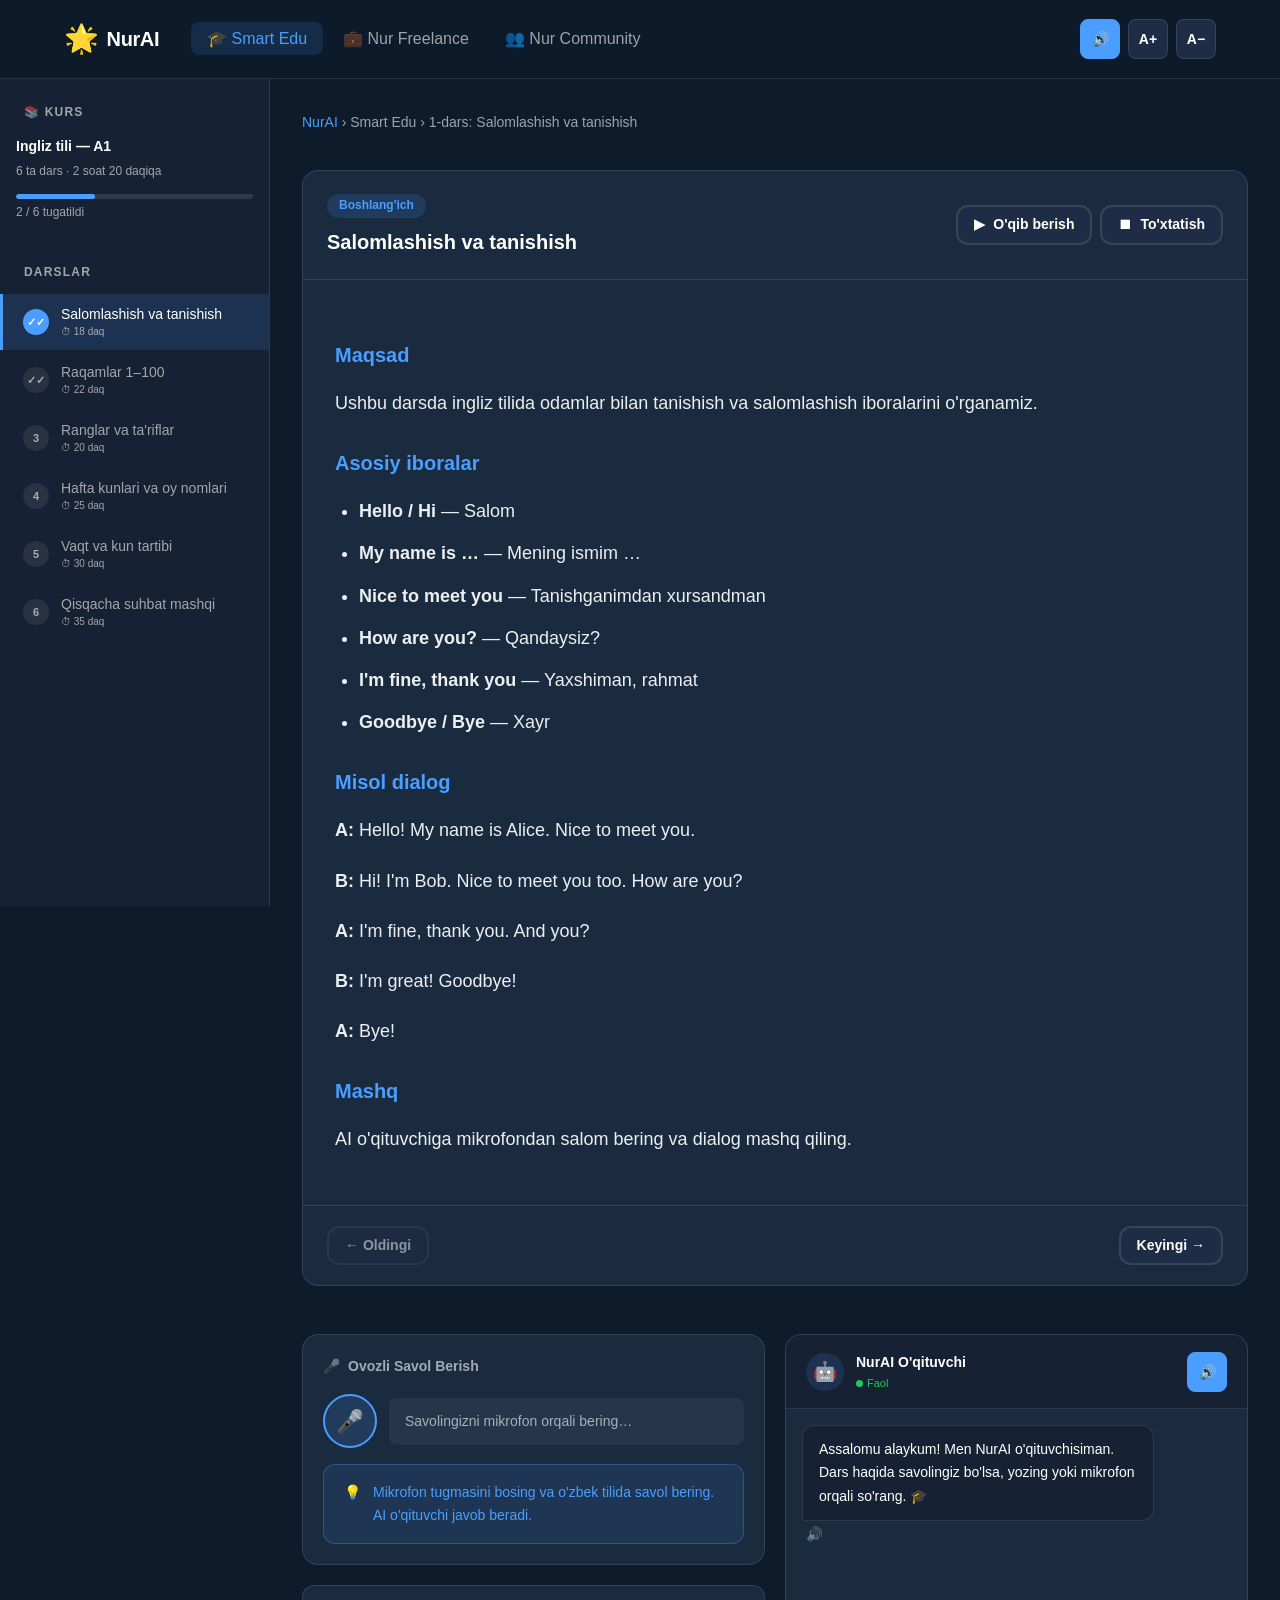
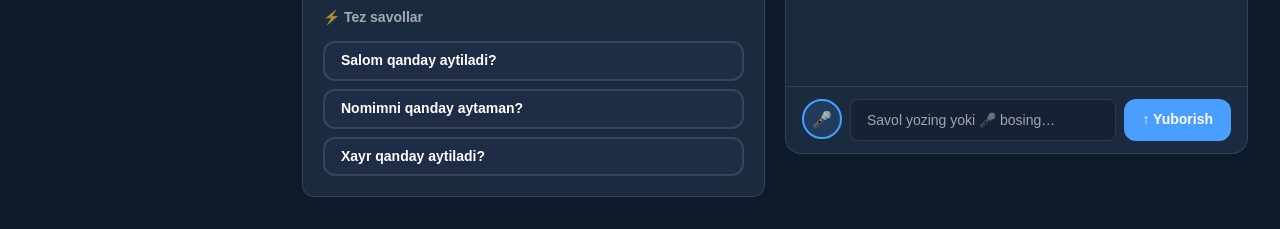
<file: pages/smart-edu.html>
<!DOCTYPE html>
<html lang="uz" dir="ltr">
<head>
  <meta charset="UTF-8">
  <meta name="viewport" content="width=device-width, initial-scale=1.0">
  <meta name="description" content="NurAI Smart Edu — AI ovozli o'qituvchi yordamida mustaqil ta'lim platformasi.">
  <title>Smart Edu 🎓 — NurAI</title>
  <link rel="stylesheet" href="../css/style.css">
  <style>
    /* ── Page-specific extras ── */
    .edu-layout { display:grid; grid-template-columns:270px 1fr; min-height:calc(100vh - 73px); }
    .lesson-list-item {
      display:flex; align-items:center; gap:var(--sp3);
      padding:var(--sp3) var(--sp5); cursor:pointer;
      border-left:3px solid transparent;
      background:none; border-right:none; border-top:none; border-bottom:none;
      color:var(--color-white-muted); font-size:var(--fs-sm); font-weight:500;
      width:100%; text-align:left; transition:all var(--t);
    }
    .lesson-list-item:hover,.lesson-list-item:focus{color:#fff;background:rgba(255,255,255,.05);border-left-color:var(--color-accent);}
    .lesson-list-item.active{color:#fff;background:var(--color-accent-light);border-left-color:var(--color-accent);}
    .lesson-list-item__num{
      width:26px;height:26px;border-radius:50%;
      background:rgba(255,255,255,.08);color:var(--color-white-muted);
      display:flex;align-items:center;justify-content:center;
      font-size:11px;font-weight:700;flex-shrink:0;
    }
    .lesson-list-item.active .lesson-list-item__num{background:var(--color-accent);color:#fff;}
    .lesson-list-item.done .lesson-list-item__num::after{content:'✓';}
    .lesson-list-item__info{flex:1;min-width:0;}
    .lesson-list-item__title{white-space:nowrap;overflow:hidden;text-overflow:ellipsis;display:block;}
    .lesson-list-item__dur{font-size:10px;color:var(--color-white-muted);}

    .edu-main { padding:var(--sp8); overflow-y:auto; display:flex; flex-direction:column; gap:var(--sp6); }

    /* TTS play button pulse */
    .tts-play-btn.playing { background:var(--color-accent); color:#fff; }

    .qa-grid { display:grid; grid-template-columns:1fr 1fr; gap:var(--sp5); }

    @media(max-width:900px){ .qa-grid{grid-template-columns:1fr;} }
    @media(max-width:768px){
      .edu-layout{grid-template-columns:1fr;}
      .edu-sidebar{position:static;height:auto;border-right:none;border-bottom:1px solid var(--color-border);}
      .edu-main{padding:var(--sp4);}
    }
  </style>
</head>
<body>

<a class="skip-link" href="#edu-main">Asosiy tarkibga o'tish</a>

<!-- HEADER -->
<header class="header" role="banner">
  <div class="container">
    <div class="header__inner">
      <a href="../index.html" class="logo" aria-label="NurAI — bosh sahifa">
        <span class="logo__icon" aria-hidden="true">🌟</span>
        <span>NurAI</span>
      </a>
      <nav class="nav" role="navigation" aria-label="Asosiy navigatsiya">
        <ul class="nav__list">
          <li><a href="smart-edu.html"    class="nav__link">🎓 Smart Edu</a></li>
          <li><a href="nur-freelance.html" class="nav__link">💼 Nur Freelance</a></li>
          <li><a href="nur-community.html" class="nav__link">👥 Nur Community</a></li>
        </ul>
      </nav>
      <div class="header__controls">
        <button class="btn-icon" id="tts-toggle" aria-label="Ovozli o'qishni yoqish/o'chirish" aria-pressed="true">🔊</button>
        <button class="btn-icon" id="font-increase" aria-label="Shriftni kattalashtirish">A+</button>
        <button class="btn-icon" id="font-decrease" aria-label="Shriftni kichiklashtirish">A−</button>
        <button class="btn-icon menu-btn" id="menu-toggle" aria-label="Menyu" aria-expanded="false">☰</button>
      </div>
    </div>
  </div>
</header>

<!-- PAGE -->
<div class="edu-layout">

  <!-- ── SIDEBAR: course list ─────────────── -->
  <aside class="sidebar edu-sidebar" aria-label="Darslar ro'yxati">

    <div class="sidebar__section">
      <p class="sidebar__heading">📚 Kurs</p>
      <div style="padding:0 var(--sp4) var(--sp4);">
        <div style="font-size:var(--fs-sm);font-weight:700;margin-bottom:var(--sp1);">Ingliz tili — A1</div>
        <div style="font-size:var(--fs-xs);color:var(--color-white-muted);">6 ta dars · 2 soat 20 daqiqa</div>
        <div class="progress-bar" style="margin-top:var(--sp3);">
          <div class="progress-bar__fill" id="course-progress" style="width:33%"></div>
        </div>
        <div style="font-size:var(--fs-xs);color:var(--color-white-muted);margin-top:4px;">2 / 6 tugatildi</div>
      </div>
    </div>

    <div class="sidebar__section">
      <p class="sidebar__heading">Darslar</p>
      <div class="sidebar__menu" id="lesson-list" role="list">
        <!-- filled by JS -->
      </div>
    </div>

  </aside>

  <!-- ── MAIN ─────────────────────────────── -->
  <main id="edu-main" class="edu-main" role="main">

    <!-- Breadcrumb -->
    <nav aria-label="Yo'l ko'rsatgich">
      <p class="page-header__breadcrumb">
        <a href="../index.html">NurAI</a> › Smart Edu › <span id="breadcrumb-lesson">1-dars</span>
      </p>
    </nav>

    <!-- Lesson viewer -->
    <div class="lesson-viewer" aria-labelledby="lesson-title">
      <div class="lesson-viewer__head">
        <div>
          <span class="badge badge--blue" id="lesson-badge">Boshlang'ich</span>
          <h1 class="lesson-viewer__title" id="lesson-title" style="margin-top:var(--sp2);">
            Salomlashish va tanishish
          </h1>
        </div>
        <div class="lesson-viewer__controls">
          <button class="btn btn--secondary btn--sm tts-play-btn" id="lesson-read-btn"
                  aria-label="Darsni ovozda o'qish">
            <span aria-hidden="true">▶</span> O'qib berish
          </button>
          <button class="btn btn--secondary btn--sm" id="lesson-stop-btn"
                  aria-label="O'qishni to'xtatish">
            <span aria-hidden="true">⏹</span> To'xtatish
          </button>
        </div>
      </div>

      <div class="lesson-viewer__body" id="lesson-body" aria-live="polite">
        <!-- filled by JS -->
      </div>

      <div class="lesson-viewer__foot">
        <button class="btn btn--secondary btn--sm" id="prev-lesson-btn" aria-label="Oldingi dars">
          ← Oldingi
        </button>
        <button class="btn btn--primary btn--sm" id="mark-done-btn" aria-label="Darsni tugatilgan deb belgilash">
          ✓ Tugatildi
        </button>
        <button class="btn btn--secondary btn--sm" id="next-lesson-btn" aria-label="Keyingi dars">
          Keyingi →
        </button>
      </div>
    </div>

    <!-- Q&A Grid: voice controls + AI chat -->
    <div class="qa-grid">

      <!-- Voice Controls -->
      <div>
        <div class="voice-panel" role="region" aria-label="Ovozli boshqaruv">
          <div class="voice-panel__header">
            <span aria-hidden="true">🎤</span> Ovozli Savol Berish
          </div>
          <div class="voice-panel__btns">
            <button class="mic-btn" id="mic-btn"
                    aria-label="Mikrofon — savol berish uchun bosing"
                    aria-pressed="false">
              🎤
            </button>
            <div class="voice-status-text" id="voice-status" role="status" aria-live="polite">
              Savolingizni mikrofon orqali bering…
            </div>
          </div>
          <div class="alert alert--info" style="margin-top:var(--sp4);margin-bottom:0;">
            <span aria-hidden="true">💡</span>
            Mikrofon tugmasini bosing va o'zbek tilida savol bering.
            AI o'qituvchi javob beradi.
          </div>
        </div>

        <!-- Quick questions -->
        <div style="background:var(--color-navy-card);border:1px solid var(--color-border);border-radius:var(--r);padding:var(--sp5);">
          <p style="font-size:var(--fs-sm);font-weight:600;margin-bottom:var(--sp3);color:var(--color-white-muted);">
            ⚡ Tez savollar
          </p>
          <div style="display:flex;flex-direction:column;gap:var(--sp2);" id="quick-questions">
            <!-- filled by JS -->
          </div>
        </div>
      </div>

      <!-- AI Chat -->
      <div class="ai-chat" aria-label="AI O'qituvchi chat" role="region">
        <div class="ai-chat__header">
          <div class="ai-chat__avatar" aria-hidden="true">🤖</div>
          <div>
            <div class="ai-chat__name">NurAI O'qituvchi</div>
            <div class="ai-chat__online">Faol</div>
          </div>
          <button class="btn-icon" id="chat-tts-toggle"
                  aria-label="Chat javoblarini ovozda o'qish" title="Chat TTS"
                  style="margin-left:auto;">🔊</button>
        </div>

        <div class="ai-chat__msgs" id="chat-msgs" role="log" aria-live="polite" aria-label="Chat xabarlari">
          <!-- filled by JS -->
        </div>

        <div class="ai-chat__input-row">
          <button class="mic-btn" id="chat-mic-btn"
                  aria-label="Ovozli savol yuborish"
                  style="width:40px;height:40px;font-size:1rem;flex-shrink:0;">🎤</button>
          <input class="ai-chat__input" id="chat-input" type="text"
                 placeholder="Savol yozing yoki 🎤 bosing…"
                 aria-label="Savol matni">
          <button class="btn btn--primary btn--sm" id="chat-send" aria-label="Yuborish">
            ↑ Yuborish
          </button>
        </div>
      </div>

    </div><!-- /qa-grid -->

  </main>
</div><!-- /edu-layout -->

<!-- TTS Status Bar -->
<div class="tts-bar" id="tts-bar" role="status" aria-live="polite" aria-atomic="true" hidden>
  <div class="container">
    <div class="tts-bar__inner">
      <span class="tts-bar__icon" aria-hidden="true">🔊</span>
      <span class="tts-bar__text" id="tts-bar-text">O'qilmoqda…</span>
      <button class="tts-bar__stop" id="tts-bar-stop" aria-label="O'qishni to'xtatish">⏹ To'xtatish</button>
    </div>
  </div>
</div>

<script src="../js/speech.js"></script>
<script src="../js/app.js"></script>
<script>
/* ════════════════════════════════════════════════
   Smart Edu — Page Logic
   ════════════════════════════════════════════════ */
(function () {
  'use strict';

  /* ── Lesson data ─────────────────────────── */
  const LESSONS = [
    {
      id: 1, title: "Salomlashish va tanishish", dur: "18 daq", badge: "Boshlang'ich", done: true,
      body: `
        <h3>Maqsad</h3>
        <p>Ushbu darsda ingliz tilida odamlar bilan tanishish va salomlashish iboralarini o'rganamiz.</p>
        <h3>Asosiy iboralar</h3>
        <ul>
          <li><strong>Hello / Hi</strong> — Salom</li>
          <li><strong>My name is …</strong> — Mening ismim …</li>
          <li><strong>Nice to meet you</strong> — Tanishganimdan xursandman</li>
          <li><strong>How are you?</strong> — Qandaysiz?</li>
          <li><strong>I'm fine, thank you</strong> — Yaxshiman, rahmat</li>
          <li><strong>Goodbye / Bye</strong> — Xayr</li>
        </ul>
        <h3>Misol dialog</h3>
        <p><strong>A:</strong> Hello! My name is Alice. Nice to meet you.</p>
        <p><strong>B:</strong> Hi! I'm Bob. Nice to meet you too. How are you?</p>
        <p><strong>A:</strong> I'm fine, thank you. And you?</p>
        <p><strong>B:</strong> I'm great! Goodbye!</p>
        <p><strong>A:</strong> Bye!</p>
        <h3>Mashq</h3>
        <p>AI o'qituvchiga mikrofondan salom bering va dialog mashq qiling.</p>
      `,
      quickQs: ["Salom qanday aytiladi?", "Nomimni qanday aytaman?", "Xayr qanday aytiladi?"]
    },
    {
      id: 2, title: "Raqamlar 1–100", dur: "22 daq", badge: "Boshlang'ich", done: true,
      body: `
        <h3>Raqamlar</h3>
        <p>Ingliz tilida raqamlarni to'g'ri talaffuz qilishni o'rganamiz.</p>
        <ul>
          <li>1–10: one, two, three, four, five, six, seven, eight, nine, ten</li>
          <li>11–20: eleven, twelve, thirteen, fourteen, fifteen…twenty</li>
          <li>O'nliklar: twenty, thirty, forty, fifty, sixty, seventy, eighty, ninety, hundred</li>
        </ul>
        <h3>Qoidalar</h3>
        <p>21 → twenty-one, 35 → thirty-five, 99 → ninety-nine</p>
        <h3>Mashq</h3>
        <p>Mikrofondan "How much is it?" — "It is forty-five dollars" dialog mashq qiling.</p>
      `,
      quickQs: ["13 inglizcha?", "50 qanday?", "100 nechta?"]
    },
    {
      id: 3, title: "Ranglar va ta'riflar", dur: "20 daq", badge: "Boshlang'ich",  done: false,
      body: `
        <h3>Ranglar</h3>
        <ul>
          <li>Qizil — red &nbsp;|&nbsp; Ko'k — blue &nbsp;|&nbsp; Yashil — green</li>
          <li>Sariq — yellow &nbsp;|&nbsp; Oq — white &nbsp;|&nbsp; Qora — black</li>
          <li>To'q ko'k (navy) — navy blue</li>
        </ul>
        <h3>Ta'rif gaplari</h3>
        <p><strong>The sky is blue.</strong> — Osmon ko'k.</p>
        <p><strong>The apple is red.</strong> — Olma qizil.</p>
        <p><strong>This is a white shirt.</strong> — Bu oq ko'ylak.</p>
        <h3>Mashq</h3>
        <p>AI o'qituvchiga biror narsaning rangini inglizcha aytib bering.</p>
      `,
      quickQs: ["Ko'k inglizcha?", "Qizil inglizcha?", "Ta'rif gapini tushuntir"]
    },
    {
      id: 4, title: "Hafta kunlari va oy nomlari", dur: "25 daq", badge: "Boshlang'ich", done: false,
      body: `
        <h3>Hafta kunlari</h3>
        <ul>
          <li>Dushanba — Monday &nbsp;|&nbsp; Seshanba — Tuesday &nbsp;|&nbsp; Chorshanba — Wednesday</li>
          <li>Payshanba — Thursday &nbsp;|&nbsp; Juma — Friday &nbsp;|&nbsp; Shanba — Saturday &nbsp;|&nbsp; Yakshanba — Sunday</li>
        </ul>
        <h3>Oy nomlari</h3>
        <ul>
          <li>Yanvar — January &nbsp;|&nbsp; Fevral — February &nbsp;|&nbsp; Mart — March</li>
          <li>Aprel — April &nbsp;|&nbsp; May — May &nbsp;|&nbsp; Iyun — June</li>
          <li>Iyul — July &nbsp;|&nbsp; Avgust — August &nbsp;|&nbsp; Sentabr — September</li>
          <li>Oktabr — October &nbsp;|&nbsp; Noyabr — November &nbsp;|&nbsp; Dekabr — December</li>
        </ul>
      `,
      quickQs: ["Dushanba inglizcha?", "Yanvar inglizcha?", "Haftada necha kun?"]
    },
    {
      id: 5, title: "Vaqt va kun tartibi", dur: "30 daq", badge: "O'rta", done: false,
      body: `
        <h3>Vaqt so'rash</h3>
        <p><strong>What time is it?</strong> — Soat necha bo'ldi?</p>
        <p><strong>It's 3 o'clock.</strong> — Soat uchda.</p>
        <p><strong>It's half past two.</strong> — Soat ikki yarim.</p>
        <p><strong>It's quarter to five.</strong> — Soat beshlarga chorak qoldi.</p>
        <h3>Kun tartibi</h3>
        <ul>
          <li>Ertalab — in the morning</li>
          <li>Tushda — at noon</li>
          <li>Kechqurun — in the evening</li>
          <li>Kechasi — at night</li>
        </ul>
      `,
      quickQs: ["Soat necha degani?", "Ertalab inglizcha?", "O'rta kun inglizcha?"]
    },
    {
      id: 6, title: "Qisqacha suhbat mashqi", dur: "35 daq", badge: "Amaliyot", done: false,
      body: `
        <h3>Real suhbat vaziyatlari</h3>
        <p>Ushbu darsda oldingi darslardan o'rganilgan barcha bilimlarni amalda qo'llaymiz.</p>
        <h3>Vaziyat 1: Do'konda</h3>
        <p><strong>A:</strong> Hello! How much is this bag?</p>
        <p><strong>B:</strong> It's forty dollars.</p>
        <p><strong>A:</strong> Thank you. I'll take it.</p>
        <h3>Vaziyat 2: Ko'chada</h3>
        <p><strong>A:</strong> Excuse me, what time is it?</p>
        <p><strong>B:</strong> It's half past three.</p>
        <p><strong>A:</strong> Thank you very much!</p>
        <p><strong>B:</strong> You're welcome. Have a nice day!</p>
        <h3>Mashq</h3>
        <p>AI o'qituvchi bilan shu dialoglarni ovozda mashq qiling.</p>
      `,
      quickQs: ["Do'konda qanday so'rash?", "Ruxsat so'rash qanday?", "Rahmat qanday?"]
    }
  ];

  /* ── AI responses ────────────────────────── */
  const AI_RESPONSES = {
    "salom":         "Hello! — ingliz tilida salom demak. 'Hi' ham ishlatiladi. Ikkalasi ham to'g'ri va kun tartibida keng qo'llaniladi.",
    "hello":         "Hello — eng keng tarqalgan salomlashish so'zi. Hi — norasmiy shakli. Good morning — ertalabki salom.",
    "ismim":         "My name is [ismingiz] — mening ismim deyish uchun. Masalan: My name is Alisher.",
    "xayr":          "Goodbye yoki Bye — xayr demak. See you later — keyinroq ko'rishgunacha.",
    "ko'k":          "Ko'k rangi inglizcha — blue. To'q ko'k esa navy blue deyiladi.",
    "qizil":         "Qizil rangi inglizcha — red. Masalan: The apple is red.",
    "raqam":         "Ingliz tilida: 1-one, 2-two, 3-three, 4-four, 5-five, 6-six, 7-seven, 8-eight, 9-nine, 10-ten.",
    "dushanba":      "Dushanba — Monday. Ingliz haftasi yakshanba (Sunday) dan boshlanadi.",
    "yanvar":        "Yanvar — January. Oylar katta harf bilan yoziladi ingliz tilida.",
    "soat":          "Soat necha? — What time is it? Soat uchda — It's 3 o'clock.",
    "ertalab":       "Ertalab — in the morning. Good morning — ertalabki salom.",
    "rahmat":        "Rahmat — Thank you yoki Thanks. Norasmiy: Cheers (britaniyacha).",
    "default":       "Savolingiz uchun rahmat! Men ingliz tili bo'yicha yordam beraman. Konkret so'z yoki ibora haqida so'rang."
  };

  function getAIResponse(text) {
    if (!text) return AI_RESPONSES.default;
    const t = text.toLowerCase();
    for (const [key, val] of Object.entries(AI_RESPONSES)) {
      if (key !== 'default' && t.includes(key)) return val;
    }
    return AI_RESPONSES.default;
  }

  /* ── State ───────────────────────────────── */
  let currentLesson = 0;
  let chatAutoSpeak = true;

  /* ── DOM refs ────────────────────────────── */
  const lessonList    = document.getElementById('lesson-list');
  const lessonTitle   = document.getElementById('lesson-title');
  const lessonBadge   = document.getElementById('lesson-badge');
  const lessonBody    = document.getElementById('lesson-body');
  const breadcrumb    = document.getElementById('breadcrumb-lesson');
  const prevBtn       = document.getElementById('prev-lesson-btn');
  const nextBtn       = document.getElementById('next-lesson-btn');
  const markDoneBtn   = document.getElementById('mark-done-btn');
  const readBtn       = document.getElementById('lesson-read-btn');
  const stopBtn       = document.getElementById('lesson-stop-btn');
  const micBtn        = document.getElementById('mic-btn');
  const voiceStatus   = document.getElementById('voice-status');
  const chatMsgs      = document.getElementById('chat-msgs');
  const chatInput     = document.getElementById('chat-input');
  const chatSend      = document.getElementById('chat-send');
  const chatMicBtn    = document.getElementById('chat-mic-btn');
  const chatTTSToggle = document.getElementById('chat-tts-toggle');
  const quickQsEl     = document.getElementById('quick-questions');
  const courseProgress= document.getElementById('course-progress');

  /* ── Render lesson list ──────────────────── */
  function renderSidebar() {
    lessonList.innerHTML = '';
    LESSONS.forEach((l, i) => {
      const btn = document.createElement('button');
      btn.className = 'lesson-list-item sidebar__item' +
        (i === currentLesson ? ' active' : '') +
        (l.done ? ' done' : '');
      btn.setAttribute('role', 'listitem');
      btn.setAttribute('aria-current', i === currentLesson ? 'true' : 'false');
      btn.setAttribute('aria-label', `${l.id}-dars: ${l.title}${l.done ? ' (tugatildi)' : ''}`);
      btn.innerHTML = `
        <span class="lesson-list-item__num">${l.done ? '✓' : l.id}</span>
        <span class="lesson-list-item__info">
          <span class="lesson-list-item__title">${l.title}</span>
          <span class="lesson-list-item__dur">⏱ ${l.dur}</span>
        </span>`;
      btn.addEventListener('click', () => loadLesson(i));
      lessonList.appendChild(btn);
    });

    // Progress
    const done = LESSONS.filter(l => l.done).length;
    if (courseProgress) courseProgress.style.width = `${(done / LESSONS.length) * 100}%`;
  }

  /* ── Load a lesson ───────────────────────── */
  function loadLesson(idx) {
    currentLesson = Math.max(0, Math.min(idx, LESSONS.length - 1));
    NurSpeech.stop();

    const l = LESSONS[currentLesson];
    lessonTitle.textContent = l.title;
    lessonBadge.textContent = l.badge;
    lessonBody.innerHTML    = l.body;
    breadcrumb.textContent  = `${l.id}-dars: ${l.title}`;

    prevBtn.disabled = currentLesson === 0;
    nextBtn.disabled = currentLesson === LESSONS.length - 1;
    markDoneBtn.style.display = l.done ? 'none' : '';

    renderQuickQs(l.quickQs);
    renderSidebar();

    // Announce lesson title
    NurSpeech.speak(`${l.id}-dars: ${l.title}`);
  }

  /* ── Quick questions ────────────────────── */
  function renderQuickQs(qs) {
    quickQsEl.innerHTML = '';
    qs.forEach(q => {
      const btn = document.createElement('button');
      btn.className = 'btn btn--secondary btn--sm';
      btn.textContent = q;
      btn.addEventListener('click', () => sendChatMessage(q));
      quickQsEl.appendChild(btn);
    });
  }

  /* ── Chat ────────────────────────────────── */
  function appendMsg(text, role) {
    const div = document.createElement('div');
    div.className = `chat-msg chat-msg--${role}`;
    div.innerHTML = `
      <div class="chat-msg__bubble">${escHtml(text)}</div>
      <button class="chat-msg__tts-btn" aria-label="Ushbu xabarni o'qish">🔊</button>`;
    div.querySelector('.chat-msg__tts-btn').addEventListener('click', () => NurSpeech.speak(text));
    chatMsgs.appendChild(div);
    chatMsgs.scrollTop = chatMsgs.scrollHeight;
    return div;
  }

  function showTyping() {
    const div = document.createElement('div');
    div.className = 'chat-msg chat-msg--ai';
    div.id = 'typing-indicator';
    div.innerHTML = '<div class="typing-indicator"><span></span><span></span><span></span></div>';
    chatMsgs.appendChild(div);
    chatMsgs.scrollTop = chatMsgs.scrollHeight;
  }

  function hideTyping() {
    const el = document.getElementById('typing-indicator');
    if (el) el.remove();
  }

  function sendChatMessage(text) {
    if (!text.trim()) return;
    appendMsg(text, 'user');
    chatInput.value = '';

    showTyping();
    setTimeout(() => {
      hideTyping();
      const reply = getAIResponse(text);
      appendMsg(reply, 'ai');
      if (chatAutoSpeak) NurSpeech.speak(reply);
    }, 700 + Math.random() * 500);
  }

  /* ── Lesson read button ──────────────────── */
  readBtn && readBtn.addEventListener('click', () => {
    const bodyText = lessonBody.textContent.replace(/\s+/g, ' ').trim();
    readBtn.classList.add('playing');
    NurSpeech.speak(bodyText, null, () => readBtn.classList.remove('playing'));
  });

  stopBtn && stopBtn.addEventListener('click', () => {
    NurSpeech.stop();
    readBtn.classList.remove('playing');
  });

  /* ── Navigation ──────────────────────────── */
  prevBtn && prevBtn.addEventListener('click', () => loadLesson(currentLesson - 1));
  nextBtn && nextBtn.addEventListener('click', () => loadLesson(currentLesson + 1));
  markDoneBtn && markDoneBtn.addEventListener('click', () => {
    LESSONS[currentLesson].done = true;
    markDoneBtn.style.display = 'none';
    renderSidebar();
    NurSpeech.speak('Tabriklaymiz! Dars tugatildi.');
  });

  /* ── Voice Q&A (mic panel) ───────────────── */
  let micRecording = false;
  micBtn && micBtn.addEventListener('click', () => {
    if (micRecording) {
      NurSpeech.stopListening();
      micBtn.classList.remove('recording');
      micBtn.setAttribute('aria-pressed', 'false');
      micRecording = false;
      voiceStatus.textContent = 'Savolingizni mikrofon orqali bering…';
      return;
    }
    micBtn.classList.add('recording');
    micBtn.setAttribute('aria-pressed', 'true');
    micRecording = true;
    voiceStatus.textContent = '🔴 Tinglanmoqda…';

    NurSpeech.startListening(
      (t, isFinal) => {
        voiceStatus.textContent = (isFinal ? '✓ ' : '…') + t;
        if (isFinal) sendChatMessage(t);
      },
      () => {
        micBtn.classList.remove('recording');
        micBtn.setAttribute('aria-pressed', 'false');
        micRecording = false;
      },
      (err) => {
        voiceStatus.textContent = 'Xatolik: ' + err;
        micBtn.classList.remove('recording');
        micBtn.setAttribute('aria-pressed', 'false');
        micRecording = false;
      }
    );
  });

  /* ── Chat input ──────────────────────────── */
  chatSend && chatSend.addEventListener('click', () => sendChatMessage(chatInput.value));
  chatInput && chatInput.addEventListener('keydown', (e) => {
    if (e.key === 'Enter') sendChatMessage(chatInput.value);
  });

  /* ── Chat mic ────────────────────────────── */
  let chatMicRec = false;
  chatMicBtn && chatMicBtn.addEventListener('click', () => {
    if (chatMicRec) {
      NurSpeech.stopListening();
      chatMicBtn.classList.remove('recording');
      chatMicRec = false;
      return;
    }
    chatMicBtn.classList.add('recording');
    chatMicRec = true;
    NurSpeech.startListening(
      (t, isFinal) => { if (isFinal) { chatInput.value = t; sendChatMessage(t); } },
      () => { chatMicBtn.classList.remove('recording'); chatMicRec = false; },
      () => { chatMicBtn.classList.remove('recording'); chatMicRec = false; }
    );
  });

  /* ── Chat TTS toggle ─────────────────────── */
  chatTTSToggle && chatTTSToggle.addEventListener('click', () => {
    chatAutoSpeak = !chatAutoSpeak;
    chatTTSToggle.classList.toggle('active', chatAutoSpeak);
    chatTTSToggle.setAttribute('aria-pressed', String(chatAutoSpeak));
  });
  chatTTSToggle && chatTTSToggle.classList.add('active');

  /* ── HTML escape ─────────────────────────── */
  function escHtml(s) {
    return s.replace(/&/g,'&amp;').replace(/</g,'&lt;').replace(/>/g,'&gt;');
  }

  /* ── Init ────────────────────────────────── */
  renderSidebar();
  loadLesson(0);

  // Welcome message
  appendMsg(
    'Assalomu alaykum! Men NurAI o\'qituvchisiman. Dars haqida savolingiz bo\'lsa, yozing yoki mikrofon orqali so\'rang. 🎓',
    'ai'
  );

}());
</script>
</body>
</html>
</file>
<file: css/style.css>
/* ============================================
   NurAI — Global Styles
   Navy + White High-Contrast Design System
   Accessibility: WCAG 2.1 AA
   ============================================ */

/* Custom Properties */
:root {
  /* Colors — Navy + White scheme */
  --color-navy:        #0D1B2A;
  --color-navy-light:  #1E2D45;
  --color-navy-medium: #162133;
  --color-navy-card:   #1A2B40;
  --color-white:       #FFFFFF;
  --color-white-soft:  rgba(255,255,255,0.92);
  --color-white-muted: rgba(255,255,255,0.60);
  --color-accent:      #4A9EFF;
  --color-accent-hover:#3085E8;
  --color-accent-light:rgba(74,158,255,0.14);
  --color-success:     #22C55E;
  --color-warning:     #F59E0B;
  --color-danger:      #EF4444;
  --color-border:      rgba(255,255,255,0.11);
  --color-border-focus:rgba(74,158,255,0.70);

  /* Typography */
  --font: -apple-system, BlinkMacSystemFont, 'Segoe UI', Roboto, Oxygen, Ubuntu, sans-serif;
  --fs-xs:   0.75rem;
  --fs-sm:   0.875rem;
  --fs-base: 1rem;
  --fs-lg:   1.125rem;
  --fs-xl:   1.25rem;
  --fs-2xl:  1.5rem;
  --fs-3xl:  2rem;
  --fs-4xl:  2.5rem;
  --fs-5xl:  3.5rem;
  --lh:      1.65;

  /* Spacing */
  --sp1:0.25rem; --sp2:0.5rem; --sp3:0.75rem; --sp4:1rem;
  --sp5:1.25rem; --sp6:1.5rem; --sp8:2rem;  --sp10:2.5rem;
  --sp12:3rem;   --sp16:4rem;  --sp20:5rem;

  /* Layout */
  --max-w: 1200px;
  --r:     12px;
  --r-sm:   8px;
  --r-lg:  16px;
  --r-full:9999px;

  /* Shadows */
  --sh-sm: 0 2px  8px rgba(0,0,0,0.30);
  --sh-md: 0 4px 16px rgba(0,0,0,0.40);
  --sh-lg: 0 8px 32px rgba(0,0,0,0.50);

  /* Transitions */
  --t:  0.18s ease;
  --ts: 0.28s ease;
}

/* Large-font variants */
[data-fs="large"]  { --fs-base:1.125rem; --fs-sm:1rem; --fs-lg:1.25rem; }
[data-fs="xlarge"] { --fs-base:1.25rem;  --fs-sm:1.125rem; --fs-lg:1.375rem; }

/* ============================================
   Reset & Base
   ============================================ */
*,*::before,*::after{box-sizing:border-box;margin:0;padding:0;}
html{font-size:16px;scroll-behavior:smooth;-webkit-text-size-adjust:100%;}
body{
  font-family:var(--font);font-size:var(--fs-base);line-height:var(--lh);
  color:var(--color-white);background:var(--color-navy);
  min-height:100vh;overflow-x:hidden;
}
img{max-width:100%;height:auto;}
a{color:var(--color-accent);text-decoration:none;transition:color var(--t);}
a:hover,a:focus{color:var(--color-white);}
ul,ol{list-style:none;}
button{font-family:var(--font);}

/* Accessibility: focus ring */
:focus-visible{
  outline:3px solid var(--color-accent);
  outline-offset:3px;
  border-radius:4px;
}

/* Skip link */
.skip-link{
  position:absolute;top:-120px;left:var(--sp4);
  background:var(--color-accent);color:var(--color-white);
  padding:var(--sp2) var(--sp5);border-radius:var(--r-sm);
  font-weight:700;z-index:1000;transition:top var(--t);
}
.skip-link:focus{top:var(--sp4);}

/* Screen-reader only */
.sr-only{
  position:absolute;width:1px;height:1px;padding:0;margin:-1px;
  overflow:hidden;clip:rect(0,0,0,0);white-space:nowrap;border:0;
}

/* ============================================
   Layout
   ============================================ */
.container{
  width:100%;max-width:var(--max-w);
  margin:0 auto;padding:0 var(--sp6);
}

/* ============================================
   Header
   ============================================ */
.header{
  position:sticky;top:0;z-index:100;
  background:rgba(13,27,42,0.97);
  backdrop-filter:blur(10px);
  border-bottom:1px solid var(--color-border);
  padding:var(--sp4) 0;
}
.header__inner{display:flex;align-items:center;gap:var(--sp8);}

.logo{
  display:flex;align-items:center;gap:var(--sp2);
  color:var(--color-white);font-size:var(--fs-xl);
  font-weight:800;flex-shrink:0;letter-spacing:-0.02em;
}
.logo:hover,.logo:focus{color:var(--color-accent);}
.logo__icon{font-size:1.4em;}

.nav{flex:1;}
.nav__list{display:flex;gap:var(--sp1);}
.nav__link{
  color:var(--color-white-muted);padding:var(--sp2) var(--sp4);
  border-radius:var(--r-sm);font-weight:500;
  transition:all var(--t);font-size:var(--fs-base);
}
.nav__link:hover,.nav__link:focus,.nav__link.active{
  color:var(--color-white);background:var(--color-accent-light);
}
.nav__link.active{color:var(--color-accent);}

.header__controls{display:flex;align-items:center;gap:var(--sp2);}

.btn-icon{
  background:var(--color-navy-light);border:1px solid var(--color-border);
  color:var(--color-white);width:40px;height:40px;border-radius:var(--r-sm);
  cursor:pointer;display:flex;align-items:center;justify-content:center;
  font-size:var(--fs-sm);font-weight:700;transition:all var(--t);
}
.btn-icon:hover,.btn-icon:focus{background:var(--color-accent);border-color:var(--color-accent);}
.btn-icon.active{background:var(--color-accent);border-color:var(--color-accent);}
.menu-btn{display:none;}

/* ============================================
   Buttons
   ============================================ */
.btn{
  display:inline-flex;align-items:center;gap:var(--sp2);
  padding:var(--sp3) var(--sp6);border-radius:var(--r);
  font-size:var(--fs-base);font-weight:600;cursor:pointer;
  border:2px solid transparent;transition:all var(--t);
  line-height:1.4;white-space:nowrap;text-decoration:none;
}
.btn--primary{background:var(--color-accent);color:#fff;border-color:var(--color-accent);}
.btn--primary:hover,.btn--primary:focus{
  background:var(--color-accent-hover);border-color:var(--color-accent-hover);
  color:#fff;transform:translateY(-1px);box-shadow:var(--sh-md);
}
.btn--secondary{background:var(--color-navy-light);color:#fff;border-color:var(--color-border);}
.btn--secondary:hover,.btn--secondary:focus{
  background:var(--color-navy-medium);border-color:var(--color-white-muted);color:#fff;
}
.btn--outline{background:transparent;color:#fff;border-color:rgba(255,255,255,0.35);}
.btn--outline:hover,.btn--outline:focus{
  background:rgba(255,255,255,0.08);border-color:#fff;color:#fff;
}
.btn--danger{background:var(--color-danger);color:#fff;border-color:var(--color-danger);}
.btn--success{background:var(--color-success);color:#fff;border-color:var(--color-success);}
.btn--lg{padding:var(--sp4) var(--sp8);font-size:var(--fs-lg);}
.btn--sm{padding:var(--sp2) var(--sp4);font-size:var(--fs-sm);}
.btn--full{width:100%;justify-content:center;}
.btn:disabled{opacity:0.5;cursor:not-allowed;transform:none!important;}

/* ============================================
   Hero
   ============================================ */
.hero{padding:var(--sp20) 0 var(--sp16);overflow:hidden;position:relative;}
.hero .container{display:grid;grid-template-columns:1fr 1fr;gap:var(--sp12);align-items:center;}

.hero__badge{
  display:inline-flex;align-items:center;gap:var(--sp2);
  background:var(--color-accent-light);color:var(--color-accent);
  border:1px solid rgba(74,158,255,0.3);
  padding:var(--sp2) var(--sp5);border-radius:var(--r-full);
  font-size:var(--fs-sm);font-weight:700;margin-bottom:var(--sp6);
}
.hero__title{
  font-size:var(--fs-5xl);font-weight:800;line-height:1.1;
  margin-bottom:var(--sp6);letter-spacing:-0.02em;
}
.text-accent{color:var(--color-accent);}
.hero__desc{
  font-size:var(--fs-lg);color:var(--color-white-muted);
  margin-bottom:var(--sp8);line-height:1.75;
}
.hero__actions{display:flex;flex-wrap:wrap;gap:var(--sp4);}

.hero__visual{position:relative;height:380px;display:flex;align-items:center;justify-content:center;}
.hero__orb{
  position:absolute;border-radius:50%;
  background:var(--color-navy-light);border:2px solid var(--color-border);
  display:flex;align-items:center;justify-content:center;
  box-shadow:var(--sh-lg);animation:float 3s ease-in-out infinite;
  font-size:2rem;
}
.hero__orb--0{width:110px;height:110px;top:18%;left:28%;animation-delay:0s;}
.hero__orb--1{width:80px; height:80px; top:8%; right:18%;animation-delay:.5s;}
.hero__orb--2{width:80px; height:80px; bottom:22%;left:12%;animation-delay:1s;}
.hero__orb--3{width:80px; height:80px; bottom:14%;right:22%;animation-delay:1.5s;}
@keyframes float{0%,100%{transform:translateY(0);}50%{transform:translateY(-14px);}}

/* ============================================
   Stats
   ============================================ */
.stats{
  padding:var(--sp12) 0;
  border-top:1px solid var(--color-border);
  border-bottom:1px solid var(--color-border);
}
.stats__grid{display:grid;grid-template-columns:repeat(4,1fr);gap:var(--sp6);}
.stat-card{display:flex;flex-direction:column;align-items:center;text-align:center;padding:var(--sp6);}
.stat-card__num{font-size:var(--fs-3xl);font-weight:800;color:var(--color-accent);line-height:1;margin-bottom:var(--sp2);}
.stat-card__label{font-size:var(--fs-sm);color:var(--color-white-muted);}

/* ============================================
   Section helpers
   ============================================ */
.section-header{text-align:center;margin-bottom:var(--sp12);}
.section-title{font-size:var(--fs-3xl);font-weight:700;margin-bottom:var(--sp3);}
.section-subtitle{font-size:var(--fs-lg);color:var(--color-white-muted);}

/* ============================================
   Modules
   ============================================ */
.modules{padding:var(--sp20) 0;}
.modules__grid{display:grid;grid-template-columns:repeat(3,1fr);gap:var(--sp6);}

.module-card{
  background:var(--color-navy-card);border:1px solid var(--color-border);
  border-radius:var(--r-lg);padding:var(--sp8);
  position:relative;transition:all var(--ts);
  display:flex;flex-direction:column;
}
.module-card:hover{border-color:var(--color-accent);transform:translateY(-4px);box-shadow:var(--sh-lg);}
.module-card--featured{
  border-color:var(--color-accent);
  background:linear-gradient(135deg,var(--color-navy-card),rgba(74,158,255,0.07));
}
.module-card__badge{
  position:absolute;top:var(--sp4);right:var(--sp4);
  background:var(--color-accent);color:#fff;
  padding:var(--sp1) var(--sp3);border-radius:var(--r-full);
  font-size:var(--fs-xs);font-weight:700;
}
.module-card__icon{font-size:3rem;margin-bottom:var(--sp4);}
.module-card__title{font-size:var(--fs-xl);font-weight:700;margin-bottom:var(--sp1);}
.module-card__sub{font-size:var(--fs-sm);color:var(--color-accent);font-weight:600;margin-bottom:var(--sp4);}
.module-card__desc{font-size:var(--fs-base);color:var(--color-white-muted);margin-bottom:var(--sp5);line-height:1.65;flex:1;}
.module-card__features{margin-bottom:var(--sp6);display:flex;flex-direction:column;gap:var(--sp2);}
.module-card__features li{font-size:var(--fs-sm);color:var(--color-white-muted);display:flex;align-items:center;gap:var(--sp2);}
.module-card__features li .chk{color:var(--color-success);font-weight:bold;}
.module-card__btn{width:100%;justify-content:center;margin-top:auto;}

/* ============================================
   Features grid
   ============================================ */
.features{
  padding:var(--sp20) 0;
  background:rgba(255,255,255,0.02);
  border-top:1px solid var(--color-border);
  border-bottom:1px solid var(--color-border);
}
.features__grid{display:grid;grid-template-columns:repeat(3,1fr);gap:var(--sp6);}
.feature-item{
  background:var(--color-navy-card);border:1px solid var(--color-border);
  border-radius:var(--r);padding:var(--sp6);text-align:center;
  transition:border-color var(--t);
}
.feature-item:hover{border-color:var(--color-accent);}
.feature-item__icon{font-size:2.5rem;display:block;margin-bottom:var(--sp4);}
.feature-item__title{font-size:var(--fs-lg);font-weight:600;margin-bottom:var(--sp2);}
.feature-item__desc{font-size:var(--fs-sm);color:var(--color-white-muted);line-height:1.6;}

/* ============================================
   CTA
   ============================================ */
.cta{padding:var(--sp20) 0;}
.cta__inner{
  text-align:center;
  background:linear-gradient(135deg,var(--color-navy-light),rgba(74,158,255,0.09));
  border:1px solid rgba(74,158,255,0.28);border-radius:var(--r-lg);
  padding:var(--sp16) var(--sp8);
}
.cta__title{font-size:var(--fs-4xl);font-weight:700;margin-bottom:var(--sp4);}
.cta__desc{
  font-size:var(--fs-lg);color:var(--color-white-muted);
  margin-bottom:var(--sp8);max-width:580px;margin-left:auto;margin-right:auto;
}
.cta__actions{display:flex;justify-content:center;flex-wrap:wrap;gap:var(--sp4);}

/* ============================================
   Footer
   ============================================ */
.footer{
  background:var(--color-navy-medium);border-top:1px solid var(--color-border);
  padding:var(--sp10) 0;
}
.footer__inner{
  display:flex;align-items:center;justify-content:space-between;
  gap:var(--sp8);flex-wrap:wrap;
}
.footer__tagline{font-size:var(--fs-sm);color:var(--color-white-muted);margin-top:var(--sp1);}
.footer__nav ul{display:flex;gap:var(--sp6);}
.footer__nav a{color:var(--color-white-muted);font-size:var(--fs-sm);transition:color var(--t);}
.footer__nav a:hover{color:#fff;}
.footer__info{text-align:right;}
.footer__info p{font-size:var(--fs-sm);color:var(--color-white-muted);line-height:1.9;}

/* ============================================
   TTS Status Bar
   ============================================ */
.tts-bar{
  position:fixed;bottom:0;left:0;right:0;
  background:var(--color-accent);z-index:200;
  padding:var(--sp3) 0;
  box-shadow:0 -2px 12px rgba(0,0,0,0.4);
}
.tts-bar__inner{display:flex;align-items:center;gap:var(--sp3);}
.tts-bar__icon{animation:pulse-icon 1.4s ease-in-out infinite;font-size:var(--fs-lg);}
.tts-bar__text{flex:1;font-size:var(--fs-sm);font-weight:500;}
.tts-bar__stop{
  background:rgba(255,255,255,0.2);border:1px solid rgba(255,255,255,0.4);
  color:#fff;padding:var(--sp1) var(--sp4);border-radius:var(--r-sm);
  cursor:pointer;font-size:var(--fs-sm);font-weight:700;
  display:flex;align-items:center;gap:var(--sp1);
  transition:background var(--t);
}
.tts-bar__stop:hover{background:rgba(255,255,255,0.32);}
@keyframes pulse-icon{0%,100%{opacity:1;}50%{opacity:.55;}}

/* ============================================
   Inner-page layout (sidebar + main)
   ============================================ */
.page-layout{display:grid;grid-template-columns:270px 1fr;min-height:calc(100vh - 73px);}
.sidebar{
  background:var(--color-navy-medium);border-right:1px solid var(--color-border);
  padding:var(--sp6) 0;overflow-y:auto;
  position:sticky;top:73px;height:calc(100vh - 73px);
}
.sidebar__section{margin-bottom:var(--sp6);}
.sidebar__heading{
  font-size:var(--fs-xs);font-weight:700;text-transform:uppercase;
  letter-spacing:0.1em;color:var(--color-white-muted);
  padding:0 var(--sp6) var(--sp3);
}
.sidebar__menu{display:flex;flex-direction:column;gap:2px;}
.sidebar__item{
  display:flex;align-items:center;gap:var(--sp3);
  padding:var(--sp3) var(--sp6);color:var(--color-white-muted);
  font-size:var(--fs-sm);font-weight:500;
  border-left:3px solid transparent;transition:all var(--t);
  cursor:pointer;background:none;border-right:none;border-top:none;border-bottom:none;
  width:100%;text-align:left;text-decoration:none;
}
.sidebar__item:hover,.sidebar__item:focus{
  color:#fff;background:rgba(255,255,255,0.05);
  border-left-color:var(--color-accent);
}
.sidebar__item.active{
  color:#fff;background:var(--color-accent-light);
  border-left-color:var(--color-accent);
}
.sidebar__item__icon{width:22px;text-align:center;flex-shrink:0;}
.sidebar__badge{
  background:var(--color-accent);color:#fff;
  font-size:10px;padding:2px 6px;border-radius:var(--r-full);
  font-weight:700;margin-left:auto;
}
.main-content{padding:var(--sp8);overflow-y:auto;}

/* ============================================
   Page header (inner pages)
   ============================================ */
.page-header{margin-bottom:var(--sp8);padding-bottom:var(--sp6);border-bottom:1px solid var(--color-border);}
.page-header__breadcrumb{font-size:var(--fs-sm);color:var(--color-white-muted);margin-bottom:var(--sp3);}
.page-header__breadcrumb a{color:var(--color-accent);}
.page-header__breadcrumb a:hover{color:#fff;}
.page-header__title{font-size:var(--fs-3xl);font-weight:700;margin-bottom:var(--sp2);}
.page-header__sub{color:var(--color-white-muted);font-size:var(--fs-lg);}
.page-header__actions{margin-top:var(--sp4);display:flex;gap:var(--sp3);flex-wrap:wrap;}

/* ============================================
   Cards
   ============================================ */
.card-grid{display:grid;grid-template-columns:repeat(auto-fill,minmax(270px,1fr));gap:var(--sp5);}
.card{
  background:var(--color-navy-card);border:1px solid var(--color-border);
  border-radius:var(--r);padding:var(--sp5);
  transition:all var(--t);display:flex;flex-direction:column;
}
.card:hover{border-color:var(--color-accent);box-shadow:var(--sh-md);}
.card__icon{font-size:2rem;margin-bottom:var(--sp3);}
.card__tag{
  display:inline-block;background:var(--color-accent-light);color:var(--color-accent);
  padding:2px var(--sp3);border-radius:var(--r-full);
  font-size:10px;font-weight:700;text-transform:uppercase;
  letter-spacing:0.06em;margin-bottom:var(--sp3);
}
.card__tag--green{background:rgba(34,197,94,0.14);color:var(--color-success);}
.card__tag--orange{background:rgba(245,158,11,0.14);color:var(--color-warning);}
.card__title{font-size:var(--fs-lg);font-weight:600;margin-bottom:var(--sp2);}
.card__desc{font-size:var(--fs-sm);color:var(--color-white-muted);margin-bottom:var(--sp4);flex:1;line-height:1.6;}
.card__meta{display:flex;gap:var(--sp4);font-size:var(--fs-sm);color:var(--color-white-muted);margin-bottom:var(--sp4);flex-wrap:wrap;}
.card__meta span{display:flex;align-items:center;gap:4px;}

/* Progress */
.progress-label{display:flex;justify-content:space-between;font-size:var(--fs-xs);color:var(--color-white-muted);margin-bottom:var(--sp1);}
.progress-bar{background:var(--color-border);border-radius:var(--r-full);height:5px;overflow:hidden;}
.progress-bar__fill{height:100%;background:var(--color-accent);border-radius:var(--r-full);transition:width .5s ease;}

/* ============================================
   Voice Controls
   ============================================ */
.voice-panel{
  background:var(--color-navy-card);border:1px solid var(--color-border);
  border-radius:var(--r-lg);padding:var(--sp5);margin-bottom:var(--sp5);
}
.voice-panel__header{
  font-size:var(--fs-sm);font-weight:600;color:var(--color-white-muted);
  margin-bottom:var(--sp4);display:flex;align-items:center;gap:var(--sp2);
}
.voice-panel__btns{display:flex;align-items:center;flex-wrap:wrap;gap:var(--sp3);}

.mic-btn{
  width:54px;height:54px;border-radius:50%;
  border:2px solid var(--color-accent);background:var(--color-accent-light);
  color:var(--color-accent);font-size:1.4rem;cursor:pointer;
  transition:all var(--t);display:flex;align-items:center;justify-content:center;
}
.mic-btn:hover,.mic-btn:focus{background:var(--color-accent);color:#fff;transform:scale(1.05);}
.mic-btn.recording{
  background:var(--color-danger);border-color:var(--color-danger);color:#fff;
  animation:rec-pulse 1s ease-in-out infinite;
}
@keyframes rec-pulse{0%,100%{box-shadow:0 0 0 0 rgba(239,68,68,.4);}50%{box-shadow:0 0 0 12px rgba(239,68,68,0);}}

.voice-status-text{
  font-size:var(--fs-sm);color:var(--color-white-muted);
  background:rgba(255,255,255,0.05);border-radius:var(--r-sm);
  padding:var(--sp3) var(--sp4);min-height:42px;display:flex;align-items:center;
  flex:1;
}

/* ============================================
   AI Chat
   ============================================ */
.ai-chat{
  background:var(--color-navy-card);border:1px solid var(--color-border);
  border-radius:var(--r-lg);overflow:hidden;
  display:flex;flex-direction:column;height:420px;
}
.ai-chat__header{
  padding:var(--sp4) var(--sp5);border-bottom:1px solid var(--color-border);
  display:flex;align-items:center;gap:var(--sp3);
  background:var(--color-navy-medium);flex-shrink:0;
}
.ai-chat__avatar{
  width:38px;height:38px;background:var(--color-accent-light);
  border-radius:50%;display:flex;align-items:center;justify-content:center;font-size:1.2rem;
}
.ai-chat__name{font-weight:700;font-size:var(--fs-sm);}
.ai-chat__online{font-size:11px;color:var(--color-success);display:flex;align-items:center;gap:4px;}
.ai-chat__online::before{content:'';width:7px;height:7px;background:var(--color-success);border-radius:50%;display:inline-block;}

.ai-chat__msgs{
  flex:1;overflow-y:auto;padding:var(--sp4);
  display:flex;flex-direction:column;gap:var(--sp3);
}
.chat-msg{display:flex;flex-direction:column;max-width:82%;}
.chat-msg--ai{align-self:flex-start;}
.chat-msg--user{align-self:flex-end;align-items:flex-end;}
.chat-msg__bubble{
  padding:var(--sp3) var(--sp4);border-radius:var(--r);
  font-size:var(--fs-sm);line-height:1.65;
}
.chat-msg--ai .chat-msg__bubble{
  background:var(--color-navy-medium);border:1px solid var(--color-border);
  border-bottom-left-radius:4px;
}
.chat-msg--user .chat-msg__bubble{
  background:var(--color-accent);color:#fff;border-bottom-right-radius:4px;
}
.chat-msg__tts-btn{
  background:none;border:none;color:var(--color-white-muted);
  cursor:pointer;font-size:.85rem;padding:2px var(--sp1);
  margin-top:3px;transition:color var(--t);align-self:flex-start;
}
.chat-msg__tts-btn:hover{color:var(--color-accent);}
.chat-msg--user .chat-msg__tts-btn{align-self:flex-end;}

.ai-chat__input-row{
  padding:var(--sp3) var(--sp4);border-top:1px solid var(--color-border);
  display:flex;gap:var(--sp2);flex-shrink:0;
}
.ai-chat__input{
  flex:1;background:var(--color-navy-medium);border:1px solid var(--color-border);
  border-radius:var(--r-sm);color:#fff;padding:var(--sp3) var(--sp4);
  font-size:var(--fs-sm);outline:none;transition:border-color var(--t);
}
.ai-chat__input:focus{border-color:var(--color-accent);}
.ai-chat__input::placeholder{color:var(--color-white-muted);}

/* typing indicator */
.typing-indicator{display:flex;gap:4px;padding:var(--sp3) var(--sp4);}
.typing-indicator span{
  width:7px;height:7px;background:var(--color-white-muted);
  border-radius:50%;animation:typing .9s ease-in-out infinite;
}
.typing-indicator span:nth-child(2){animation-delay:.2s;}
.typing-indicator span:nth-child(3){animation-delay:.4s;}
@keyframes typing{0%,100%{opacity:.3;transform:translateY(0);}50%{opacity:1;transform:translateY(-4px);}}

/* ============================================
   Lesson Viewer
   ============================================ */
.lesson-viewer{
  background:var(--color-navy-card);border:1px solid var(--color-border);
  border-radius:var(--r-lg);overflow:hidden;margin-bottom:var(--sp6);
}
.lesson-viewer__head{
  padding:var(--sp5) var(--sp6);border-bottom:1px solid var(--color-border);
  display:flex;align-items:center;justify-content:space-between;flex-wrap:wrap;gap:var(--sp3);
}
.lesson-viewer__title{font-size:var(--fs-xl);font-weight:700;}
.lesson-viewer__controls{display:flex;gap:var(--sp2);}
.lesson-viewer__body{
  padding:var(--sp8);font-size:var(--fs-lg);line-height:1.9;
  color:var(--color-white-soft);
}
.lesson-viewer__body p{margin-bottom:var(--sp4);}
.lesson-viewer__body h3{
  font-size:var(--fs-xl);font-weight:600;
  margin:var(--sp6) 0 var(--sp3);color:var(--color-accent);
}
.lesson-viewer__body ul{padding-left:var(--sp6);list-style:disc;margin-bottom:var(--sp4);}
.lesson-viewer__body li{margin-bottom:var(--sp2);}
.lesson-viewer__foot{
  padding:var(--sp5) var(--sp6);border-top:1px solid var(--color-border);
  display:flex;justify-content:space-between;align-items:center;flex-wrap:wrap;gap:var(--sp3);
}

/* ============================================
   Community Posts
   ============================================ */
.post-list{display:flex;flex-direction:column;gap:var(--sp4);}
.post-card{
  background:var(--color-navy-card);border:1px solid var(--color-border);
  border-radius:var(--r);padding:var(--sp5);
  transition:border-color var(--t);
}
.post-card:hover{border-color:var(--color-accent);}
.post-card__top{display:flex;align-items:flex-start;gap:var(--sp3);margin-bottom:var(--sp4);}
.post-card__avatar{
  width:44px;height:44px;border-radius:50%;
  background:var(--color-accent-light);border:2px solid var(--color-accent);
  display:flex;align-items:center;justify-content:center;
  font-size:1.2rem;flex-shrink:0;
}
.post-card__author{font-weight:600;font-size:var(--fs-base);}
.post-card__time{font-size:var(--fs-xs);color:var(--color-white-muted);}
.post-card__cat{
  display:inline-block;background:var(--color-accent-light);color:var(--color-accent);
  padding:2px var(--sp2);border-radius:var(--r-full);
  font-size:10px;font-weight:700;text-transform:uppercase;
}
.post-card__title{font-size:var(--fs-lg);font-weight:600;margin-bottom:var(--sp2);}
.post-card__text{font-size:var(--fs-sm);color:var(--color-white-muted);line-height:1.6;margin-bottom:var(--sp4);}
.post-card__actions{display:flex;gap:var(--sp3);}
.post-action{
  background:none;border:1px solid var(--color-border);color:var(--color-white-muted);
  padding:var(--sp2) var(--sp3);border-radius:var(--r-sm);
  cursor:pointer;font-size:var(--fs-sm);display:flex;align-items:center;gap:4px;
  transition:all var(--t);
}
.post-action:hover,.post-action:focus{
  background:var(--color-accent-light);border-color:var(--color-accent);color:#fff;
}
.post-action.liked{background:var(--color-accent-light);border-color:var(--color-accent);color:var(--color-accent);}

/* ============================================
   Form elements
   ============================================ */
.form-group{margin-bottom:var(--sp5);}
.form-label{display:block;font-size:var(--fs-sm);font-weight:600;margin-bottom:var(--sp2);color:var(--color-white-soft);}
.form-input,.form-textarea,.form-select{
  width:100%;background:var(--color-navy-medium);border:1px solid var(--color-border);
  border-radius:var(--r-sm);color:#fff;padding:var(--sp3) var(--sp4);
  font-size:var(--fs-base);font-family:var(--font);outline:none;
  transition:border-color var(--t);
}
.form-input:focus,.form-textarea:focus,.form-select:focus{border-color:var(--color-accent);}
.form-input::placeholder,.form-textarea::placeholder{color:var(--color-white-muted);}
.form-textarea{min-height:110px;resize:vertical;}
.form-select{cursor:pointer;}
.form-select option{background:var(--color-navy);}

/* ============================================
   Tabs
   ============================================ */
.tabs__nav{
  display:flex;gap:2px;border-bottom:1px solid var(--color-border);
  margin-bottom:var(--sp6);overflow-x:auto;
}
.tab-btn{
  background:none;border:none;border-bottom:3px solid transparent;
  color:var(--color-white-muted);padding:var(--sp3) var(--sp5);
  cursor:pointer;font-size:var(--fs-base);font-weight:500;
  white-space:nowrap;margin-bottom:-1px;transition:all var(--t);
}
.tab-btn:hover,.tab-btn:focus{color:#fff;}
.tab-btn[aria-selected="true"]{color:var(--color-accent);border-bottom-color:var(--color-accent);}
.tab-panel{display:none;}
.tab-panel.active{display:block;}

/* ============================================
   Alert / Badge
   ============================================ */
.alert{
  padding:var(--sp4) var(--sp5);border-radius:var(--r);
  margin-bottom:var(--sp4);display:flex;align-items:flex-start;
  gap:var(--sp3);font-size:var(--fs-sm);
}
.alert--info{background:rgba(74,158,255,.1);border:1px solid rgba(74,158,255,.3);color:var(--color-accent);}
.alert--success{background:rgba(34,197,94,.1);border:1px solid rgba(34,197,94,.3);color:var(--color-success);}
.alert--warn{background:rgba(245,158,11,.1);border:1px solid rgba(245,158,11,.3);color:var(--color-warning);}

.badge{
  display:inline-flex;align-items:center;gap:4px;
  padding:2px var(--sp3);border-radius:var(--r-full);
  font-size:var(--fs-xs);font-weight:700;
}
.badge--blue{background:var(--color-accent-light);color:var(--color-accent);}
.badge--green{background:rgba(34,197,94,.14);color:var(--color-success);}
.badge--orange{background:rgba(245,158,11,.14);color:var(--color-warning);}

/* Divider */
.divider{border:none;border-top:1px solid var(--color-border);margin:var(--sp6) 0;}

/* ============================================
   Scrollbar
   ============================================ */
::-webkit-scrollbar{width:5px;height:5px;}
::-webkit-scrollbar-track{background:var(--color-navy-medium);}
::-webkit-scrollbar-thumb{background:rgba(255,255,255,0.18);border-radius:3px;}
::-webkit-scrollbar-thumb:hover{background:rgba(255,255,255,0.28);}

/* ============================================
   Responsive
   ============================================ */
@media(max-width:1024px){
  .hero .container{grid-template-columns:1fr;}
  .hero__visual{display:none;}
  .stats__grid{grid-template-columns:repeat(2,1fr);}
  .modules__grid{grid-template-columns:repeat(2,1fr);}
  .features__grid{grid-template-columns:repeat(2,1fr);}
  .page-layout{grid-template-columns:230px 1fr;}
}
@media(max-width:768px){
  :root{--fs-5xl:2.4rem;--fs-4xl:2rem;--fs-3xl:1.75rem;}
  .nav{display:none;}
  .nav.open{
    display:block;position:fixed;top:73px;left:0;right:0;
    background:var(--color-navy-medium);border-bottom:1px solid var(--color-border);
    padding:var(--sp4);z-index:99;
  }
  .nav.open .nav__list{flex-direction:column;}
  .menu-btn{display:flex!important;}
  .hero{padding:var(--sp12) 0;}
  .modules__grid,.features__grid{grid-template-columns:1fr;}
  .stats__grid{grid-template-columns:repeat(2,1fr);}
  .page-layout{grid-template-columns:1fr;}
  .sidebar{position:static;height:auto;border-right:none;border-bottom:1px solid var(--color-border);}
  .main-content{padding:var(--sp4);}
  .footer__inner{flex-direction:column;text-align:center;}
  .footer__info,.footer__nav ul{text-align:center;justify-content:center;}
}
@media(max-width:480px){
  .container{padding:0 var(--sp4);}
  .hero__actions,.cta__actions{flex-direction:column;}
}
</file>
<file: css/styles.css>
/* ============================================================
   NurAI — Navy + White High-Contrast Accessible Theme
   ============================================================ */

/* ---------- Custom Properties ---------- */
:root {
  --navy-darkest: #070f1c;
  --navy-dark:    #0a1628;
  --navy:         #1b2a4a;
  --navy-light:   #2d4270;
  --navy-card:    #1e3355;
  --white:        #ffffff;
  --off-white:    #eef2ff;
  --accent:       #4a9eff;
  --accent-hover: #2b7fe0;
  --success:      #2ecc71;
  --warning:      #f39c12;
  --danger:       #e74c3c;
  --text-primary: #ffffff;
  --text-muted:   #a8bcd8;
  --border:       #2d4270;
  --radius:       12px;
  --radius-sm:    8px;
  --shadow:       0 4px 24px rgba(0,0,0,0.4);
  --shadow-sm:    0 2px 8px rgba(0,0,0,0.3);
  --font-base:    'Segoe UI', system-ui, -apple-system, sans-serif;
  --transition:   0.2s ease;
}

/* ---------- Reset & Base ---------- */
*, *::before, *::after { box-sizing: border-box; margin: 0; padding: 0; }

html {
  font-size: 18px; /* larger base for low-vision */
  scroll-behavior: smooth;
}

body {
  font-family: var(--font-base);
  background: var(--navy-dark);
  color: var(--text-primary);
  line-height: 1.65;
  min-height: 100vh;
}

/* ---------- Skip Link (Accessibility) ---------- */
.skip-link {
  position: absolute;
  top: -100%;
  left: 0;
  background: var(--accent);
  color: var(--navy-dark);
  padding: 0.6rem 1.2rem;
  font-weight: 700;
  z-index: 9999;
  border-radius: 0 0 var(--radius-sm) 0;
  text-decoration: none;
  transition: top var(--transition);
}
.skip-link:focus { top: 0; }

/* ---------- Focus Styles ---------- */
:focus-visible {
  outline: 3px solid var(--accent);
  outline-offset: 3px;
}

/* ---------- Scrollbar ---------- */
::-webkit-scrollbar { width: 8px; }
::-webkit-scrollbar-track { background: var(--navy-dark); }
::-webkit-scrollbar-thumb { background: var(--navy-light); border-radius: 4px; }

/* ---------- Typography ---------- */
h1 { font-size: clamp(1.8rem, 4vw, 2.8rem); font-weight: 800; line-height: 1.2; }
h2 { font-size: clamp(1.4rem, 3vw, 2rem);   font-weight: 700; line-height: 1.3; }
h3 { font-size: clamp(1.1rem, 2vw, 1.4rem); font-weight: 600; }
h4 { font-size: 1.1rem; font-weight: 600; }
p  { color: var(--off-white); }
a  { color: var(--accent); text-decoration: none; }
a:hover { text-decoration: underline; }

/* ---------- Navigation ---------- */
.nav {
  position: sticky;
  top: 0;
  z-index: 100;
  background: var(--navy-darkest);
  border-bottom: 2px solid var(--navy-light);
  padding: 0 1.5rem;
  display: flex;
  align-items: center;
  justify-content: space-between;
  height: 64px;
  gap: 1rem;
}

.nav-brand {
  display: flex;
  align-items: center;
  gap: 0.6rem;
  text-decoration: none;
  color: var(--white);
  font-weight: 800;
  font-size: 1.3rem;
  white-space: nowrap;
  flex-shrink: 0;
}
.nav-brand span { color: var(--accent); }

.nav-links {
  display: flex;
  list-style: none;
  gap: 0.25rem;
  flex-wrap: wrap;
}

.nav-links a {
  display: block;
  padding: 0.45rem 0.9rem;
  border-radius: var(--radius-sm);
  color: var(--text-muted);
  font-weight: 500;
  font-size: 0.95rem;
  transition: background var(--transition), color var(--transition);
  text-decoration: none;
}
.nav-links a:hover,
.nav-links a.active {
  background: var(--navy-light);
  color: var(--white);
}

.nav-tts-btn {
  background: var(--navy-light);
  border: none;
  border-radius: var(--radius-sm);
  color: var(--white);
  padding: 0.45rem 0.8rem;
  cursor: pointer;
  font-size: 1.1rem;
  transition: background var(--transition);
  flex-shrink: 0;
}
.nav-tts-btn:hover { background: var(--accent); }

/* ---------- Hero Section ---------- */
.hero {
  min-height: calc(100vh - 64px);
  display: flex;
  flex-direction: column;
  align-items: center;
  justify-content: center;
  text-align: center;
  padding: 3rem 1.5rem;
  background: radial-gradient(ellipse at 50% 0%, #1b3a6e 0%, var(--navy-dark) 70%);
  gap: 1.5rem;
}

.hero-badge {
  display: inline-block;
  background: var(--navy-light);
  border: 1px solid var(--accent);
  color: var(--accent);
  padding: 0.3rem 1rem;
  border-radius: 100px;
  font-size: 0.85rem;
  font-weight: 600;
  letter-spacing: 0.05em;
}

.hero-title { max-width: 800px; }
.hero-title span { color: var(--accent); }

.hero-desc {
  max-width: 600px;
  font-size: 1.1rem;
  color: var(--text-muted);
}

.hero-actions {
  display: flex;
  gap: 1rem;
  flex-wrap: wrap;
  justify-content: center;
}

/* ---------- Buttons ---------- */
.btn {
  display: inline-flex;
  align-items: center;
  gap: 0.5rem;
  padding: 0.75rem 1.6rem;
  border-radius: var(--radius-sm);
  font-weight: 600;
  font-size: 1rem;
  cursor: pointer;
  border: 2px solid transparent;
  transition: all var(--transition);
  text-decoration: none;
  white-space: nowrap;
}

.btn-primary {
  background: var(--accent);
  color: var(--navy-dark);
  border-color: var(--accent);
}
.btn-primary:hover {
  background: var(--accent-hover);
  border-color: var(--accent-hover);
  text-decoration: none;
  color: var(--navy-dark);
}

.btn-outline {
  background: transparent;
  color: var(--white);
  border-color: var(--border);
}
.btn-outline:hover {
  background: var(--navy-light);
  border-color: var(--navy-light);
  text-decoration: none;
  color: var(--white);
}

.btn-ghost {
  background: transparent;
  color: var(--accent);
  border-color: transparent;
  padding: 0.5rem 0.8rem;
}
.btn-ghost:hover { background: var(--navy-light); text-decoration: none; color: var(--accent); }

.btn-danger {
  background: var(--danger);
  color: var(--white);
  border-color: var(--danger);
}
.btn-danger:hover { background: #c0392b; border-color: #c0392b; text-decoration: none; color: var(--white); }

.btn-success {
  background: var(--success);
  color: var(--navy-dark);
  border-color: var(--success);
}
.btn-success:hover { background: #27ae60; border-color: #27ae60; text-decoration: none; color: var(--navy-dark); }

.btn-sm { padding: 0.45rem 1rem; font-size: 0.9rem; }
.btn-lg { padding: 1rem 2rem; font-size: 1.1rem; }
.btn-icon { padding: 0.6rem; border-radius: 50%; }
.btn:disabled { opacity: 0.5; cursor: not-allowed; }

/* ---------- Cards ---------- */
.card {
  background: var(--navy-card);
  border: 1px solid var(--border);
  border-radius: var(--radius);
  padding: 1.5rem;
  transition: transform var(--transition), box-shadow var(--transition), border-color var(--transition);
}
.card:hover { transform: translateY(-3px); box-shadow: var(--shadow); border-color: var(--accent); }

.card-icon {
  font-size: 2.5rem;
  margin-bottom: 0.75rem;
  display: block;
}
.card-title { margin-bottom: 0.5rem; }
.card-desc { font-size: 0.95rem; color: var(--text-muted); margin-bottom: 1rem; }

/* ---------- Module Grid ---------- */
.modules-grid {
  display: grid;
  grid-template-columns: repeat(auto-fit, minmax(280px, 1fr));
  gap: 1.5rem;
  padding: 2rem 1.5rem 3rem;
  max-width: 1100px;
  margin: 0 auto;
}

.module-card {
  background: var(--navy-card);
  border: 2px solid var(--border);
  border-radius: var(--radius);
  padding: 2rem;
  text-align: center;
  text-decoration: none;
  color: var(--white);
  display: flex;
  flex-direction: column;
  align-items: center;
  gap: 0.75rem;
  transition: all var(--transition);
}
.module-card:hover {
  border-color: var(--accent);
  background: var(--navy-light);
  transform: translateY(-4px);
  box-shadow: var(--shadow);
  color: var(--white);
  text-decoration: none;
}
.module-card-icon { font-size: 3rem; }
.module-card-title { font-size: 1.3rem; font-weight: 700; }
.module-card-desc  { font-size: 0.95rem; color: var(--text-muted); }
.module-card-tag {
  background: var(--navy-light);
  color: var(--accent);
  padding: 0.2rem 0.8rem;
  border-radius: 100px;
  font-size: 0.8rem;
  font-weight: 600;
}

/* ---------- Page Layout ---------- */
.page-header {
  background: var(--navy-darkest);
  border-bottom: 2px solid var(--border);
  padding: 2rem 1.5rem 1.5rem;
}
.page-header-inner {
  max-width: 1100px;
  margin: 0 auto;
  display: flex;
  align-items: flex-start;
  gap: 1rem;
  flex-wrap: wrap;
}
.page-header-icon { font-size: 2.5rem; flex-shrink: 0; }
.page-header-text h1 { font-size: clamp(1.5rem, 3vw, 2rem); }
.page-header-text p  { color: var(--text-muted); font-size: 0.95rem; }

.page-body {
  max-width: 1100px;
  margin: 0 auto;
  padding: 2rem 1.5rem;
}

/* ---------- Section Header ---------- */
.section-header {
  display: flex;
  align-items: center;
  justify-content: space-between;
  gap: 1rem;
  margin-bottom: 1.25rem;
  flex-wrap: wrap;
}
.section-title {
  font-size: 1.2rem;
  font-weight: 700;
  display: flex;
  align-items: center;
  gap: 0.5rem;
}

/* ---------- Grid Layouts ---------- */
.grid-2 { display: grid; grid-template-columns: repeat(auto-fit, minmax(300px, 1fr)); gap: 1.25rem; }
.grid-3 { display: grid; grid-template-columns: repeat(auto-fit, minmax(240px, 1fr)); gap: 1.25rem; }

/* ---------- Course Cards (Smart Edu) ---------- */
.course-card {
  background: var(--navy-card);
  border: 1px solid var(--border);
  border-radius: var(--radius);
  padding: 1.25rem;
  cursor: pointer;
  transition: all var(--transition);
  display: flex;
  flex-direction: column;
  gap: 0.5rem;
}
.course-card:hover, .course-card.active {
  border-color: var(--accent);
  background: var(--navy-light);
}
.course-card-header { display: flex; align-items: center; gap: 0.75rem; }
.course-icon { font-size: 1.8rem; flex-shrink: 0; }
.course-meta { font-size: 0.82rem; color: var(--text-muted); }
.course-progress-bar {
  height: 6px;
  background: var(--navy-light);
  border-radius: 3px;
  overflow: hidden;
  margin-top: 0.3rem;
}
.course-progress-fill {
  height: 100%;
  background: var(--accent);
  border-radius: 3px;
  transition: width 0.4s ease;
}
.badge {
  display: inline-block;
  padding: 0.15rem 0.6rem;
  border-radius: 100px;
  font-size: 0.75rem;
  font-weight: 700;
}
.badge-blue    { background: rgba(74,158,255,0.2); color: var(--accent); }
.badge-green   { background: rgba(46,204,113,0.2); color: var(--success); }
.badge-orange  { background: rgba(243,156,18,0.2);  color: var(--warning); }
.badge-red     { background: rgba(231,76,60,0.2);   color: var(--danger); }

/* ---------- Lesson Panel ---------- */
.lesson-panel {
  background: var(--navy-card);
  border: 1px solid var(--border);
  border-radius: var(--radius);
  padding: 1.5rem;
  display: flex;
  flex-direction: column;
  gap: 1.25rem;
}

.lesson-content {
  background: var(--navy-dark);
  border-radius: var(--radius-sm);
  padding: 1.25rem;
  font-size: 1rem;
  line-height: 1.8;
  color: var(--off-white);
  min-height: 200px;
  border: 1px solid var(--border);
}

.tts-controls {
  display: flex;
  gap: 0.75rem;
  flex-wrap: wrap;
  align-items: center;
}
.tts-status {
  font-size: 0.85rem;
  color: var(--text-muted);
  display: flex;
  align-items: center;
  gap: 0.4rem;
}
.tts-status.speaking { color: var(--success); }

/* ---------- STT / Q&A ---------- */
.qa-panel {
  background: var(--navy-card);
  border: 1px solid var(--border);
  border-radius: var(--radius);
  padding: 1.5rem;
  display: flex;
  flex-direction: column;
  gap: 1rem;
}

.chat-messages {
  display: flex;
  flex-direction: column;
  gap: 0.75rem;
  min-height: 180px;
  max-height: 320px;
  overflow-y: auto;
  padding: 0.5rem;
}

.chat-msg {
  padding: 0.75rem 1rem;
  border-radius: var(--radius-sm);
  max-width: 85%;
  font-size: 0.95rem;
  line-height: 1.55;
}
.chat-msg.user {
  background: var(--accent);
  color: var(--navy-dark);
  align-self: flex-end;
  border-bottom-right-radius: 4px;
}
.chat-msg.ai {
  background: var(--navy-light);
  color: var(--off-white);
  align-self: flex-start;
  border-bottom-left-radius: 4px;
}
.chat-msg.system {
  background: transparent;
  color: var(--text-muted);
  font-size: 0.82rem;
  align-self: center;
  text-align: center;
}

.chat-input-row {
  display: flex;
  gap: 0.5rem;
}
.chat-input {
  flex: 1;
  background: var(--navy-dark);
  border: 1px solid var(--border);
  border-radius: var(--radius-sm);
  color: var(--white);
  padding: 0.65rem 1rem;
  font-size: 0.95rem;
  font-family: var(--font-base);
  resize: none;
  transition: border-color var(--transition);
}
.chat-input:focus { border-color: var(--accent); outline: none; }
.chat-input::placeholder { color: var(--text-muted); }

.mic-btn { position: relative; }
.mic-btn.listening {
  background: var(--danger) !important;
  border-color: var(--danger) !important;
  animation: pulse-mic 1.2s ease infinite;
}
@keyframes pulse-mic {
  0%, 100% { box-shadow: 0 0 0 0 rgba(231,76,60,0.6); }
  50%       { box-shadow: 0 0 0 12px rgba(231,76,60,0); }
}

/* ---------- Freelance ---------- */
.career-card {
  background: var(--navy-card);
  border: 1px solid var(--border);
  border-radius: var(--radius);
  padding: 1.5rem;
  display: flex;
  flex-direction: column;
  gap: 0.75rem;
  transition: all var(--transition);
}
.career-card:hover { border-color: var(--accent); transform: translateY(-3px); box-shadow: var(--shadow-sm); }
.career-card-header { display: flex; align-items: center; gap: 0.75rem; }
.career-icon { font-size: 2rem; flex-shrink: 0; }
.career-tags { display: flex; gap: 0.4rem; flex-wrap: wrap; }

.workshop-card {
  background: var(--navy-card);
  border: 1px solid var(--border);
  border-radius: var(--radius);
  padding: 1.25rem;
  display: flex;
  gap: 1rem;
  align-items: flex-start;
  transition: all var(--transition);
}
.workshop-card:hover { border-color: var(--accent); }
.workshop-date {
  background: var(--navy-light);
  border-radius: var(--radius-sm);
  padding: 0.5rem 0.75rem;
  text-align: center;
  min-width: 60px;
  flex-shrink: 0;
}
.workshop-date .day   { font-size: 1.4rem; font-weight: 800; line-height: 1; color: var(--accent); }
.workshop-date .month { font-size: 0.75rem; color: var(--text-muted); text-transform: uppercase; }

.job-card {
  background: var(--navy-card);
  border: 1px solid var(--border);
  border-radius: var(--radius);
  padding: 1.25rem;
  display: flex;
  align-items: center;
  gap: 1rem;
  transition: all var(--transition);
}
.job-card:hover { border-color: var(--accent); transform: translateY(-2px); box-shadow: var(--shadow-sm); }
.job-icon { font-size: 2rem; flex-shrink: 0; }
.job-info { flex: 1; }
.job-info h4 { margin-bottom: 0.2rem; }
.job-info p  { font-size: 0.85rem; color: var(--text-muted); margin: 0; }
.job-pay {
  background: rgba(46,204,113,0.15);
  color: var(--success);
  border-radius: var(--radius-sm);
  padding: 0.4rem 0.8rem;
  font-weight: 700;
  font-size: 0.9rem;
  white-space: nowrap;
  flex-shrink: 0;
}

/* ---------- Community ---------- */
.community-layout {
  display: grid;
  grid-template-columns: 1fr 320px;
  gap: 1.5rem;
  align-items: start;
}
@media (max-width: 768px) {
  .community-layout { grid-template-columns: 1fr; }
}

.post-composer {
  background: var(--navy-card);
  border: 1px solid var(--border);
  border-radius: var(--radius);
  padding: 1.25rem;
  display: flex;
  flex-direction: column;
  gap: 1rem;
  margin-bottom: 1.25rem;
}

.post-textarea {
  background: var(--navy-dark);
  border: 1px solid var(--border);
  border-radius: var(--radius-sm);
  color: var(--white);
  padding: 0.75rem 1rem;
  font-size: 0.95rem;
  font-family: var(--font-base);
  resize: vertical;
  min-height: 90px;
  width: 100%;
  transition: border-color var(--transition);
}
.post-textarea:focus { border-color: var(--accent); outline: none; }
.post-textarea::placeholder { color: var(--text-muted); }

.post-actions-row { display: flex; justify-content: space-between; align-items: center; gap: 1rem; flex-wrap: wrap; }
.post-tools { display: flex; gap: 0.5rem; }

.community-post {
  background: var(--navy-card);
  border: 1px solid var(--border);
  border-radius: var(--radius);
  padding: 1.25rem;
  display: flex;
  flex-direction: column;
  gap: 0.75rem;
  margin-bottom: 1rem;
  transition: border-color var(--transition);
}
.community-post:hover { border-color: var(--navy-light); }

.post-author {
  display: flex;
  align-items: center;
  gap: 0.75rem;
}
.post-avatar {
  width: 44px;
  height: 44px;
  background: var(--navy-light);
  border-radius: 50%;
  display: flex;
  align-items: center;
  justify-content: center;
  font-size: 1.2rem;
  flex-shrink: 0;
  border: 2px solid var(--border);
}
.post-author-info h4 { margin-bottom: 0; font-size: 1rem; }
.post-author-info span { font-size: 0.8rem; color: var(--text-muted); }

.post-body { color: var(--off-white); font-size: 0.98rem; line-height: 1.6; }
.post-voice-badge {
  display: inline-flex;
  align-items: center;
  gap: 0.4rem;
  background: rgba(74,158,255,0.15);
  color: var(--accent);
  padding: 0.3rem 0.8rem;
  border-radius: 100px;
  font-size: 0.8rem;
  font-weight: 600;
}

.post-footer { display: flex; gap: 0.5rem; align-items: center; flex-wrap: wrap; }
.reaction-btn {
  background: var(--navy-dark);
  border: 1px solid var(--border);
  border-radius: 100px;
  color: var(--text-muted);
  padding: 0.3rem 0.8rem;
  font-size: 0.85rem;
  cursor: pointer;
  transition: all var(--transition);
  display: flex;
  align-items: center;
  gap: 0.3rem;
}
.reaction-btn:hover, .reaction-btn.active { background: var(--navy-light); color: var(--white); border-color: var(--accent); }

/* ---------- Sidebar Widgets ---------- */
.sidebar-widget {
  background: var(--navy-card);
  border: 1px solid var(--border);
  border-radius: var(--radius);
  padding: 1.25rem;
  margin-bottom: 1rem;
}
.sidebar-widget h3 { font-size: 1rem; margin-bottom: 1rem; color: var(--off-white); }

.online-user {
  display: flex;
  align-items: center;
  gap: 0.75rem;
  padding: 0.5rem 0;
  border-bottom: 1px solid var(--border);
}
.online-user:last-child { border-bottom: none; padding-bottom: 0; }
.online-dot {
  width: 10px; height: 10px;
  background: var(--success);
  border-radius: 50%;
  flex-shrink: 0;
}
.online-name { font-size: 0.9rem; color: var(--off-white); }

/* ---------- Stats Row ---------- */
.stats-row {
  display: grid;
  grid-template-columns: repeat(auto-fit, minmax(140px, 1fr));
  gap: 1rem;
  margin-bottom: 2rem;
}
.stat-card {
  background: var(--navy-card);
  border: 1px solid var(--border);
  border-radius: var(--radius);
  padding: 1.2rem;
  text-align: center;
}
.stat-value { font-size: 2rem; font-weight: 800; color: var(--accent); }
.stat-label { font-size: 0.82rem; color: var(--text-muted); margin-top: 0.2rem; }

/* ---------- Voice Indicator ---------- */
.voice-wave {
  display: flex;
  align-items: center;
  gap: 3px;
  height: 24px;
}
.voice-wave span {
  display: inline-block;
  width: 4px;
  background: var(--accent);
  border-radius: 2px;
  animation: wave 1s ease-in-out infinite;
}
.voice-wave span:nth-child(2) { animation-delay: 0.1s; }
.voice-wave span:nth-child(3) { animation-delay: 0.2s; }
.voice-wave span:nth-child(4) { animation-delay: 0.3s; }
.voice-wave span:nth-child(5) { animation-delay: 0.4s; }
@keyframes wave {
  0%, 100% { height: 6px; }
  50%       { height: 22px; }
}

/* ---------- Toast Notifications ---------- */
.toast-container {
  position: fixed;
  bottom: 1.5rem;
  right: 1.5rem;
  z-index: 9999;
  display: flex;
  flex-direction: column;
  gap: 0.5rem;
  max-width: 340px;
}
.toast {
  background: var(--navy-card);
  border: 1px solid var(--border);
  border-radius: var(--radius-sm);
  padding: 0.9rem 1.2rem;
  color: var(--off-white);
  font-size: 0.92rem;
  box-shadow: var(--shadow);
  display: flex;
  align-items: center;
  gap: 0.6rem;
  animation: slideInToast 0.3s ease;
}
.toast.toast-success { border-color: var(--success); }
.toast.toast-error   { border-color: var(--danger); }
.toast.toast-info    { border-color: var(--accent); }
@keyframes slideInToast {
  from { transform: translateX(110%); opacity: 0; }
  to   { transform: translateX(0);    opacity: 1; }
}

/* ---------- Divider ---------- */
.divider {
  border: none;
  border-top: 1px solid var(--border);
  margin: 1.5rem 0;
}

/* ---------- Alert / Info Box ---------- */
.alert {
  padding: 1rem 1.25rem;
  border-radius: var(--radius-sm);
  font-size: 0.92rem;
  display: flex;
  align-items: flex-start;
  gap: 0.75rem;
  margin-bottom: 1rem;
}
.alert-info    { background: rgba(74,158,255,0.12); border-left: 4px solid var(--accent); color: var(--off-white); }
.alert-success { background: rgba(46,204,113,0.12); border-left: 4px solid var(--success); color: var(--off-white); }
.alert-warning { background: rgba(243,156,18,0.12);  border-left: 4px solid var(--warning); color: var(--off-white); }

/* ---------- Footer ---------- */
.footer {
  background: var(--navy-darkest);
  border-top: 2px solid var(--border);
  text-align: center;
  padding: 2rem 1.5rem;
  color: var(--text-muted);
  font-size: 0.88rem;
}
.footer a { color: var(--accent); }

/* ---------- Responsive ---------- */
@media (max-width: 600px) {
  html { font-size: 16px; }
  .nav-links { display: none; }
  .hero-actions { flex-direction: column; align-items: stretch; }
  .tts-controls { justify-content: center; }
}

/* ---------- Utility ---------- */
.sr-only {
  position: absolute; width: 1px; height: 1px;
  padding: 0; margin: -1px; overflow: hidden;
  clip: rect(0,0,0,0); white-space: nowrap; border: 0;
}
.mt-1 { margin-top: 0.5rem; }
.mt-2 { margin-top: 1rem; }
.mt-3 { margin-top: 1.5rem; }
.mb-1 { margin-bottom: 0.5rem; }
.mb-2 { margin-bottom: 1rem; }
.mb-3 { margin-bottom: 1.5rem; }
.flex { display: flex; }
.flex-col { flex-direction: column; }
.items-center { align-items: center; }
.gap-1 { gap: 0.5rem; }
.gap-2 { gap: 1rem; }
.text-muted { color: var(--text-muted); }
.text-accent { color: var(--accent); }
.text-sm { font-size: 0.88rem; }
.w-full { width: 100%; }
.hidden { display: none !important; }
</file>
